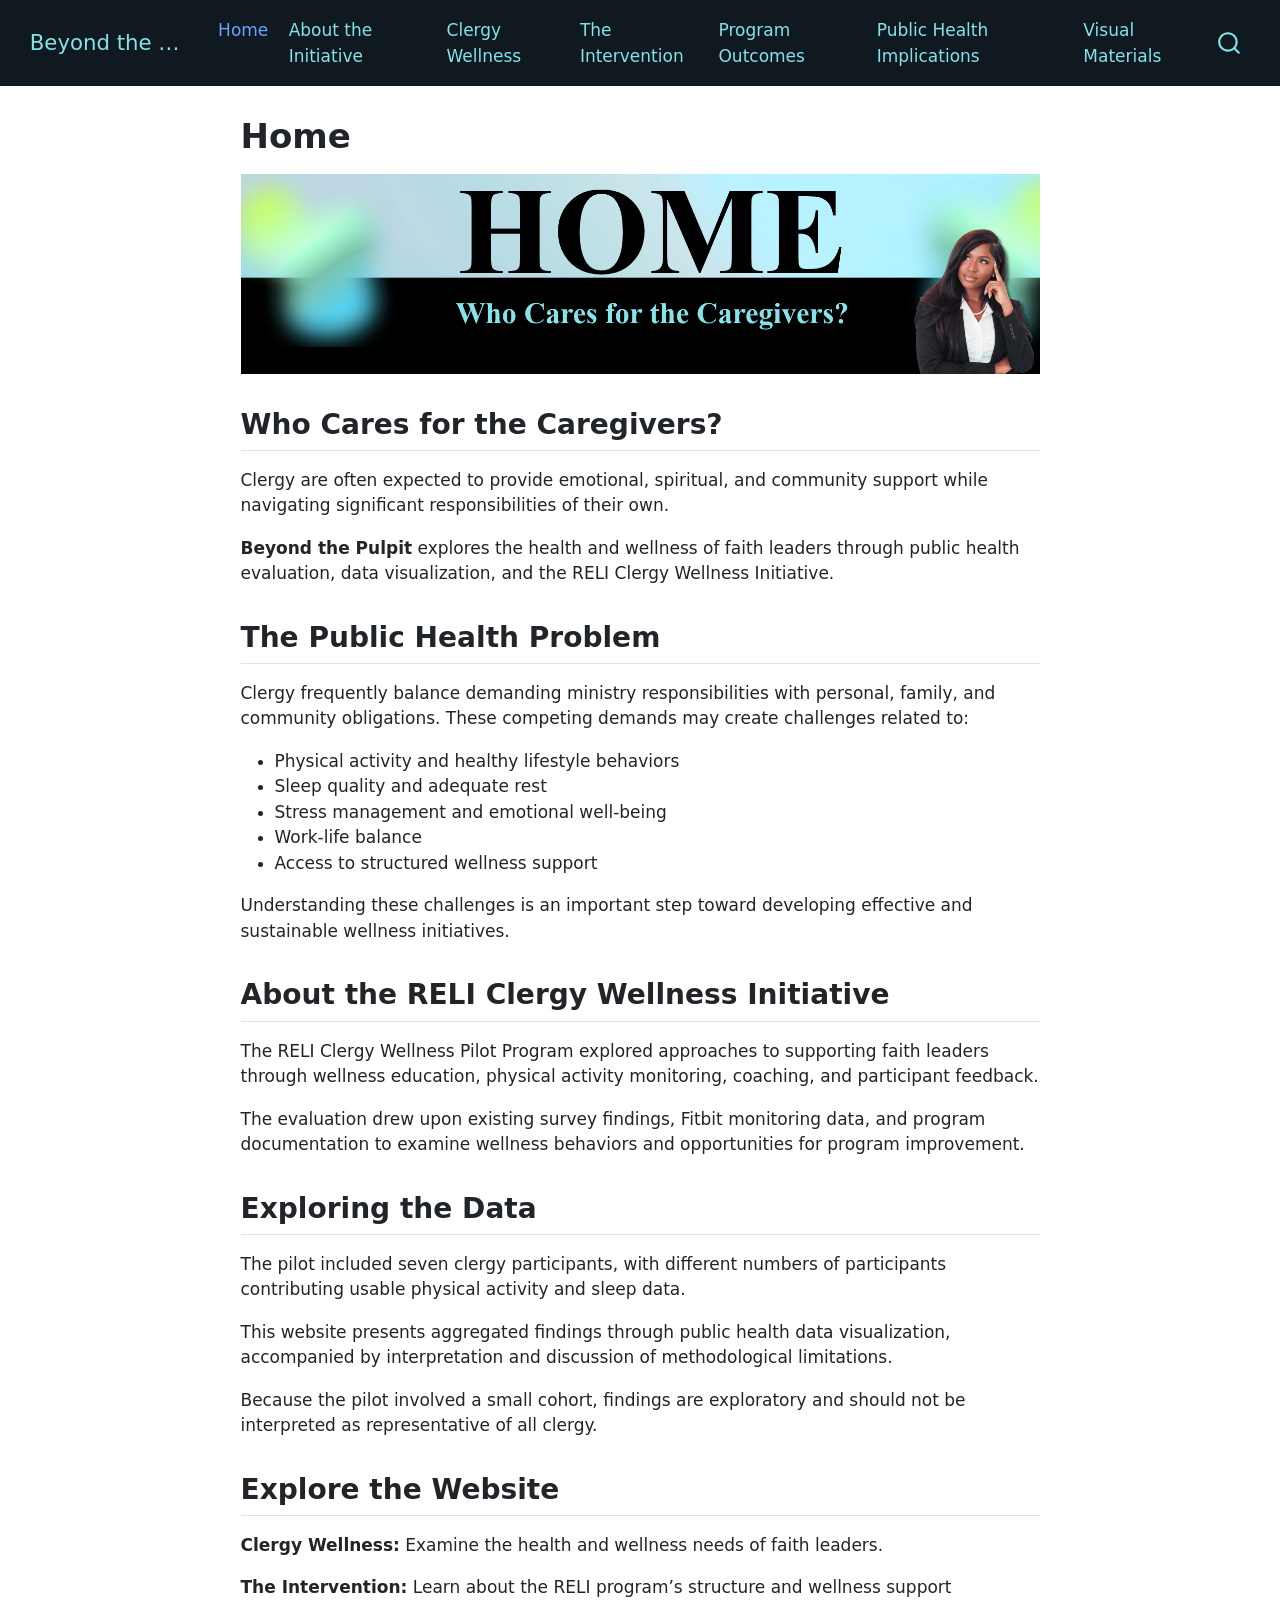
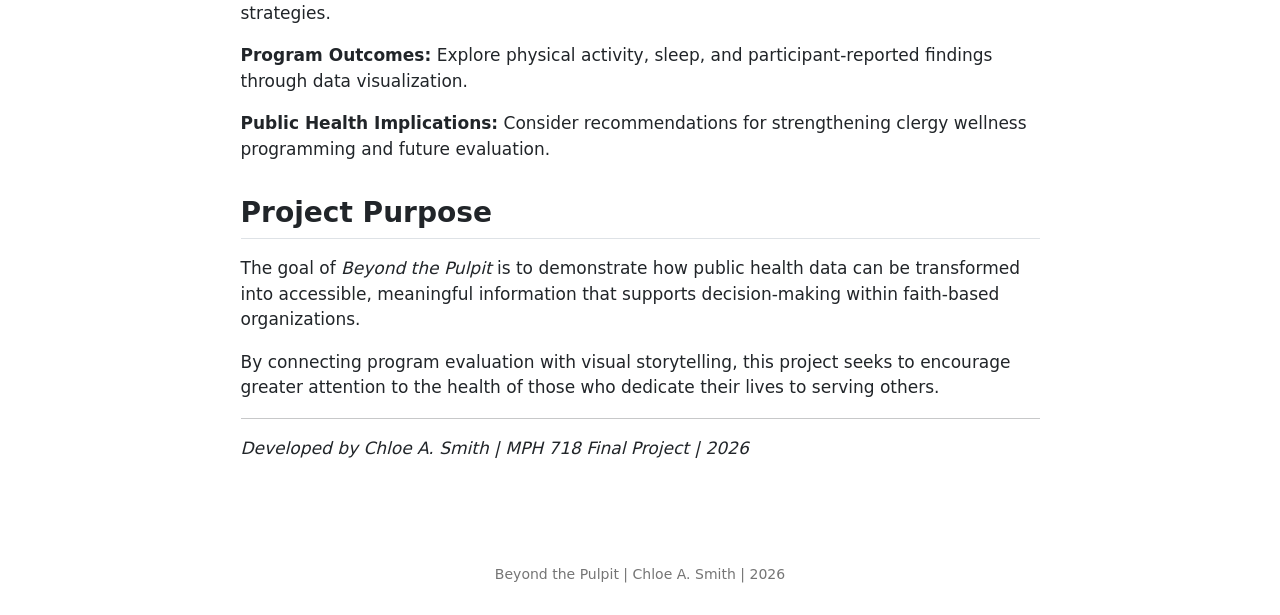
<file: docs/index.html>
<!DOCTYPE html>
<html xmlns="http://www.w3.org/1999/xhtml" lang="en" xml:lang="en"><head>

<meta charset="utf-8">
<meta name="generator" content="quarto-1.9.38">

<meta name="viewport" content="width=device-width, initial-scale=1.0, user-scalable=yes">


<title>Home – Beyond the Pulpit</title>
<style>
/* Default styles provided by pandoc.
** See https://pandoc.org/MANUAL.html#variables-for-html for config info.
*/
code{white-space: pre-wrap;}
span.smallcaps{font-variant: small-caps;}
div.columns{display: flex; gap: min(4vw, 1.5em);}
div.column{flex: auto; overflow-x: auto;}
div.hanging-indent{margin-left: 1.5em; text-indent: -1.5em;}
ul.task-list{list-style: none;}
ul.task-list li input[type="checkbox"] {
  width: 0.8em;
  margin: 0 0.8em 0.2em -1em; /* quarto-specific, see https://github.com/quarto-dev/quarto-cli/issues/4556 */ 
  vertical-align: middle;
}
</style>


<script src="site_libs/quarto-nav/quarto-nav.js"></script>
<script src="site_libs/quarto-nav/headroom.min.js"></script>
<script src="site_libs/clipboard/clipboard.min.js"></script>
<script src="site_libs/quarto-search/autocomplete.umd.js"></script>
<script src="site_libs/quarto-search/fuse.min.js"></script>
<script src="site_libs/quarto-search/quarto-search.js"></script>
<meta name="quarto:offset" content="./">
<script src="site_libs/quarto-html/quarto.js" type="module"></script>
<script src="site_libs/quarto-html/tabsets/tabsets.js" type="module"></script>
<script src="site_libs/quarto-html/popper.min.js"></script>
<script src="site_libs/quarto-html/tippy.umd.min.js"></script>
<script src="site_libs/quarto-html/anchor.min.js"></script>
<link href="site_libs/quarto-html/tippy.css" rel="stylesheet">
<link href="site_libs/quarto-html/quarto-syntax-highlighting-15634bcf2e68342d4ad2dfa704d543f6.css" rel="stylesheet" id="quarto-text-highlighting-styles">
<script src="site_libs/bootstrap/bootstrap.min.js"></script>
<link href="site_libs/bootstrap/bootstrap-icons.css" rel="stylesheet">
<link href="site_libs/bootstrap/bootstrap-82402274bdeec750b6f1151614a0f87e.min.css" rel="stylesheet" append-hash="true" id="quarto-bootstrap" data-mode="light">
<script id="quarto-search-options" type="application/json">{
  "location": "navbar",
  "copy-button": false,
  "collapse-after": 3,
  "panel-placement": "end",
  "type": "overlay",
  "limit": 50,
  "keyboard-shortcut": [
    "f",
    "/",
    "s"
  ],
  "show-item-context": false,
  "language": {
    "search-no-results-text": "No results",
    "search-matching-documents-text": "matching documents",
    "search-copy-link-title": "Copy link to search",
    "search-hide-matches-text": "Hide additional matches",
    "search-more-match-text": "more match in this document",
    "search-more-matches-text": "more matches in this document",
    "search-clear-button-title": "Clear",
    "search-text-placeholder": "",
    "search-detached-cancel-button-title": "Cancel",
    "search-submit-button-title": "Submit",
    "search-label": "Search"
  }
}</script>


</head>

<body class="nav-fixed fullcontent quarto-light">

<div id="quarto-search-results"></div>
  <header id="quarto-header" class="headroom fixed-top">
    <nav class="navbar navbar-expand-lg " data-bs-theme="dark">
      <div class="navbar-container container-fluid">
      <div class="navbar-brand-container mx-auto">
    <a class="navbar-brand" href="./index.html">
    <span class="navbar-title">Beyond the Pulpit</span>
    </a>
  </div>
            <div id="quarto-search" class="" title="Search"></div>
          <button class="navbar-toggler" type="button" data-bs-toggle="collapse" data-bs-target="#navbarCollapse" aria-controls="navbarCollapse" role="menu" aria-expanded="false" aria-label="Toggle navigation" onclick="if (window.quartoToggleHeadroom) { window.quartoToggleHeadroom(); }">
  <span class="navbar-toggler-icon"></span>
</button>
          <div class="collapse navbar-collapse" id="navbarCollapse">
            <ul class="navbar-nav navbar-nav-scroll me-auto">
  <li class="nav-item">
    <a class="nav-link active" href="./index.html" aria-current="page"> 
<span class="menu-text">Home</span></a>
  </li>  
  <li class="nav-item">
    <a class="nav-link" href="./about.html"> 
<span class="menu-text">About the Initiative</span></a>
  </li>  
  <li class="nav-item">
    <a class="nav-link" href="./Wellness.html"> 
<span class="menu-text">Clergy Wellness</span></a>
  </li>  
  <li class="nav-item">
    <a class="nav-link" href="./intervention.html"> 
<span class="menu-text">The Intervention</span></a>
  </li>  
  <li class="nav-item">
    <a class="nav-link" href="./outcomes.html"> 
<span class="menu-text">Program Outcomes</span></a>
  </li>  
  <li class="nav-item">
    <a class="nav-link" href="./Implications/implications.html"> 
<span class="menu-text">Public Health Implications</span></a>
  </li>  
  <li class="nav-item">
    <a class="nav-link" href="./visualmaterials.html"> 
<span class="menu-text">Visual Materials</span></a>
  </li>  
</ul>
          </div> <!-- /navcollapse -->
            <div class="quarto-navbar-tools">
</div>
      </div> <!-- /container-fluid -->
    </nav>
</header>
<!-- content -->
<div id="quarto-content" class="quarto-container page-columns page-rows-contents page-layout-article page-navbar">
<!-- sidebar -->
<!-- margin-sidebar -->
    
<!-- main -->
<main class="content" id="quarto-document-content">

<header id="title-block-header" class="quarto-title-block default">
<div class="quarto-title">
<h1 class="title">Home</h1>
</div>



<div class="quarto-title-meta">

    
  
    
  </div>
  


</header>


<p><img src="Images/CSmith_RStudioFinal_HomePage.png" class="img-fluid" style="width:100.0%"></p>
<section id="who-cares-for-the-caregivers" class="level2">
<h2 class="anchored" data-anchor-id="who-cares-for-the-caregivers">Who Cares for the Caregivers?</h2>
<p>Clergy are often expected to provide emotional, spiritual, and community support while navigating significant responsibilities of their own.</p>
<p><strong>Beyond the Pulpit</strong> explores the health and wellness of faith leaders through public health evaluation, data visualization, and the RELI Clergy Wellness Initiative.</p>
</section>
<section id="the-public-health-problem" class="level2">
<h2 class="anchored" data-anchor-id="the-public-health-problem">The Public Health Problem</h2>
<p>Clergy frequently balance demanding ministry responsibilities with personal, family, and community obligations. These competing demands may create challenges related to:</p>
<ul>
<li>Physical activity and healthy lifestyle behaviors</li>
<li>Sleep quality and adequate rest</li>
<li>Stress management and emotional well-being</li>
<li>Work-life balance</li>
<li>Access to structured wellness support</li>
</ul>
<p>Understanding these challenges is an important step toward developing effective and sustainable wellness initiatives.</p>
</section>
<section id="about-the-reli-clergy-wellness-initiative" class="level2">
<h2 class="anchored" data-anchor-id="about-the-reli-clergy-wellness-initiative">About the RELI Clergy Wellness Initiative</h2>
<p>The RELI Clergy Wellness Pilot Program explored approaches to supporting faith leaders through wellness education, physical activity monitoring, coaching, and participant feedback.</p>
<p>The evaluation drew upon existing survey findings, Fitbit monitoring data, and program documentation to examine wellness behaviors and opportunities for program improvement.</p>
</section>
<section id="exploring-the-data" class="level2">
<h2 class="anchored" data-anchor-id="exploring-the-data">Exploring the Data</h2>
<p>The pilot included seven clergy participants, with different numbers of participants contributing usable physical activity and sleep data.</p>
<p>This website presents aggregated findings through public health data visualization, accompanied by interpretation and discussion of methodological limitations.</p>
<p>Because the pilot involved a small cohort, findings are exploratory and should not be interpreted as representative of all clergy.</p>
</section>
<section id="explore-the-website" class="level2">
<h2 class="anchored" data-anchor-id="explore-the-website">Explore the Website</h2>
<p><strong>Clergy Wellness:</strong> Examine the health and wellness needs of faith leaders.</p>
<p><strong>The Intervention:</strong> Learn about the RELI program’s structure and wellness support strategies.</p>
<p><strong>Program Outcomes:</strong> Explore physical activity, sleep, and participant-reported findings through data visualization.</p>
<p><strong>Public Health Implications:</strong> Consider recommendations for strengthening clergy wellness programming and future evaluation.</p>
</section>
<section id="project-purpose" class="level2">
<h2 class="anchored" data-anchor-id="project-purpose">Project Purpose</h2>
<p>The goal of <em>Beyond the Pulpit</em> is to demonstrate how public health data can be transformed into accessible, meaningful information that supports decision-making within faith-based organizations.</p>
<p>By connecting program evaluation with visual storytelling, this project seeks to encourage greater attention to the health of those who dedicate their lives to serving others.</p>
<hr>
<p><em>Developed by Chloe A. Smith | MPH 718 Final Project | 2026</em></p>


</section>

</main> <!-- /main -->
<script id="quarto-html-after-body" type="application/javascript">
  window.document.addEventListener("DOMContentLoaded", function (event) {
    const icon = "";
    const anchorJS = new window.AnchorJS();
    anchorJS.options = {
      placement: 'right',
      icon: icon
    };
    anchorJS.add('.anchored');
    const isCodeAnnotation = (el) => {
      for (const clz of el.classList) {
        if (clz.startsWith('code-annotation-')) {                     
          return true;
        }
      }
      return false;
    }
    const onCopySuccess = function(e) {
      // button target
      const button = e.trigger;
      // don't keep focus
      button.blur();
      // flash "checked"
      button.classList.add('code-copy-button-checked');
      var currentTitle = button.getAttribute("title");
      button.setAttribute("title", "Copied!");
      let tooltip;
      if (window.bootstrap) {
        button.setAttribute("data-bs-toggle", "tooltip");
        button.setAttribute("data-bs-placement", "left");
        button.setAttribute("data-bs-title", "Copied!");
        tooltip = new bootstrap.Tooltip(button, 
          { trigger: "manual", 
            customClass: "code-copy-button-tooltip",
            offset: [0, -8]});
        tooltip.show();    
      }
      setTimeout(function() {
        if (tooltip) {
          tooltip.hide();
          button.removeAttribute("data-bs-title");
          button.removeAttribute("data-bs-toggle");
          button.removeAttribute("data-bs-placement");
        }
        button.setAttribute("title", currentTitle);
        button.classList.remove('code-copy-button-checked');
      }, 1000);
      // clear code selection
      e.clearSelection();
    }
    const getTextToCopy = function(trigger) {
      const outerScaffold = trigger.parentElement.cloneNode(true);
      const codeEl = outerScaffold.querySelector('code');
      for (const childEl of codeEl.children) {
        if (isCodeAnnotation(childEl)) {
          childEl.remove();
        }
      }
      return codeEl.innerText;
    }
    const clipboard = new window.ClipboardJS('.code-copy-button:not([data-in-quarto-modal])', {
      text: getTextToCopy
    });
    clipboard.on('success', onCopySuccess);
    if (window.document.getElementById('quarto-embedded-source-code-modal')) {
      const clipboardModal = new window.ClipboardJS('.code-copy-button[data-in-quarto-modal]', {
        text: getTextToCopy,
        container: window.document.getElementById('quarto-embedded-source-code-modal')
      });
      clipboardModal.on('success', onCopySuccess);
    }
      var localhostRegex = new RegExp(/^(?:http|https):\/\/localhost\:?[0-9]*\//);
      var mailtoRegex = new RegExp(/^mailto:/);
        var filterRegex = new RegExp('/' + window.location.host + '/');
      var isInternal = (href) => {
          return filterRegex.test(href) || localhostRegex.test(href) || mailtoRegex.test(href);
      }
      // Inspect non-navigation links and adorn them if external
     var links = window.document.querySelectorAll('a[href]:not(.nav-link):not(.navbar-brand):not(.toc-action):not(.sidebar-link):not(.sidebar-item-toggle):not(.pagination-link):not(.no-external):not([aria-hidden]):not(.dropdown-item):not(.quarto-navigation-tool):not(.about-link)');
      for (var i=0; i<links.length; i++) {
        const link = links[i];
        if (!isInternal(link.href)) {
          // undo the damage that might have been done by quarto-nav.js in the case of
          // links that we want to consider external
          if (link.dataset.originalHref !== undefined) {
            link.href = link.dataset.originalHref;
          }
        }
      }
    function tippyHover(el, contentFn, onTriggerFn, onUntriggerFn) {
      const config = {
        allowHTML: true,
        maxWidth: 500,
        delay: 100,
        arrow: false,
        appendTo: function(el) {
            return el.parentElement;
        },
        interactive: true,
        interactiveBorder: 10,
        theme: 'quarto',
        placement: 'bottom-start',
      };
      if (contentFn) {
        config.content = contentFn;
      }
      if (onTriggerFn) {
        config.onTrigger = onTriggerFn;
      }
      if (onUntriggerFn) {
        config.onUntrigger = onUntriggerFn;
      }
      window.tippy(el, config); 
    }
    const noterefs = window.document.querySelectorAll('a[role="doc-noteref"]');
    for (var i=0; i<noterefs.length; i++) {
      const ref = noterefs[i];
      tippyHover(ref, function() {
        // use id or data attribute instead here
        let href = ref.getAttribute('data-footnote-href') || ref.getAttribute('href');
        try { href = new URL(href).hash; } catch {}
        const id = href.replace(/^#\/?/, "");
        const note = window.document.getElementById(id);
        if (note) {
          return note.innerHTML;
        } else {
          return "";
        }
      });
    }
    const xrefs = window.document.querySelectorAll('a.quarto-xref');
    const processXRef = (id, note) => {
      // Strip column container classes
      const stripColumnClz = (el) => {
        el.classList.remove("page-full", "page-columns");
        if (el.children) {
          for (const child of el.children) {
            stripColumnClz(child);
          }
        }
      }
      stripColumnClz(note)
      if (id === null || id.startsWith('sec-')) {
        // Special case sections, only their first couple elements
        const container = document.createElement("div");
        if (note.children && note.children.length > 2) {
          container.appendChild(note.children[0].cloneNode(true));
          for (let i = 1; i < note.children.length; i++) {
            const child = note.children[i];
            if (child.tagName === "P" && child.innerText === "") {
              continue;
            } else {
              container.appendChild(child.cloneNode(true));
              break;
            }
          }
          if (window.Quarto?.typesetMath) {
            window.Quarto.typesetMath(container);
          }
          return container.innerHTML
        } else {
          if (window.Quarto?.typesetMath) {
            window.Quarto.typesetMath(note);
          }
          return note.innerHTML;
        }
      } else {
        // Remove any anchor links if they are present
        const anchorLink = note.querySelector('a.anchorjs-link');
        if (anchorLink) {
          anchorLink.remove();
        }
        if (window.Quarto?.typesetMath) {
          window.Quarto.typesetMath(note);
        }
        if (note.classList.contains("callout")) {
          return note.outerHTML;
        } else {
          return note.innerHTML;
        }
      }
    }
    for (var i=0; i<xrefs.length; i++) {
      const xref = xrefs[i];
      tippyHover(xref, undefined, function(instance) {
        instance.disable();
        let url = xref.getAttribute('href');
        let hash = undefined; 
        if (url.startsWith('#')) {
          hash = url;
        } else {
          try { hash = new URL(url).hash; } catch {}
        }
        if (hash) {
          const id = hash.replace(/^#\/?/, "");
          const note = window.document.getElementById(id);
          if (note !== null) {
            try {
              const html = processXRef(id, note.cloneNode(true));
              instance.setContent(html);
            } finally {
              instance.enable();
              instance.show();
            }
          } else {
            // See if we can fetch this
            fetch(url.split('#')[0])
            .then(res => res.text())
            .then(html => {
              const parser = new DOMParser();
              const htmlDoc = parser.parseFromString(html, "text/html");
              const note = htmlDoc.getElementById(id);
              if (note !== null) {
                const html = processXRef(id, note);
                instance.setContent(html);
              } 
            }).finally(() => {
              instance.enable();
              instance.show();
            });
          }
        } else {
          // See if we can fetch a full url (with no hash to target)
          // This is a special case and we should probably do some content thinning / targeting
          fetch(url)
          .then(res => res.text())
          .then(html => {
            const parser = new DOMParser();
            const htmlDoc = parser.parseFromString(html, "text/html");
            const note = htmlDoc.querySelector('main.content');
            if (note !== null) {
              // This should only happen for chapter cross references
              // (since there is no id in the URL)
              // remove the first header
              if (note.children.length > 0 && note.children[0].tagName === "HEADER") {
                note.children[0].remove();
              }
              const html = processXRef(null, note);
              instance.setContent(html);
            } 
          }).finally(() => {
            instance.enable();
            instance.show();
          });
        }
      }, function(instance) {
      });
    }
        let selectedAnnoteEl;
        const selectorForAnnotation = ( cell, annotation) => {
          let cellAttr = 'data-code-cell="' + cell + '"';
          let lineAttr = 'data-code-annotation="' +  annotation + '"';
          const selector = 'span[' + cellAttr + '][' + lineAttr + ']';
          return selector;
        }
        const selectCodeLines = (annoteEl) => {
          const doc = window.document;
          const targetCell = annoteEl.getAttribute("data-target-cell");
          const targetAnnotation = annoteEl.getAttribute("data-target-annotation");
          const annoteSpan = window.document.querySelector(selectorForAnnotation(targetCell, targetAnnotation));
          const lines = annoteSpan.getAttribute("data-code-lines").split(",");
          const lineIds = lines.map((line) => {
            return targetCell + "-" + line;
          })
          let top = null;
          let height = null;
          let parent = null;
          if (lineIds.length > 0) {
              //compute the position of the single el (top and bottom and make a div)
              const el = window.document.getElementById(lineIds[0]);
              top = el.offsetTop;
              height = el.offsetHeight;
              parent = el.parentElement.parentElement;
            if (lineIds.length > 1) {
              const lastEl = window.document.getElementById(lineIds[lineIds.length - 1]);
              const bottom = lastEl.offsetTop + lastEl.offsetHeight;
              height = bottom - top;
            }
            if (top !== null && height !== null && parent !== null) {
              // cook up a div (if necessary) and position it 
              let div = window.document.getElementById("code-annotation-line-highlight");
              if (div === null) {
                div = window.document.createElement("div");
                div.setAttribute("id", "code-annotation-line-highlight");
                div.style.position = 'absolute';
                parent.appendChild(div);
              }
              div.style.top = top - 2 + "px";
              div.style.height = height + 4 + "px";
              div.style.left = 0;
              let gutterDiv = window.document.getElementById("code-annotation-line-highlight-gutter");
              if (gutterDiv === null) {
                gutterDiv = window.document.createElement("div");
                gutterDiv.setAttribute("id", "code-annotation-line-highlight-gutter");
                gutterDiv.style.position = 'absolute';
                const codeCell = window.document.getElementById(targetCell);
                const gutter = codeCell.querySelector('.code-annotation-gutter');
                gutter.appendChild(gutterDiv);
              }
              gutterDiv.style.top = top - 2 + "px";
              gutterDiv.style.height = height + 4 + "px";
            }
            selectedAnnoteEl = annoteEl;
          }
        };
        const unselectCodeLines = () => {
          const elementsIds = ["code-annotation-line-highlight", "code-annotation-line-highlight-gutter"];
          elementsIds.forEach((elId) => {
            const div = window.document.getElementById(elId);
            if (div) {
              div.remove();
            }
          });
          selectedAnnoteEl = undefined;
        };
          // Handle positioning of the toggle
      window.addEventListener(
        "resize",
        throttle(() => {
          elRect = undefined;
          if (selectedAnnoteEl) {
            selectCodeLines(selectedAnnoteEl);
          }
        }, 10)
      );
      function throttle(fn, ms) {
      let throttle = false;
      let timer;
        return (...args) => {
          if(!throttle) { // first call gets through
              fn.apply(this, args);
              throttle = true;
          } else { // all the others get throttled
              if(timer) clearTimeout(timer); // cancel #2
              timer = setTimeout(() => {
                fn.apply(this, args);
                timer = throttle = false;
              }, ms);
          }
        };
      }
        // Attach click handler to the DT
        const annoteDls = window.document.querySelectorAll('dt[data-target-cell]');
        for (const annoteDlNode of annoteDls) {
          annoteDlNode.addEventListener('click', (event) => {
            const clickedEl = event.target;
            if (clickedEl !== selectedAnnoteEl) {
              unselectCodeLines();
              const activeEl = window.document.querySelector('dt[data-target-cell].code-annotation-active');
              if (activeEl) {
                activeEl.classList.remove('code-annotation-active');
              }
              selectCodeLines(clickedEl);
              clickedEl.classList.add('code-annotation-active');
            } else {
              // Unselect the line
              unselectCodeLines();
              clickedEl.classList.remove('code-annotation-active');
            }
          });
        }
    const findCites = (el) => {
      const parentEl = el.parentElement;
      if (parentEl) {
        const cites = parentEl.dataset.cites;
        if (cites) {
          return {
            el,
            cites: cites.split(' ')
          };
        } else {
          return findCites(el.parentElement)
        }
      } else {
        return undefined;
      }
    };
    var bibliorefs = window.document.querySelectorAll('a[role="doc-biblioref"]');
    for (var i=0; i<bibliorefs.length; i++) {
      const ref = bibliorefs[i];
      const citeInfo = findCites(ref);
      if (citeInfo) {
        tippyHover(citeInfo.el, function() {
          var popup = window.document.createElement('div');
          citeInfo.cites.forEach(function(cite) {
            var citeDiv = window.document.createElement('div');
            citeDiv.classList.add('hanging-indent');
            citeDiv.classList.add('csl-entry');
            var biblioDiv = window.document.getElementById('ref-' + cite);
            if (biblioDiv) {
              citeDiv.innerHTML = biblioDiv.innerHTML;
            }
            popup.appendChild(citeDiv);
          });
          return popup.innerHTML;
        });
      }
    }
  });
  </script>
</div> <!-- /content -->
<footer class="footer">
  <div class="nav-footer">
    <div class="nav-footer-left">
      &nbsp;
    </div>   
    <div class="nav-footer-center">
<p>Beyond the Pulpit | Chloe A. Smith | 2026</p>
</div>
    <div class="nav-footer-right">
      &nbsp;
    </div>
  </div>
</footer>




</body></html>
</file>
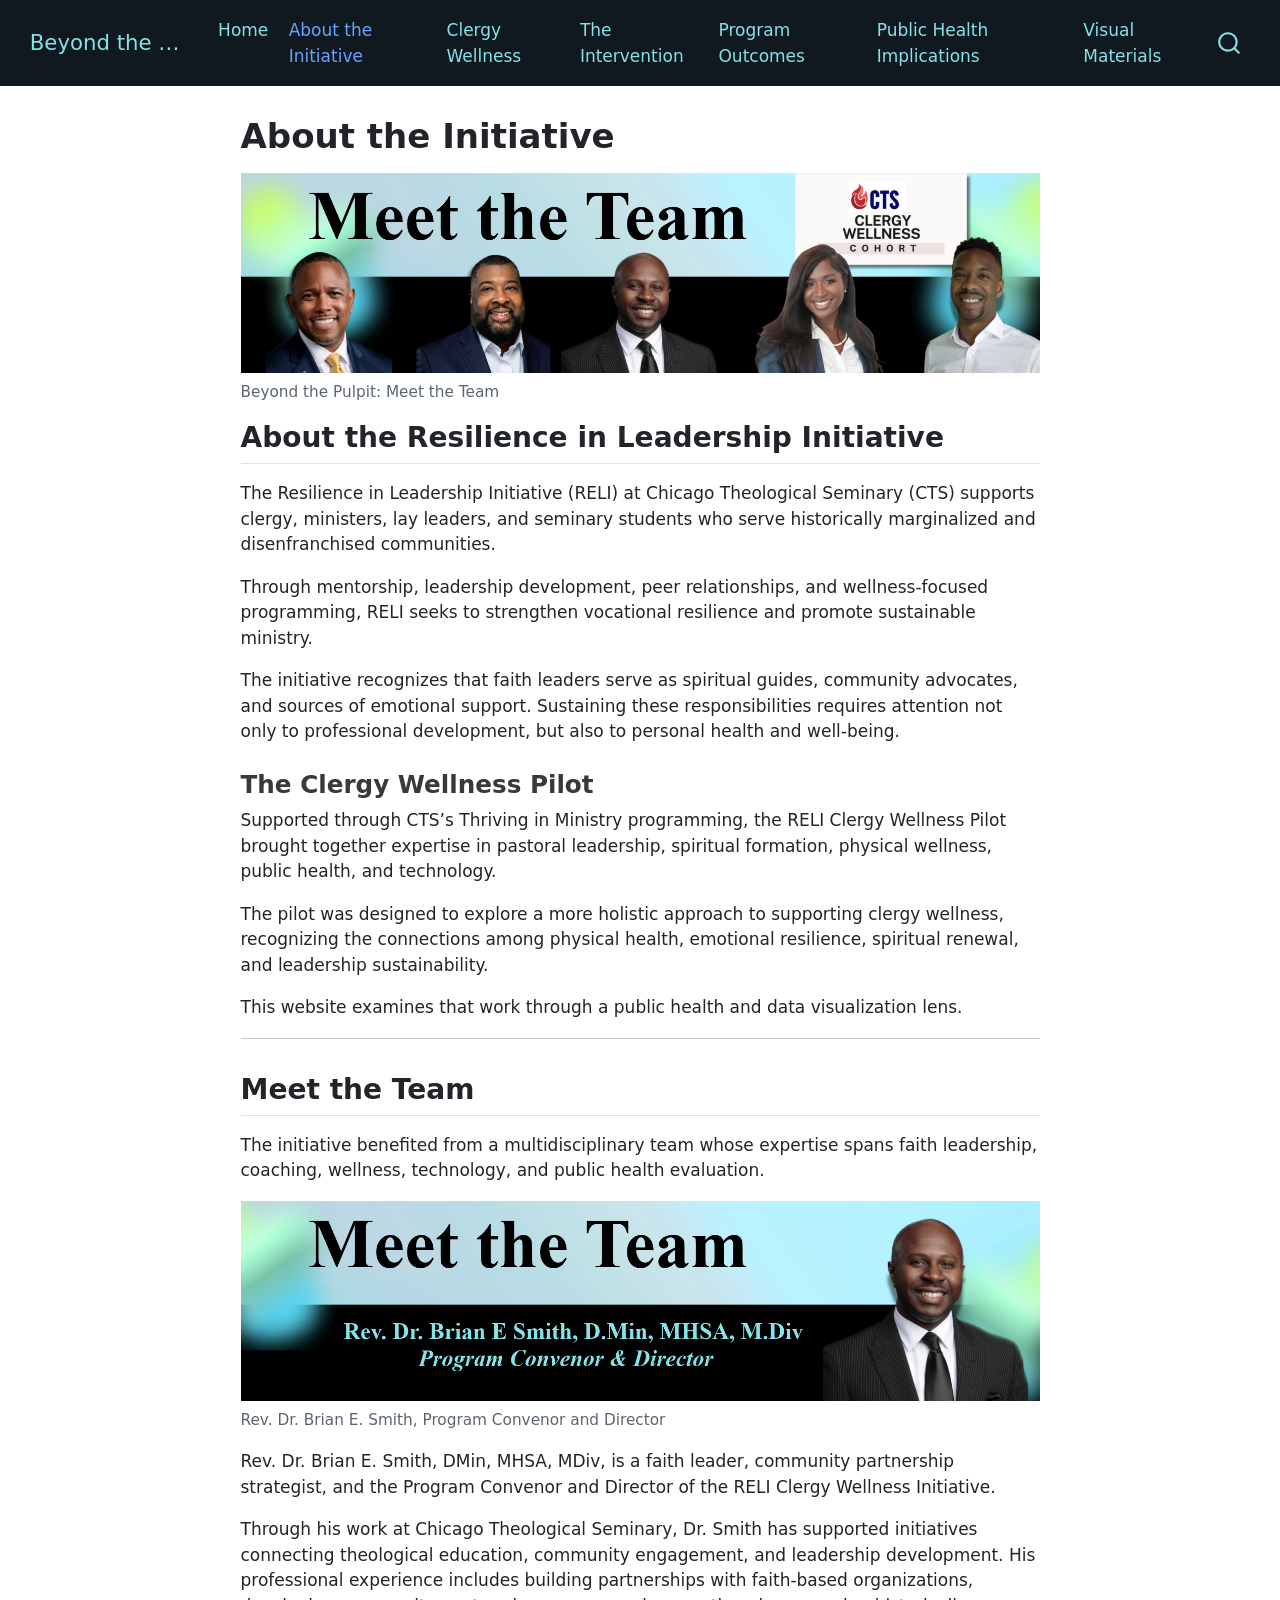
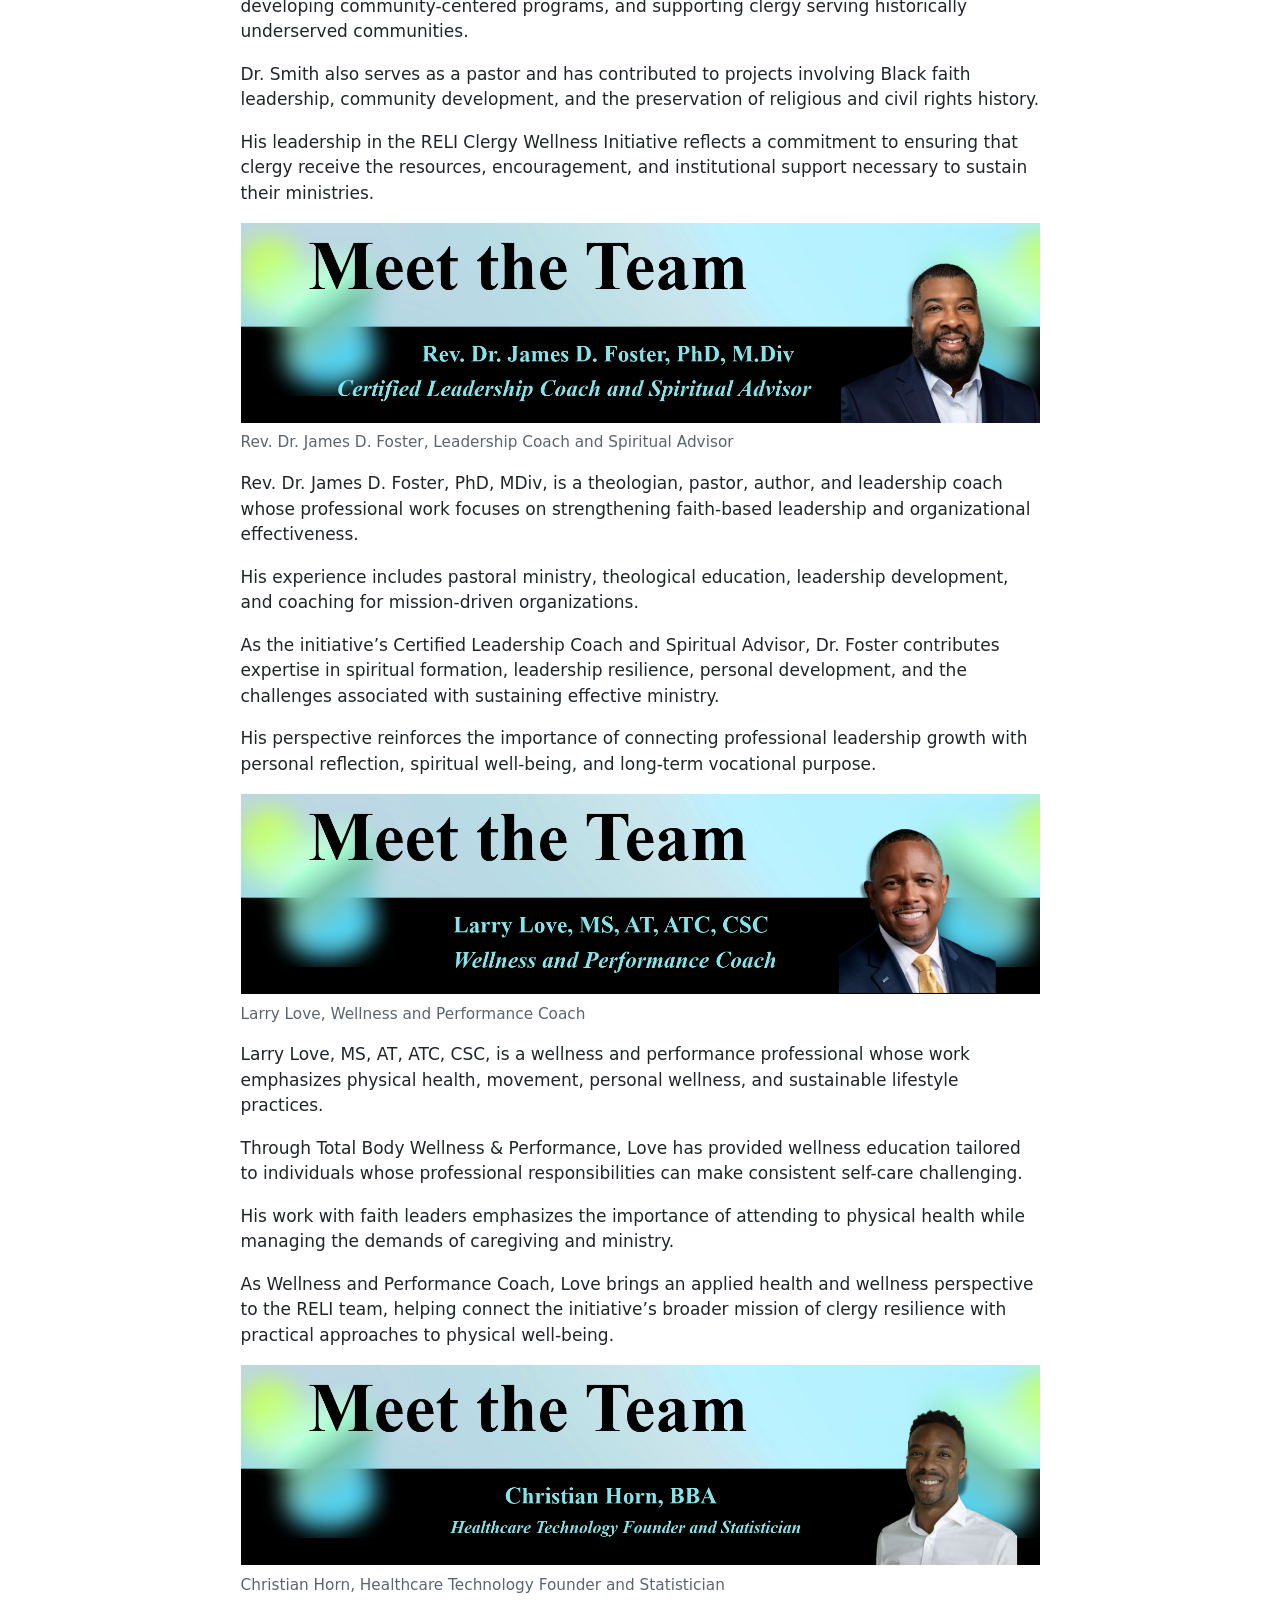
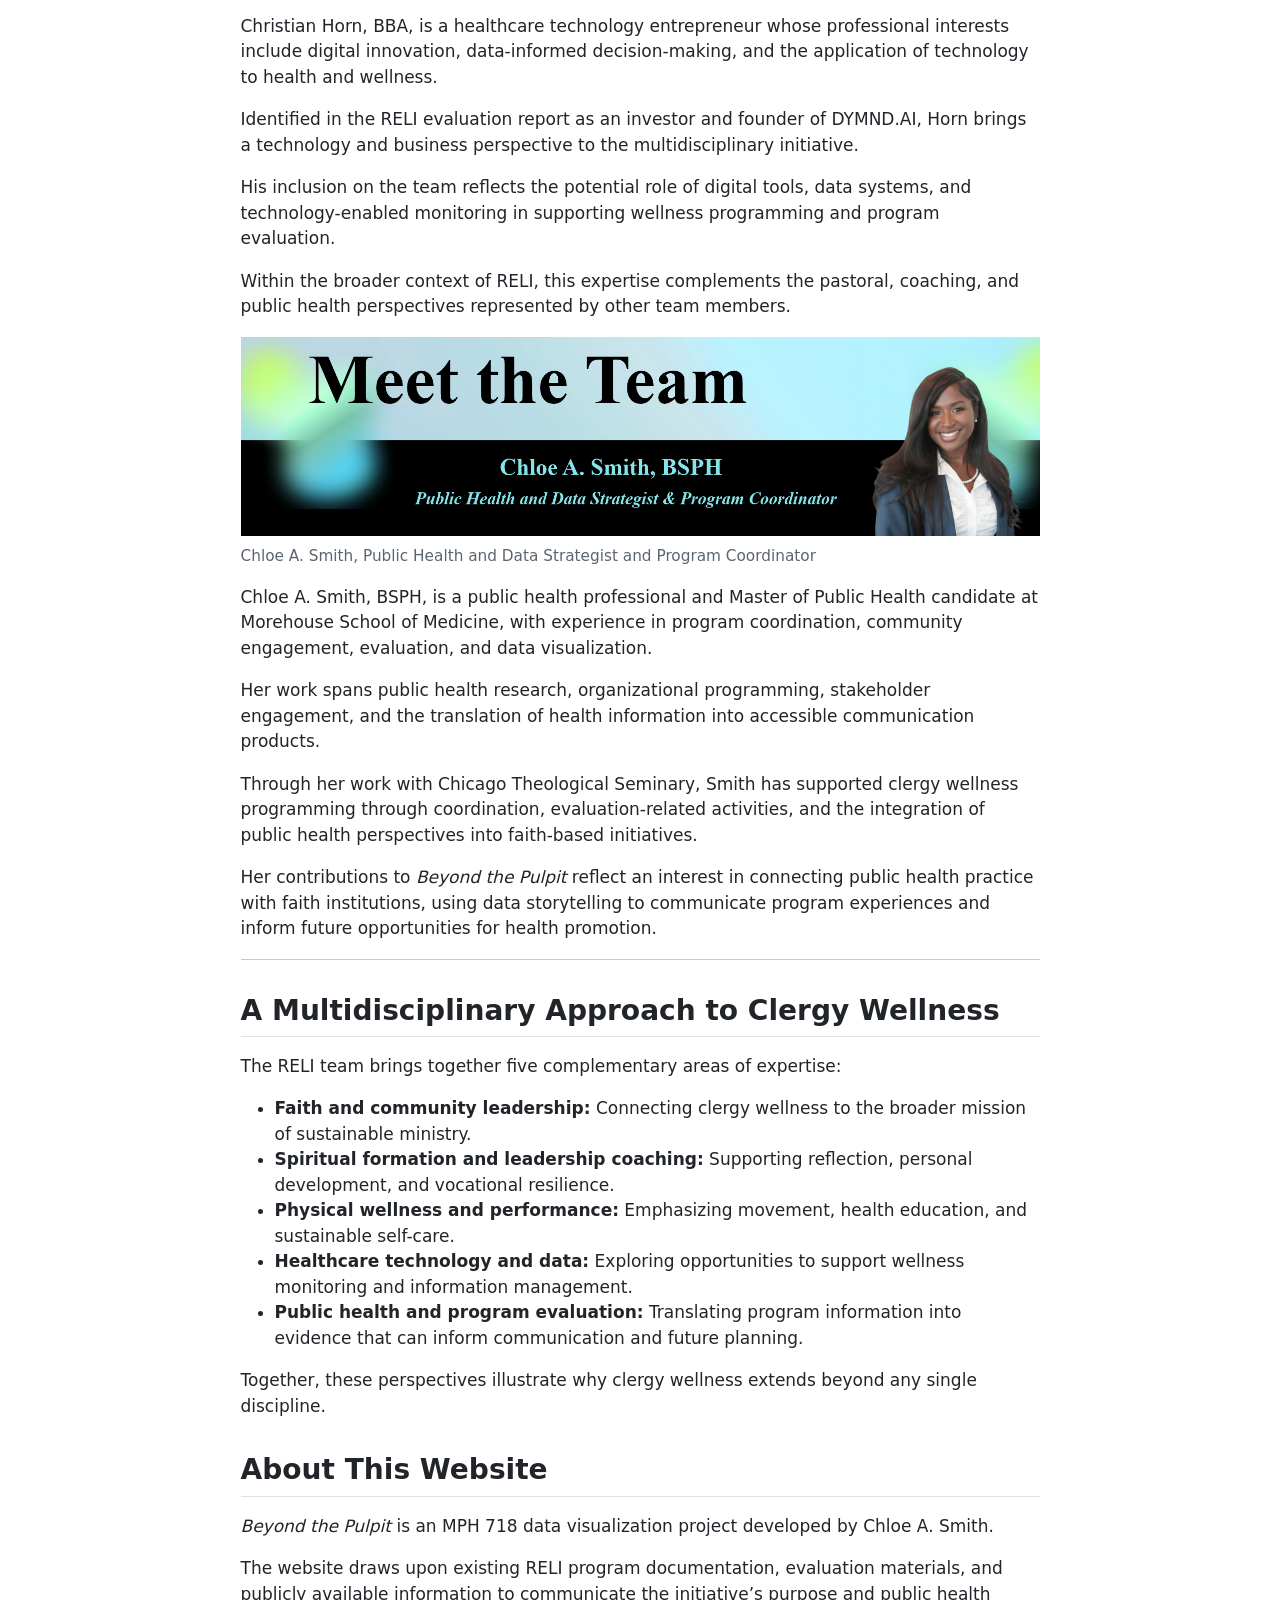
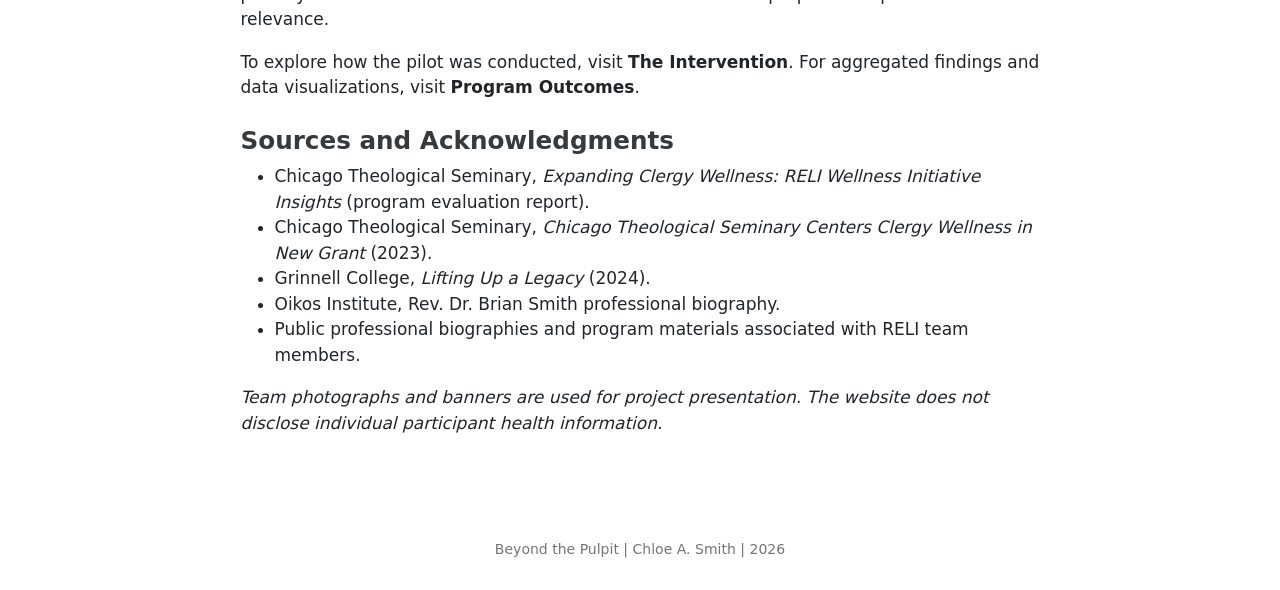
<file: docs/about.html>
<!DOCTYPE html>
<html xmlns="http://www.w3.org/1999/xhtml" lang="en" xml:lang="en"><head>

<meta charset="utf-8">
<meta name="generator" content="quarto-1.9.38">

<meta name="viewport" content="width=device-width, initial-scale=1.0, user-scalable=yes">


<title>About the Initiative – Beyond the Pulpit</title>
<style>
/* Default styles provided by pandoc.
** See https://pandoc.org/MANUAL.html#variables-for-html for config info.
*/
code{white-space: pre-wrap;}
span.smallcaps{font-variant: small-caps;}
div.columns{display: flex; gap: min(4vw, 1.5em);}
div.column{flex: auto; overflow-x: auto;}
div.hanging-indent{margin-left: 1.5em; text-indent: -1.5em;}
ul.task-list{list-style: none;}
ul.task-list li input[type="checkbox"] {
  width: 0.8em;
  margin: 0 0.8em 0.2em -1em; /* quarto-specific, see https://github.com/quarto-dev/quarto-cli/issues/4556 */ 
  vertical-align: middle;
}
</style>


<script src="site_libs/quarto-nav/quarto-nav.js"></script>
<script src="site_libs/quarto-nav/headroom.min.js"></script>
<script src="site_libs/clipboard/clipboard.min.js"></script>
<script src="site_libs/quarto-search/autocomplete.umd.js"></script>
<script src="site_libs/quarto-search/fuse.min.js"></script>
<script src="site_libs/quarto-search/quarto-search.js"></script>
<meta name="quarto:offset" content="./">
<script src="site_libs/quarto-html/quarto.js" type="module"></script>
<script src="site_libs/quarto-html/tabsets/tabsets.js" type="module"></script>
<script src="site_libs/quarto-html/popper.min.js"></script>
<script src="site_libs/quarto-html/tippy.umd.min.js"></script>
<script src="site_libs/quarto-html/anchor.min.js"></script>
<link href="site_libs/quarto-html/tippy.css" rel="stylesheet">
<link href="site_libs/quarto-html/quarto-syntax-highlighting-15634bcf2e68342d4ad2dfa704d543f6.css" rel="stylesheet" id="quarto-text-highlighting-styles">
<script src="site_libs/bootstrap/bootstrap.min.js"></script>
<link href="site_libs/bootstrap/bootstrap-icons.css" rel="stylesheet">
<link href="site_libs/bootstrap/bootstrap-625880706a9f51ffbf004a11ac6f3d21.min.css" rel="stylesheet" append-hash="true" id="quarto-bootstrap" data-mode="light">
<script id="quarto-search-options" type="application/json">{
  "location": "navbar",
  "copy-button": false,
  "collapse-after": 3,
  "panel-placement": "end",
  "type": "overlay",
  "limit": 50,
  "keyboard-shortcut": [
    "f",
    "/",
    "s"
  ],
  "show-item-context": false,
  "language": {
    "search-no-results-text": "No results",
    "search-matching-documents-text": "matching documents",
    "search-copy-link-title": "Copy link to search",
    "search-hide-matches-text": "Hide additional matches",
    "search-more-match-text": "more match in this document",
    "search-more-matches-text": "more matches in this document",
    "search-clear-button-title": "Clear",
    "search-text-placeholder": "",
    "search-detached-cancel-button-title": "Cancel",
    "search-submit-button-title": "Submit",
    "search-label": "Search"
  }
}</script>


</head>

<body class="nav-fixed fullcontent quarto-light">

<div id="quarto-search-results"></div>
  <header id="quarto-header" class="headroom fixed-top">
    <nav class="navbar navbar-expand-lg " data-bs-theme="dark">
      <div class="navbar-container container-fluid">
      <div class="navbar-brand-container mx-auto">
    <a class="navbar-brand" href="./index.html">
    <span class="navbar-title">Beyond the Pulpit</span>
    </a>
  </div>
            <div id="quarto-search" class="" title="Search"></div>
          <button class="navbar-toggler" type="button" data-bs-toggle="collapse" data-bs-target="#navbarCollapse" aria-controls="navbarCollapse" role="menu" aria-expanded="false" aria-label="Toggle navigation" onclick="if (window.quartoToggleHeadroom) { window.quartoToggleHeadroom(); }">
  <span class="navbar-toggler-icon"></span>
</button>
          <div class="collapse navbar-collapse" id="navbarCollapse">
            <ul class="navbar-nav navbar-nav-scroll me-auto">
  <li class="nav-item">
    <a class="nav-link" href="./index.html"> 
<span class="menu-text">Home</span></a>
  </li>  
  <li class="nav-item">
    <a class="nav-link active" href="./about.html" aria-current="page"> 
<span class="menu-text">About the Initiative</span></a>
  </li>  
  <li class="nav-item">
    <a class="nav-link" href="./Wellness.html"> 
<span class="menu-text">Clergy Wellness</span></a>
  </li>  
  <li class="nav-item">
    <a class="nav-link" href="./intervention.html"> 
<span class="menu-text">The Intervention</span></a>
  </li>  
  <li class="nav-item">
    <a class="nav-link" href="./outcomes.html"> 
<span class="menu-text">Program Outcomes</span></a>
  </li>  
  <li class="nav-item">
    <a class="nav-link" href="./Implications/implications.html"> 
<span class="menu-text">Public Health Implications</span></a>
  </li>  
  <li class="nav-item">
    <a class="nav-link" href="./visualmaterials.html"> 
<span class="menu-text">Visual Materials</span></a>
  </li>  
</ul>
          </div> <!-- /navcollapse -->
            <div class="quarto-navbar-tools">
</div>
      </div> <!-- /container-fluid -->
    </nav>
</header>
<!-- content -->
<div id="quarto-content" class="quarto-container page-columns page-rows-contents page-layout-article page-navbar">
<!-- sidebar -->
<!-- margin-sidebar -->
    
<!-- main -->
<main class="content" id="quarto-document-content"><header id="title-block-header" class="quarto-title-block"><h1 class="title display-7">About the Initiative</h1></header>

<header id="title-block-header">


</header>


<div class="quarto-figure quarto-figure-center">
<figure class="figure">
<p><img src="./Images/CSmith_RStudioFinal_MeettheTeamAll.png" class="img-fluid figure-img" style="width:100.0%"></p>
<figcaption>Beyond the Pulpit: Meet the Team</figcaption>
</figure>
</div>
<section id="about-the-resilience-in-leadership-initiative" class="level2">
<h2 class="anchored" data-anchor-id="about-the-resilience-in-leadership-initiative">About the Resilience in Leadership Initiative</h2>
<p>The Resilience in Leadership Initiative (RELI) at Chicago Theological Seminary (CTS) supports clergy, ministers, lay leaders, and seminary students who serve historically marginalized and disenfranchised communities.</p>
<p>Through mentorship, leadership development, peer relationships, and wellness-focused programming, RELI seeks to strengthen vocational resilience and promote sustainable ministry.</p>
<p>The initiative recognizes that faith leaders serve as spiritual guides, community advocates, and sources of emotional support. Sustaining these responsibilities requires attention not only to professional development, but also to personal health and well-being.</p>
<section id="the-clergy-wellness-pilot" class="level3">
<h3 class="anchored" data-anchor-id="the-clergy-wellness-pilot">The Clergy Wellness Pilot</h3>
<p>Supported through CTS’s Thriving in Ministry programming, the RELI Clergy Wellness Pilot brought together expertise in pastoral leadership, spiritual formation, physical wellness, public health, and technology.</p>
<p>The pilot was designed to explore a more holistic approach to supporting clergy wellness, recognizing the connections among physical health, emotional resilience, spiritual renewal, and leadership sustainability.</p>
<p>This website examines that work through a public health and data visualization lens.</p>
<hr>
</section>
</section>
<section id="meet-the-team" class="level2">
<h2 class="anchored" data-anchor-id="meet-the-team">Meet the Team</h2>
<p>The initiative benefited from a multidisciplinary team whose expertise spans faith leadership, coaching, wellness, technology, and public health evaluation.</p>
<div class="quarto-figure quarto-figure-center">
<figure class="figure">
<p><img src="./Images/CSmith_RStudioFinal_MeettheTeamBrian.png" class="img-fluid figure-img" style="width:100.0%"></p>
<figcaption>Rev.&nbsp;Dr.&nbsp;Brian E. Smith, Program Convenor and Director</figcaption>
</figure>
</div>
<p>Rev.&nbsp;Dr.&nbsp;Brian E. Smith, DMin, MHSA, MDiv, is a faith leader, community partnership strategist, and the Program Convenor and Director of the RELI Clergy Wellness Initiative.</p>
<p>Through his work at Chicago Theological Seminary, Dr.&nbsp;Smith has supported initiatives connecting theological education, community engagement, and leadership development. His professional experience includes building partnerships with faith-based organizations, developing community-centered programs, and supporting clergy serving historically underserved communities.</p>
<p>Dr.&nbsp;Smith also serves as a pastor and has contributed to projects involving Black faith leadership, community development, and the preservation of religious and civil rights history.</p>
<p>His leadership in the RELI Clergy Wellness Initiative reflects a commitment to ensuring that clergy receive the resources, encouragement, and institutional support necessary to sustain their ministries.</p>
<div class="quarto-figure quarto-figure-center">
<figure class="figure">
<p><img src="./Images/CSmith_RStudioFinal_MeettheTeamJames.png" class="img-fluid figure-img" style="width:100.0%"></p>
<figcaption>Rev.&nbsp;Dr.&nbsp;James D. Foster, Leadership Coach and Spiritual Advisor</figcaption>
</figure>
</div>
<p>Rev.&nbsp;Dr.&nbsp;James D. Foster, PhD, MDiv, is a theologian, pastor, author, and leadership coach whose professional work focuses on strengthening faith-based leadership and organizational effectiveness.</p>
<p>His experience includes pastoral ministry, theological education, leadership development, and coaching for mission-driven organizations.</p>
<p>As the initiative’s Certified Leadership Coach and Spiritual Advisor, Dr.&nbsp;Foster contributes expertise in spiritual formation, leadership resilience, personal development, and the challenges associated with sustaining effective ministry.</p>
<p>His perspective reinforces the importance of connecting professional leadership growth with personal reflection, spiritual well-being, and long-term vocational purpose.</p>
<div class="quarto-figure quarto-figure-center">
<figure class="figure">
<p><img src="./Images/CSmith_RStudioFinal_MeettheTeamLarry.png" class="img-fluid figure-img" style="width:100.0%"></p>
<figcaption>Larry Love, Wellness and Performance Coach</figcaption>
</figure>
</div>
<p>Larry Love, MS, AT, ATC, CSC, is a wellness and performance professional whose work emphasizes physical health, movement, personal wellness, and sustainable lifestyle practices.</p>
<p>Through Total Body Wellness &amp; Performance, Love has provided wellness education tailored to individuals whose professional responsibilities can make consistent self-care challenging.</p>
<p>His work with faith leaders emphasizes the importance of attending to physical health while managing the demands of caregiving and ministry.</p>
<p>As Wellness and Performance Coach, Love brings an applied health and wellness perspective to the RELI team, helping connect the initiative’s broader mission of clergy resilience with practical approaches to physical well-being.</p>
<div class="quarto-figure quarto-figure-center">
<figure class="figure">
<p><img src="./Images/CSmith_RStudioFinal_MeettheTeamChristian.png" class="img-fluid figure-img" style="width:100.0%"></p>
<figcaption>Christian Horn, Healthcare Technology Founder and Statistician</figcaption>
</figure>
</div>
<p>Christian Horn, BBA, is a healthcare technology entrepreneur whose professional interests include digital innovation, data-informed decision-making, and the application of technology to health and wellness.</p>
<p>Identified in the RELI evaluation report as an investor and founder of DYMND.AI, Horn brings a technology and business perspective to the multidisciplinary initiative.</p>
<p>His inclusion on the team reflects the potential role of digital tools, data systems, and technology-enabled monitoring in supporting wellness programming and program evaluation.</p>
<p>Within the broader context of RELI, this expertise complements the pastoral, coaching, and public health perspectives represented by other team members.</p>
<div class="quarto-figure quarto-figure-center">
<figure class="figure">
<p><img src="./Images/CSmith_RStudioFinal_MeettheTeamChloe.png" class="img-fluid figure-img" style="width:100.0%"></p>
<figcaption>Chloe A. Smith, Public Health and Data Strategist and Program Coordinator</figcaption>
</figure>
</div>
<p>Chloe A. Smith, BSPH, is a public health professional and Master of Public Health candidate at Morehouse School of Medicine, with experience in program coordination, community engagement, evaluation, and data visualization.</p>
<p>Her work spans public health research, organizational programming, stakeholder engagement, and the translation of health information into accessible communication products.</p>
<p>Through her work with Chicago Theological Seminary, Smith has supported clergy wellness programming through coordination, evaluation-related activities, and the integration of public health perspectives into faith-based initiatives.</p>
<p>Her contributions to <em>Beyond the Pulpit</em> reflect an interest in connecting public health practice with faith institutions, using data storytelling to communicate program experiences and inform future opportunities for health promotion.</p>
<hr>
</section>
<section id="a-multidisciplinary-approach-to-clergy-wellness" class="level2">
<h2 class="anchored" data-anchor-id="a-multidisciplinary-approach-to-clergy-wellness">A Multidisciplinary Approach to Clergy Wellness</h2>
<p>The RELI team brings together five complementary areas of expertise:</p>
<ul>
<li><strong>Faith and community leadership:</strong> Connecting clergy wellness to the broader mission of sustainable ministry.</li>
<li><strong>Spiritual formation and leadership coaching:</strong> Supporting reflection, personal development, and vocational resilience.</li>
<li><strong>Physical wellness and performance:</strong> Emphasizing movement, health education, and sustainable self-care.</li>
<li><strong>Healthcare technology and data:</strong> Exploring opportunities to support wellness monitoring and information management.</li>
<li><strong>Public health and program evaluation:</strong> Translating program information into evidence that can inform communication and future planning.</li>
</ul>
<p>Together, these perspectives illustrate why clergy wellness extends beyond any single discipline.</p>
</section>
<section id="about-this-website" class="level2">
<h2 class="anchored" data-anchor-id="about-this-website">About This Website</h2>
<p><em>Beyond the Pulpit</em> is an MPH 718 data visualization project developed by Chloe A. Smith.</p>
<p>The website draws upon existing RELI program documentation, evaluation materials, and publicly available information to communicate the initiative’s purpose and public health relevance.</p>
<p>To explore how the pilot was conducted, visit <strong>The Intervention</strong>. For aggregated findings and data visualizations, visit <strong>Program Outcomes</strong>.</p>
<section id="sources-and-acknowledgments" class="level3">
<h3 class="anchored" data-anchor-id="sources-and-acknowledgments">Sources and Acknowledgments</h3>
<ul>
<li>Chicago Theological Seminary, <em>Expanding Clergy Wellness: RELI Wellness Initiative Insights</em> (program evaluation report).</li>
<li>Chicago Theological Seminary, <em>Chicago Theological Seminary Centers Clergy Wellness in New Grant</em> (2023).</li>
<li>Grinnell College, <em>Lifting Up a Legacy</em> (2024).</li>
<li>Oikos Institute, Rev.&nbsp;Dr.&nbsp;Brian Smith professional biography.</li>
<li>Public professional biographies and program materials associated with RELI team members.</li>
</ul>
<p><em>Team photographs and banners are used for project presentation. The website does not disclose individual participant health information.</em></p>


</section>
</section>

</main> <!-- /main -->
<script id="quarto-html-after-body" type="application/javascript">
  window.document.addEventListener("DOMContentLoaded", function (event) {
    const icon = "";
    const anchorJS = new window.AnchorJS();
    anchorJS.options = {
      placement: 'right',
      icon: icon
    };
    anchorJS.add('.anchored');
    const isCodeAnnotation = (el) => {
      for (const clz of el.classList) {
        if (clz.startsWith('code-annotation-')) {                     
          return true;
        }
      }
      return false;
    }
    const onCopySuccess = function(e) {
      // button target
      const button = e.trigger;
      // don't keep focus
      button.blur();
      // flash "checked"
      button.classList.add('code-copy-button-checked');
      var currentTitle = button.getAttribute("title");
      button.setAttribute("title", "Copied!");
      let tooltip;
      if (window.bootstrap) {
        button.setAttribute("data-bs-toggle", "tooltip");
        button.setAttribute("data-bs-placement", "left");
        button.setAttribute("data-bs-title", "Copied!");
        tooltip = new bootstrap.Tooltip(button, 
          { trigger: "manual", 
            customClass: "code-copy-button-tooltip",
            offset: [0, -8]});
        tooltip.show();    
      }
      setTimeout(function() {
        if (tooltip) {
          tooltip.hide();
          button.removeAttribute("data-bs-title");
          button.removeAttribute("data-bs-toggle");
          button.removeAttribute("data-bs-placement");
        }
        button.setAttribute("title", currentTitle);
        button.classList.remove('code-copy-button-checked');
      }, 1000);
      // clear code selection
      e.clearSelection();
    }
    const getTextToCopy = function(trigger) {
      const outerScaffold = trigger.parentElement.cloneNode(true);
      const codeEl = outerScaffold.querySelector('code');
      for (const childEl of codeEl.children) {
        if (isCodeAnnotation(childEl)) {
          childEl.remove();
        }
      }
      return codeEl.innerText;
    }
    const clipboard = new window.ClipboardJS('.code-copy-button:not([data-in-quarto-modal])', {
      text: getTextToCopy
    });
    clipboard.on('success', onCopySuccess);
    if (window.document.getElementById('quarto-embedded-source-code-modal')) {
      const clipboardModal = new window.ClipboardJS('.code-copy-button[data-in-quarto-modal]', {
        text: getTextToCopy,
        container: window.document.getElementById('quarto-embedded-source-code-modal')
      });
      clipboardModal.on('success', onCopySuccess);
    }
      var localhostRegex = new RegExp(/^(?:http|https):\/\/localhost\:?[0-9]*\//);
      var mailtoRegex = new RegExp(/^mailto:/);
        var filterRegex = new RegExp('/' + window.location.host + '/');
      var isInternal = (href) => {
          return filterRegex.test(href) || localhostRegex.test(href) || mailtoRegex.test(href);
      }
      // Inspect non-navigation links and adorn them if external
     var links = window.document.querySelectorAll('a[href]:not(.nav-link):not(.navbar-brand):not(.toc-action):not(.sidebar-link):not(.sidebar-item-toggle):not(.pagination-link):not(.no-external):not([aria-hidden]):not(.dropdown-item):not(.quarto-navigation-tool):not(.about-link)');
      for (var i=0; i<links.length; i++) {
        const link = links[i];
        if (!isInternal(link.href)) {
          // undo the damage that might have been done by quarto-nav.js in the case of
          // links that we want to consider external
          if (link.dataset.originalHref !== undefined) {
            link.href = link.dataset.originalHref;
          }
        }
      }
    function tippyHover(el, contentFn, onTriggerFn, onUntriggerFn) {
      const config = {
        allowHTML: true,
        maxWidth: 500,
        delay: 100,
        arrow: false,
        appendTo: function(el) {
            return el.parentElement;
        },
        interactive: true,
        interactiveBorder: 10,
        theme: 'quarto',
        placement: 'bottom-start',
      };
      if (contentFn) {
        config.content = contentFn;
      }
      if (onTriggerFn) {
        config.onTrigger = onTriggerFn;
      }
      if (onUntriggerFn) {
        config.onUntrigger = onUntriggerFn;
      }
      window.tippy(el, config); 
    }
    const noterefs = window.document.querySelectorAll('a[role="doc-noteref"]');
    for (var i=0; i<noterefs.length; i++) {
      const ref = noterefs[i];
      tippyHover(ref, function() {
        // use id or data attribute instead here
        let href = ref.getAttribute('data-footnote-href') || ref.getAttribute('href');
        try { href = new URL(href).hash; } catch {}
        const id = href.replace(/^#\/?/, "");
        const note = window.document.getElementById(id);
        if (note) {
          return note.innerHTML;
        } else {
          return "";
        }
      });
    }
    const xrefs = window.document.querySelectorAll('a.quarto-xref');
    const processXRef = (id, note) => {
      // Strip column container classes
      const stripColumnClz = (el) => {
        el.classList.remove("page-full", "page-columns");
        if (el.children) {
          for (const child of el.children) {
            stripColumnClz(child);
          }
        }
      }
      stripColumnClz(note)
      if (id === null || id.startsWith('sec-')) {
        // Special case sections, only their first couple elements
        const container = document.createElement("div");
        if (note.children && note.children.length > 2) {
          container.appendChild(note.children[0].cloneNode(true));
          for (let i = 1; i < note.children.length; i++) {
            const child = note.children[i];
            if (child.tagName === "P" && child.innerText === "") {
              continue;
            } else {
              container.appendChild(child.cloneNode(true));
              break;
            }
          }
          if (window.Quarto?.typesetMath) {
            window.Quarto.typesetMath(container);
          }
          return container.innerHTML
        } else {
          if (window.Quarto?.typesetMath) {
            window.Quarto.typesetMath(note);
          }
          return note.innerHTML;
        }
      } else {
        // Remove any anchor links if they are present
        const anchorLink = note.querySelector('a.anchorjs-link');
        if (anchorLink) {
          anchorLink.remove();
        }
        if (window.Quarto?.typesetMath) {
          window.Quarto.typesetMath(note);
        }
        if (note.classList.contains("callout")) {
          return note.outerHTML;
        } else {
          return note.innerHTML;
        }
      }
    }
    for (var i=0; i<xrefs.length; i++) {
      const xref = xrefs[i];
      tippyHover(xref, undefined, function(instance) {
        instance.disable();
        let url = xref.getAttribute('href');
        let hash = undefined; 
        if (url.startsWith('#')) {
          hash = url;
        } else {
          try { hash = new URL(url).hash; } catch {}
        }
        if (hash) {
          const id = hash.replace(/^#\/?/, "");
          const note = window.document.getElementById(id);
          if (note !== null) {
            try {
              const html = processXRef(id, note.cloneNode(true));
              instance.setContent(html);
            } finally {
              instance.enable();
              instance.show();
            }
          } else {
            // See if we can fetch this
            fetch(url.split('#')[0])
            .then(res => res.text())
            .then(html => {
              const parser = new DOMParser();
              const htmlDoc = parser.parseFromString(html, "text/html");
              const note = htmlDoc.getElementById(id);
              if (note !== null) {
                const html = processXRef(id, note);
                instance.setContent(html);
              } 
            }).finally(() => {
              instance.enable();
              instance.show();
            });
          }
        } else {
          // See if we can fetch a full url (with no hash to target)
          // This is a special case and we should probably do some content thinning / targeting
          fetch(url)
          .then(res => res.text())
          .then(html => {
            const parser = new DOMParser();
            const htmlDoc = parser.parseFromString(html, "text/html");
            const note = htmlDoc.querySelector('main.content');
            if (note !== null) {
              // This should only happen for chapter cross references
              // (since there is no id in the URL)
              // remove the first header
              if (note.children.length > 0 && note.children[0].tagName === "HEADER") {
                note.children[0].remove();
              }
              const html = processXRef(null, note);
              instance.setContent(html);
            } 
          }).finally(() => {
            instance.enable();
            instance.show();
          });
        }
      }, function(instance) {
      });
    }
        let selectedAnnoteEl;
        const selectorForAnnotation = ( cell, annotation) => {
          let cellAttr = 'data-code-cell="' + cell + '"';
          let lineAttr = 'data-code-annotation="' +  annotation + '"';
          const selector = 'span[' + cellAttr + '][' + lineAttr + ']';
          return selector;
        }
        const selectCodeLines = (annoteEl) => {
          const doc = window.document;
          const targetCell = annoteEl.getAttribute("data-target-cell");
          const targetAnnotation = annoteEl.getAttribute("data-target-annotation");
          const annoteSpan = window.document.querySelector(selectorForAnnotation(targetCell, targetAnnotation));
          const lines = annoteSpan.getAttribute("data-code-lines").split(",");
          const lineIds = lines.map((line) => {
            return targetCell + "-" + line;
          })
          let top = null;
          let height = null;
          let parent = null;
          if (lineIds.length > 0) {
              //compute the position of the single el (top and bottom and make a div)
              const el = window.document.getElementById(lineIds[0]);
              top = el.offsetTop;
              height = el.offsetHeight;
              parent = el.parentElement.parentElement;
            if (lineIds.length > 1) {
              const lastEl = window.document.getElementById(lineIds[lineIds.length - 1]);
              const bottom = lastEl.offsetTop + lastEl.offsetHeight;
              height = bottom - top;
            }
            if (top !== null && height !== null && parent !== null) {
              // cook up a div (if necessary) and position it 
              let div = window.document.getElementById("code-annotation-line-highlight");
              if (div === null) {
                div = window.document.createElement("div");
                div.setAttribute("id", "code-annotation-line-highlight");
                div.style.position = 'absolute';
                parent.appendChild(div);
              }
              div.style.top = top - 2 + "px";
              div.style.height = height + 4 + "px";
              div.style.left = 0;
              let gutterDiv = window.document.getElementById("code-annotation-line-highlight-gutter");
              if (gutterDiv === null) {
                gutterDiv = window.document.createElement("div");
                gutterDiv.setAttribute("id", "code-annotation-line-highlight-gutter");
                gutterDiv.style.position = 'absolute';
                const codeCell = window.document.getElementById(targetCell);
                const gutter = codeCell.querySelector('.code-annotation-gutter');
                gutter.appendChild(gutterDiv);
              }
              gutterDiv.style.top = top - 2 + "px";
              gutterDiv.style.height = height + 4 + "px";
            }
            selectedAnnoteEl = annoteEl;
          }
        };
        const unselectCodeLines = () => {
          const elementsIds = ["code-annotation-line-highlight", "code-annotation-line-highlight-gutter"];
          elementsIds.forEach((elId) => {
            const div = window.document.getElementById(elId);
            if (div) {
              div.remove();
            }
          });
          selectedAnnoteEl = undefined;
        };
          // Handle positioning of the toggle
      window.addEventListener(
        "resize",
        throttle(() => {
          elRect = undefined;
          if (selectedAnnoteEl) {
            selectCodeLines(selectedAnnoteEl);
          }
        }, 10)
      );
      function throttle(fn, ms) {
      let throttle = false;
      let timer;
        return (...args) => {
          if(!throttle) { // first call gets through
              fn.apply(this, args);
              throttle = true;
          } else { // all the others get throttled
              if(timer) clearTimeout(timer); // cancel #2
              timer = setTimeout(() => {
                fn.apply(this, args);
                timer = throttle = false;
              }, ms);
          }
        };
      }
        // Attach click handler to the DT
        const annoteDls = window.document.querySelectorAll('dt[data-target-cell]');
        for (const annoteDlNode of annoteDls) {
          annoteDlNode.addEventListener('click', (event) => {
            const clickedEl = event.target;
            if (clickedEl !== selectedAnnoteEl) {
              unselectCodeLines();
              const activeEl = window.document.querySelector('dt[data-target-cell].code-annotation-active');
              if (activeEl) {
                activeEl.classList.remove('code-annotation-active');
              }
              selectCodeLines(clickedEl);
              clickedEl.classList.add('code-annotation-active');
            } else {
              // Unselect the line
              unselectCodeLines();
              clickedEl.classList.remove('code-annotation-active');
            }
          });
        }
    const findCites = (el) => {
      const parentEl = el.parentElement;
      if (parentEl) {
        const cites = parentEl.dataset.cites;
        if (cites) {
          return {
            el,
            cites: cites.split(' ')
          };
        } else {
          return findCites(el.parentElement)
        }
      } else {
        return undefined;
      }
    };
    var bibliorefs = window.document.querySelectorAll('a[role="doc-biblioref"]');
    for (var i=0; i<bibliorefs.length; i++) {
      const ref = bibliorefs[i];
      const citeInfo = findCites(ref);
      if (citeInfo) {
        tippyHover(citeInfo.el, function() {
          var popup = window.document.createElement('div');
          citeInfo.cites.forEach(function(cite) {
            var citeDiv = window.document.createElement('div');
            citeDiv.classList.add('hanging-indent');
            citeDiv.classList.add('csl-entry');
            var biblioDiv = window.document.getElementById('ref-' + cite);
            if (biblioDiv) {
              citeDiv.innerHTML = biblioDiv.innerHTML;
            }
            popup.appendChild(citeDiv);
          });
          return popup.innerHTML;
        });
      }
    }
  });
  </script>
</div> <!-- /content -->
<footer class="footer">
  <div class="nav-footer">
    <div class="nav-footer-left">
      &nbsp;
    </div>   
    <div class="nav-footer-center">
<p>Beyond the Pulpit | Chloe A. Smith | 2026</p>
</div>
    <div class="nav-footer-right">
      &nbsp;
    </div>
  </div>
</footer>




</body></html>
</file>
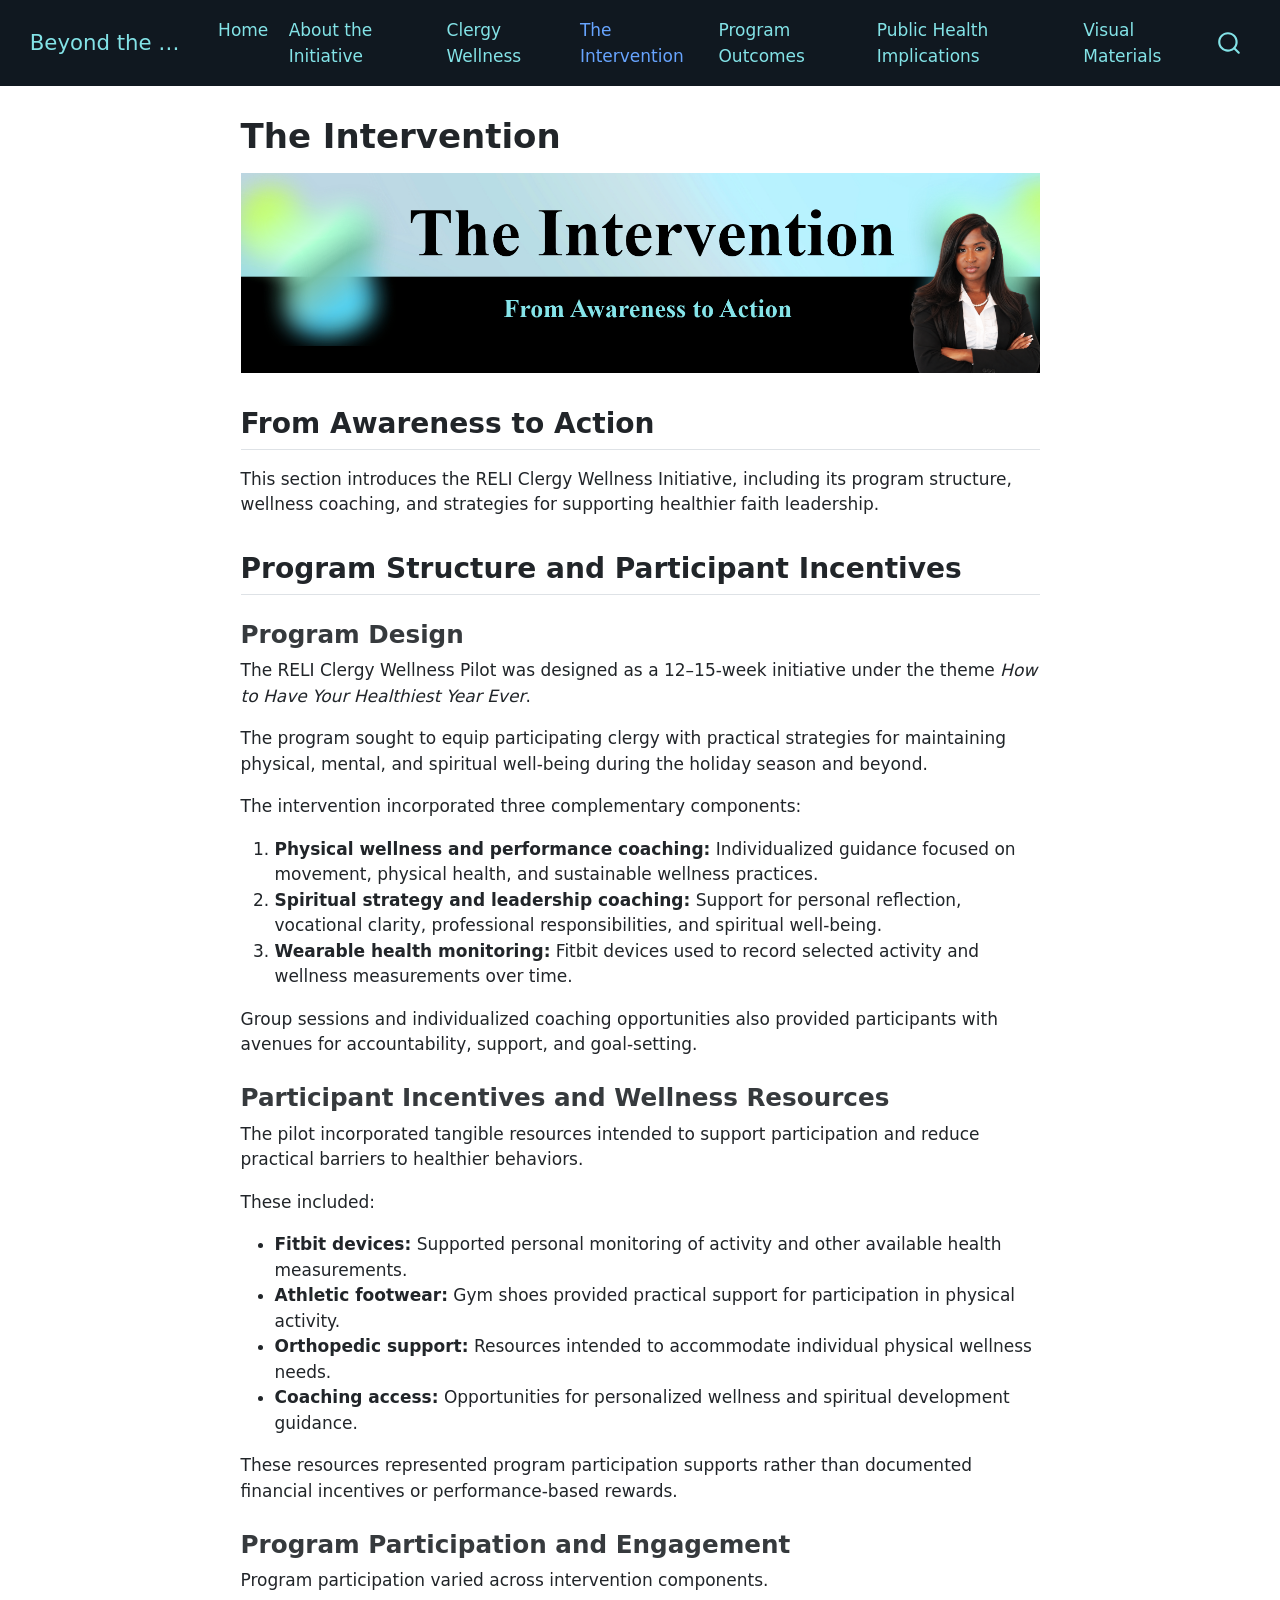
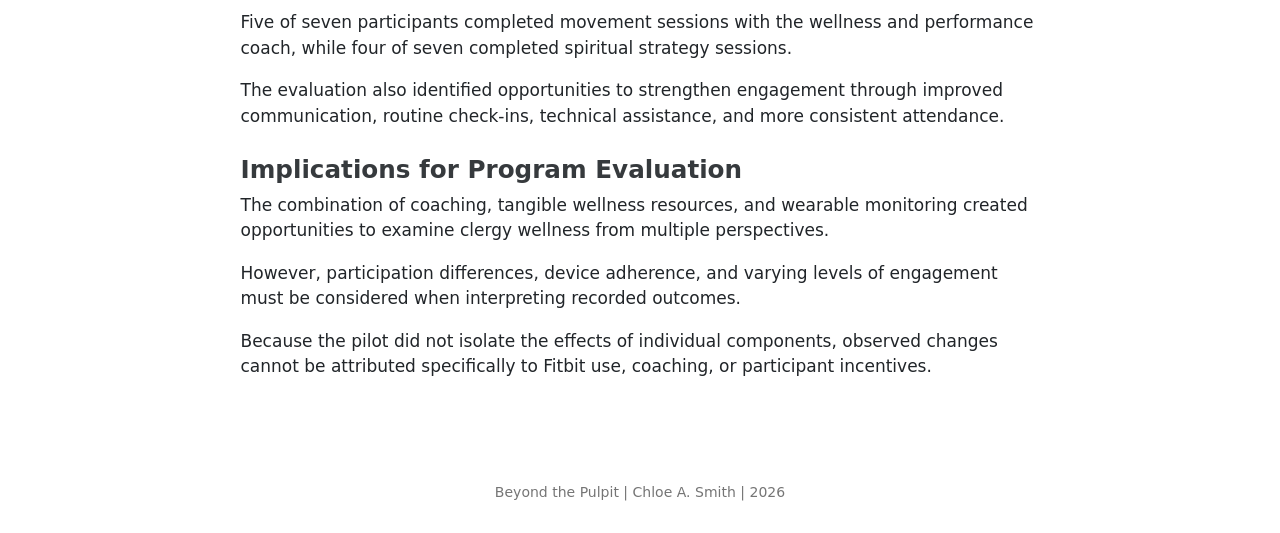
<file: docs/intervention.html>
<!DOCTYPE html>
<html xmlns="http://www.w3.org/1999/xhtml" lang="en" xml:lang="en"><head>

<meta charset="utf-8">
<meta name="generator" content="quarto-1.9.38">

<meta name="viewport" content="width=device-width, initial-scale=1.0, user-scalable=yes">


<title>The Intervention – Beyond the Pulpit</title>
<style>
/* Default styles provided by pandoc.
** See https://pandoc.org/MANUAL.html#variables-for-html for config info.
*/
code{white-space: pre-wrap;}
span.smallcaps{font-variant: small-caps;}
div.columns{display: flex; gap: min(4vw, 1.5em);}
div.column{flex: auto; overflow-x: auto;}
div.hanging-indent{margin-left: 1.5em; text-indent: -1.5em;}
ul.task-list{list-style: none;}
ul.task-list li input[type="checkbox"] {
  width: 0.8em;
  margin: 0 0.8em 0.2em -1em; /* quarto-specific, see https://github.com/quarto-dev/quarto-cli/issues/4556 */ 
  vertical-align: middle;
}
</style>


<script src="site_libs/quarto-nav/quarto-nav.js"></script>
<script src="site_libs/quarto-nav/headroom.min.js"></script>
<script src="site_libs/clipboard/clipboard.min.js"></script>
<script src="site_libs/quarto-search/autocomplete.umd.js"></script>
<script src="site_libs/quarto-search/fuse.min.js"></script>
<script src="site_libs/quarto-search/quarto-search.js"></script>
<meta name="quarto:offset" content="./">
<script src="site_libs/quarto-html/quarto.js" type="module"></script>
<script src="site_libs/quarto-html/tabsets/tabsets.js" type="module"></script>
<script src="site_libs/quarto-html/popper.min.js"></script>
<script src="site_libs/quarto-html/tippy.umd.min.js"></script>
<script src="site_libs/quarto-html/anchor.min.js"></script>
<link href="site_libs/quarto-html/tippy.css" rel="stylesheet">
<link href="site_libs/quarto-html/quarto-syntax-highlighting-15634bcf2e68342d4ad2dfa704d543f6.css" rel="stylesheet" id="quarto-text-highlighting-styles">
<script src="site_libs/bootstrap/bootstrap.min.js"></script>
<link href="site_libs/bootstrap/bootstrap-icons.css" rel="stylesheet">
<link href="site_libs/bootstrap/bootstrap-625880706a9f51ffbf004a11ac6f3d21.min.css" rel="stylesheet" append-hash="true" id="quarto-bootstrap" data-mode="light">
<script id="quarto-search-options" type="application/json">{
  "location": "navbar",
  "copy-button": false,
  "collapse-after": 3,
  "panel-placement": "end",
  "type": "overlay",
  "limit": 50,
  "keyboard-shortcut": [
    "f",
    "/",
    "s"
  ],
  "show-item-context": false,
  "language": {
    "search-no-results-text": "No results",
    "search-matching-documents-text": "matching documents",
    "search-copy-link-title": "Copy link to search",
    "search-hide-matches-text": "Hide additional matches",
    "search-more-match-text": "more match in this document",
    "search-more-matches-text": "more matches in this document",
    "search-clear-button-title": "Clear",
    "search-text-placeholder": "",
    "search-detached-cancel-button-title": "Cancel",
    "search-submit-button-title": "Submit",
    "search-label": "Search"
  }
}</script>


</head>

<body class="nav-fixed fullcontent quarto-light">

<div id="quarto-search-results"></div>
  <header id="quarto-header" class="headroom fixed-top">
    <nav class="navbar navbar-expand-lg " data-bs-theme="dark">
      <div class="navbar-container container-fluid">
      <div class="navbar-brand-container mx-auto">
    <a class="navbar-brand" href="./index.html">
    <span class="navbar-title">Beyond the Pulpit</span>
    </a>
  </div>
            <div id="quarto-search" class="" title="Search"></div>
          <button class="navbar-toggler" type="button" data-bs-toggle="collapse" data-bs-target="#navbarCollapse" aria-controls="navbarCollapse" role="menu" aria-expanded="false" aria-label="Toggle navigation" onclick="if (window.quartoToggleHeadroom) { window.quartoToggleHeadroom(); }">
  <span class="navbar-toggler-icon"></span>
</button>
          <div class="collapse navbar-collapse" id="navbarCollapse">
            <ul class="navbar-nav navbar-nav-scroll me-auto">
  <li class="nav-item">
    <a class="nav-link" href="./index.html"> 
<span class="menu-text">Home</span></a>
  </li>  
  <li class="nav-item">
    <a class="nav-link" href="./about.html"> 
<span class="menu-text">About the Initiative</span></a>
  </li>  
  <li class="nav-item">
    <a class="nav-link" href="./Wellness.html"> 
<span class="menu-text">Clergy Wellness</span></a>
  </li>  
  <li class="nav-item">
    <a class="nav-link active" href="./intervention.html" aria-current="page"> 
<span class="menu-text">The Intervention</span></a>
  </li>  
  <li class="nav-item">
    <a class="nav-link" href="./outcomes.html"> 
<span class="menu-text">Program Outcomes</span></a>
  </li>  
  <li class="nav-item">
    <a class="nav-link" href="./Implications/implications.html"> 
<span class="menu-text">Public Health Implications</span></a>
  </li>  
  <li class="nav-item">
    <a class="nav-link" href="./visualmaterials.html"> 
<span class="menu-text">Visual Materials</span></a>
  </li>  
</ul>
          </div> <!-- /navcollapse -->
            <div class="quarto-navbar-tools">
</div>
      </div> <!-- /container-fluid -->
    </nav>
</header>
<!-- content -->
<div id="quarto-content" class="quarto-container page-columns page-rows-contents page-layout-article page-navbar">
<!-- sidebar -->
<!-- margin-sidebar -->
    
<!-- main -->
<main class="content" id="quarto-document-content"><header id="title-block-header" class="quarto-title-block"><h1 class="title display-7">The Intervention</h1></header>

<header id="title-block-header">


</header>


<p><img src="Images/CSmith_RStudioFinal_TheIntervention.png" class="img-fluid" style="width:100.0%"></p>
<section id="from-awareness-to-action" class="level2">
<h2 class="anchored" data-anchor-id="from-awareness-to-action">From Awareness to Action</h2>
<p>This section introduces the RELI Clergy Wellness Initiative, including its program structure, wellness coaching, and strategies for supporting healthier faith leadership.</p>
</section>
<section id="program-structure-and-participant-incentives" class="level2">
<h2 class="anchored" data-anchor-id="program-structure-and-participant-incentives">Program Structure and Participant Incentives</h2>
<section id="program-design" class="level3">
<h3 class="anchored" data-anchor-id="program-design">Program Design</h3>
<p>The RELI Clergy Wellness Pilot was designed as a 12–15-week initiative under the theme <em>How to Have Your Healthiest Year Ever</em>.</p>
<p>The program sought to equip participating clergy with practical strategies for maintaining physical, mental, and spiritual well-being during the holiday season and beyond.</p>
<p>The intervention incorporated three complementary components:</p>
<ol type="1">
<li><strong>Physical wellness and performance coaching:</strong> Individualized guidance focused on movement, physical health, and sustainable wellness practices.</li>
<li><strong>Spiritual strategy and leadership coaching:</strong> Support for personal reflection, vocational clarity, professional responsibilities, and spiritual well-being.</li>
<li><strong>Wearable health monitoring:</strong> Fitbit devices used to record selected activity and wellness measurements over time.</li>
</ol>
<p>Group sessions and individualized coaching opportunities also provided participants with avenues for accountability, support, and goal-setting.</p>
</section>
<section id="participant-incentives-and-wellness-resources" class="level3">
<h3 class="anchored" data-anchor-id="participant-incentives-and-wellness-resources">Participant Incentives and Wellness Resources</h3>
<p>The pilot incorporated tangible resources intended to support participation and reduce practical barriers to healthier behaviors.</p>
<p>These included:</p>
<ul>
<li><strong>Fitbit devices:</strong> Supported personal monitoring of activity and other available health measurements.</li>
<li><strong>Athletic footwear:</strong> Gym shoes provided practical support for participation in physical activity.</li>
<li><strong>Orthopedic support:</strong> Resources intended to accommodate individual physical wellness needs.</li>
<li><strong>Coaching access:</strong> Opportunities for personalized wellness and spiritual development guidance.</li>
</ul>
<p>These resources represented program participation supports rather than documented financial incentives or performance-based rewards.</p>
</section>
<section id="program-participation-and-engagement" class="level3">
<h3 class="anchored" data-anchor-id="program-participation-and-engagement">Program Participation and Engagement</h3>
<p>Program participation varied across intervention components.</p>
<p>Five of seven participants completed movement sessions with the wellness and performance coach, while four of seven completed spiritual strategy sessions.</p>
<p>The evaluation also identified opportunities to strengthen engagement through improved communication, routine check-ins, technical assistance, and more consistent attendance.</p>
</section>
<section id="implications-for-program-evaluation" class="level3">
<h3 class="anchored" data-anchor-id="implications-for-program-evaluation">Implications for Program Evaluation</h3>
<p>The combination of coaching, tangible wellness resources, and wearable monitoring created opportunities to examine clergy wellness from multiple perspectives.</p>
<p>However, participation differences, device adherence, and varying levels of engagement must be considered when interpreting recorded outcomes.</p>
<p>Because the pilot did not isolate the effects of individual components, observed changes cannot be attributed specifically to Fitbit use, coaching, or participant incentives.</p>


</section>
</section>

</main> <!-- /main -->
<script id="quarto-html-after-body" type="application/javascript">
  window.document.addEventListener("DOMContentLoaded", function (event) {
    const icon = "";
    const anchorJS = new window.AnchorJS();
    anchorJS.options = {
      placement: 'right',
      icon: icon
    };
    anchorJS.add('.anchored');
    const isCodeAnnotation = (el) => {
      for (const clz of el.classList) {
        if (clz.startsWith('code-annotation-')) {                     
          return true;
        }
      }
      return false;
    }
    const onCopySuccess = function(e) {
      // button target
      const button = e.trigger;
      // don't keep focus
      button.blur();
      // flash "checked"
      button.classList.add('code-copy-button-checked');
      var currentTitle = button.getAttribute("title");
      button.setAttribute("title", "Copied!");
      let tooltip;
      if (window.bootstrap) {
        button.setAttribute("data-bs-toggle", "tooltip");
        button.setAttribute("data-bs-placement", "left");
        button.setAttribute("data-bs-title", "Copied!");
        tooltip = new bootstrap.Tooltip(button, 
          { trigger: "manual", 
            customClass: "code-copy-button-tooltip",
            offset: [0, -8]});
        tooltip.show();    
      }
      setTimeout(function() {
        if (tooltip) {
          tooltip.hide();
          button.removeAttribute("data-bs-title");
          button.removeAttribute("data-bs-toggle");
          button.removeAttribute("data-bs-placement");
        }
        button.setAttribute("title", currentTitle);
        button.classList.remove('code-copy-button-checked');
      }, 1000);
      // clear code selection
      e.clearSelection();
    }
    const getTextToCopy = function(trigger) {
      const outerScaffold = trigger.parentElement.cloneNode(true);
      const codeEl = outerScaffold.querySelector('code');
      for (const childEl of codeEl.children) {
        if (isCodeAnnotation(childEl)) {
          childEl.remove();
        }
      }
      return codeEl.innerText;
    }
    const clipboard = new window.ClipboardJS('.code-copy-button:not([data-in-quarto-modal])', {
      text: getTextToCopy
    });
    clipboard.on('success', onCopySuccess);
    if (window.document.getElementById('quarto-embedded-source-code-modal')) {
      const clipboardModal = new window.ClipboardJS('.code-copy-button[data-in-quarto-modal]', {
        text: getTextToCopy,
        container: window.document.getElementById('quarto-embedded-source-code-modal')
      });
      clipboardModal.on('success', onCopySuccess);
    }
      var localhostRegex = new RegExp(/^(?:http|https):\/\/localhost\:?[0-9]*\//);
      var mailtoRegex = new RegExp(/^mailto:/);
        var filterRegex = new RegExp('/' + window.location.host + '/');
      var isInternal = (href) => {
          return filterRegex.test(href) || localhostRegex.test(href) || mailtoRegex.test(href);
      }
      // Inspect non-navigation links and adorn them if external
     var links = window.document.querySelectorAll('a[href]:not(.nav-link):not(.navbar-brand):not(.toc-action):not(.sidebar-link):not(.sidebar-item-toggle):not(.pagination-link):not(.no-external):not([aria-hidden]):not(.dropdown-item):not(.quarto-navigation-tool):not(.about-link)');
      for (var i=0; i<links.length; i++) {
        const link = links[i];
        if (!isInternal(link.href)) {
          // undo the damage that might have been done by quarto-nav.js in the case of
          // links that we want to consider external
          if (link.dataset.originalHref !== undefined) {
            link.href = link.dataset.originalHref;
          }
        }
      }
    function tippyHover(el, contentFn, onTriggerFn, onUntriggerFn) {
      const config = {
        allowHTML: true,
        maxWidth: 500,
        delay: 100,
        arrow: false,
        appendTo: function(el) {
            return el.parentElement;
        },
        interactive: true,
        interactiveBorder: 10,
        theme: 'quarto',
        placement: 'bottom-start',
      };
      if (contentFn) {
        config.content = contentFn;
      }
      if (onTriggerFn) {
        config.onTrigger = onTriggerFn;
      }
      if (onUntriggerFn) {
        config.onUntrigger = onUntriggerFn;
      }
      window.tippy(el, config); 
    }
    const noterefs = window.document.querySelectorAll('a[role="doc-noteref"]');
    for (var i=0; i<noterefs.length; i++) {
      const ref = noterefs[i];
      tippyHover(ref, function() {
        // use id or data attribute instead here
        let href = ref.getAttribute('data-footnote-href') || ref.getAttribute('href');
        try { href = new URL(href).hash; } catch {}
        const id = href.replace(/^#\/?/, "");
        const note = window.document.getElementById(id);
        if (note) {
          return note.innerHTML;
        } else {
          return "";
        }
      });
    }
    const xrefs = window.document.querySelectorAll('a.quarto-xref');
    const processXRef = (id, note) => {
      // Strip column container classes
      const stripColumnClz = (el) => {
        el.classList.remove("page-full", "page-columns");
        if (el.children) {
          for (const child of el.children) {
            stripColumnClz(child);
          }
        }
      }
      stripColumnClz(note)
      if (id === null || id.startsWith('sec-')) {
        // Special case sections, only their first couple elements
        const container = document.createElement("div");
        if (note.children && note.children.length > 2) {
          container.appendChild(note.children[0].cloneNode(true));
          for (let i = 1; i < note.children.length; i++) {
            const child = note.children[i];
            if (child.tagName === "P" && child.innerText === "") {
              continue;
            } else {
              container.appendChild(child.cloneNode(true));
              break;
            }
          }
          if (window.Quarto?.typesetMath) {
            window.Quarto.typesetMath(container);
          }
          return container.innerHTML
        } else {
          if (window.Quarto?.typesetMath) {
            window.Quarto.typesetMath(note);
          }
          return note.innerHTML;
        }
      } else {
        // Remove any anchor links if they are present
        const anchorLink = note.querySelector('a.anchorjs-link');
        if (anchorLink) {
          anchorLink.remove();
        }
        if (window.Quarto?.typesetMath) {
          window.Quarto.typesetMath(note);
        }
        if (note.classList.contains("callout")) {
          return note.outerHTML;
        } else {
          return note.innerHTML;
        }
      }
    }
    for (var i=0; i<xrefs.length; i++) {
      const xref = xrefs[i];
      tippyHover(xref, undefined, function(instance) {
        instance.disable();
        let url = xref.getAttribute('href');
        let hash = undefined; 
        if (url.startsWith('#')) {
          hash = url;
        } else {
          try { hash = new URL(url).hash; } catch {}
        }
        if (hash) {
          const id = hash.replace(/^#\/?/, "");
          const note = window.document.getElementById(id);
          if (note !== null) {
            try {
              const html = processXRef(id, note.cloneNode(true));
              instance.setContent(html);
            } finally {
              instance.enable();
              instance.show();
            }
          } else {
            // See if we can fetch this
            fetch(url.split('#')[0])
            .then(res => res.text())
            .then(html => {
              const parser = new DOMParser();
              const htmlDoc = parser.parseFromString(html, "text/html");
              const note = htmlDoc.getElementById(id);
              if (note !== null) {
                const html = processXRef(id, note);
                instance.setContent(html);
              } 
            }).finally(() => {
              instance.enable();
              instance.show();
            });
          }
        } else {
          // See if we can fetch a full url (with no hash to target)
          // This is a special case and we should probably do some content thinning / targeting
          fetch(url)
          .then(res => res.text())
          .then(html => {
            const parser = new DOMParser();
            const htmlDoc = parser.parseFromString(html, "text/html");
            const note = htmlDoc.querySelector('main.content');
            if (note !== null) {
              // This should only happen for chapter cross references
              // (since there is no id in the URL)
              // remove the first header
              if (note.children.length > 0 && note.children[0].tagName === "HEADER") {
                note.children[0].remove();
              }
              const html = processXRef(null, note);
              instance.setContent(html);
            } 
          }).finally(() => {
            instance.enable();
            instance.show();
          });
        }
      }, function(instance) {
      });
    }
        let selectedAnnoteEl;
        const selectorForAnnotation = ( cell, annotation) => {
          let cellAttr = 'data-code-cell="' + cell + '"';
          let lineAttr = 'data-code-annotation="' +  annotation + '"';
          const selector = 'span[' + cellAttr + '][' + lineAttr + ']';
          return selector;
        }
        const selectCodeLines = (annoteEl) => {
          const doc = window.document;
          const targetCell = annoteEl.getAttribute("data-target-cell");
          const targetAnnotation = annoteEl.getAttribute("data-target-annotation");
          const annoteSpan = window.document.querySelector(selectorForAnnotation(targetCell, targetAnnotation));
          const lines = annoteSpan.getAttribute("data-code-lines").split(",");
          const lineIds = lines.map((line) => {
            return targetCell + "-" + line;
          })
          let top = null;
          let height = null;
          let parent = null;
          if (lineIds.length > 0) {
              //compute the position of the single el (top and bottom and make a div)
              const el = window.document.getElementById(lineIds[0]);
              top = el.offsetTop;
              height = el.offsetHeight;
              parent = el.parentElement.parentElement;
            if (lineIds.length > 1) {
              const lastEl = window.document.getElementById(lineIds[lineIds.length - 1]);
              const bottom = lastEl.offsetTop + lastEl.offsetHeight;
              height = bottom - top;
            }
            if (top !== null && height !== null && parent !== null) {
              // cook up a div (if necessary) and position it 
              let div = window.document.getElementById("code-annotation-line-highlight");
              if (div === null) {
                div = window.document.createElement("div");
                div.setAttribute("id", "code-annotation-line-highlight");
                div.style.position = 'absolute';
                parent.appendChild(div);
              }
              div.style.top = top - 2 + "px";
              div.style.height = height + 4 + "px";
              div.style.left = 0;
              let gutterDiv = window.document.getElementById("code-annotation-line-highlight-gutter");
              if (gutterDiv === null) {
                gutterDiv = window.document.createElement("div");
                gutterDiv.setAttribute("id", "code-annotation-line-highlight-gutter");
                gutterDiv.style.position = 'absolute';
                const codeCell = window.document.getElementById(targetCell);
                const gutter = codeCell.querySelector('.code-annotation-gutter');
                gutter.appendChild(gutterDiv);
              }
              gutterDiv.style.top = top - 2 + "px";
              gutterDiv.style.height = height + 4 + "px";
            }
            selectedAnnoteEl = annoteEl;
          }
        };
        const unselectCodeLines = () => {
          const elementsIds = ["code-annotation-line-highlight", "code-annotation-line-highlight-gutter"];
          elementsIds.forEach((elId) => {
            const div = window.document.getElementById(elId);
            if (div) {
              div.remove();
            }
          });
          selectedAnnoteEl = undefined;
        };
          // Handle positioning of the toggle
      window.addEventListener(
        "resize",
        throttle(() => {
          elRect = undefined;
          if (selectedAnnoteEl) {
            selectCodeLines(selectedAnnoteEl);
          }
        }, 10)
      );
      function throttle(fn, ms) {
      let throttle = false;
      let timer;
        return (...args) => {
          if(!throttle) { // first call gets through
              fn.apply(this, args);
              throttle = true;
          } else { // all the others get throttled
              if(timer) clearTimeout(timer); // cancel #2
              timer = setTimeout(() => {
                fn.apply(this, args);
                timer = throttle = false;
              }, ms);
          }
        };
      }
        // Attach click handler to the DT
        const annoteDls = window.document.querySelectorAll('dt[data-target-cell]');
        for (const annoteDlNode of annoteDls) {
          annoteDlNode.addEventListener('click', (event) => {
            const clickedEl = event.target;
            if (clickedEl !== selectedAnnoteEl) {
              unselectCodeLines();
              const activeEl = window.document.querySelector('dt[data-target-cell].code-annotation-active');
              if (activeEl) {
                activeEl.classList.remove('code-annotation-active');
              }
              selectCodeLines(clickedEl);
              clickedEl.classList.add('code-annotation-active');
            } else {
              // Unselect the line
              unselectCodeLines();
              clickedEl.classList.remove('code-annotation-active');
            }
          });
        }
    const findCites = (el) => {
      const parentEl = el.parentElement;
      if (parentEl) {
        const cites = parentEl.dataset.cites;
        if (cites) {
          return {
            el,
            cites: cites.split(' ')
          };
        } else {
          return findCites(el.parentElement)
        }
      } else {
        return undefined;
      }
    };
    var bibliorefs = window.document.querySelectorAll('a[role="doc-biblioref"]');
    for (var i=0; i<bibliorefs.length; i++) {
      const ref = bibliorefs[i];
      const citeInfo = findCites(ref);
      if (citeInfo) {
        tippyHover(citeInfo.el, function() {
          var popup = window.document.createElement('div');
          citeInfo.cites.forEach(function(cite) {
            var citeDiv = window.document.createElement('div');
            citeDiv.classList.add('hanging-indent');
            citeDiv.classList.add('csl-entry');
            var biblioDiv = window.document.getElementById('ref-' + cite);
            if (biblioDiv) {
              citeDiv.innerHTML = biblioDiv.innerHTML;
            }
            popup.appendChild(citeDiv);
          });
          return popup.innerHTML;
        });
      }
    }
  });
  </script>
</div> <!-- /content -->
<footer class="footer">
  <div class="nav-footer">
    <div class="nav-footer-left">
      &nbsp;
    </div>   
    <div class="nav-footer-center">
<p>Beyond the Pulpit | Chloe A. Smith | 2026</p>
</div>
    <div class="nav-footer-right">
      &nbsp;
    </div>
  </div>
</footer>




</body></html>
</file>
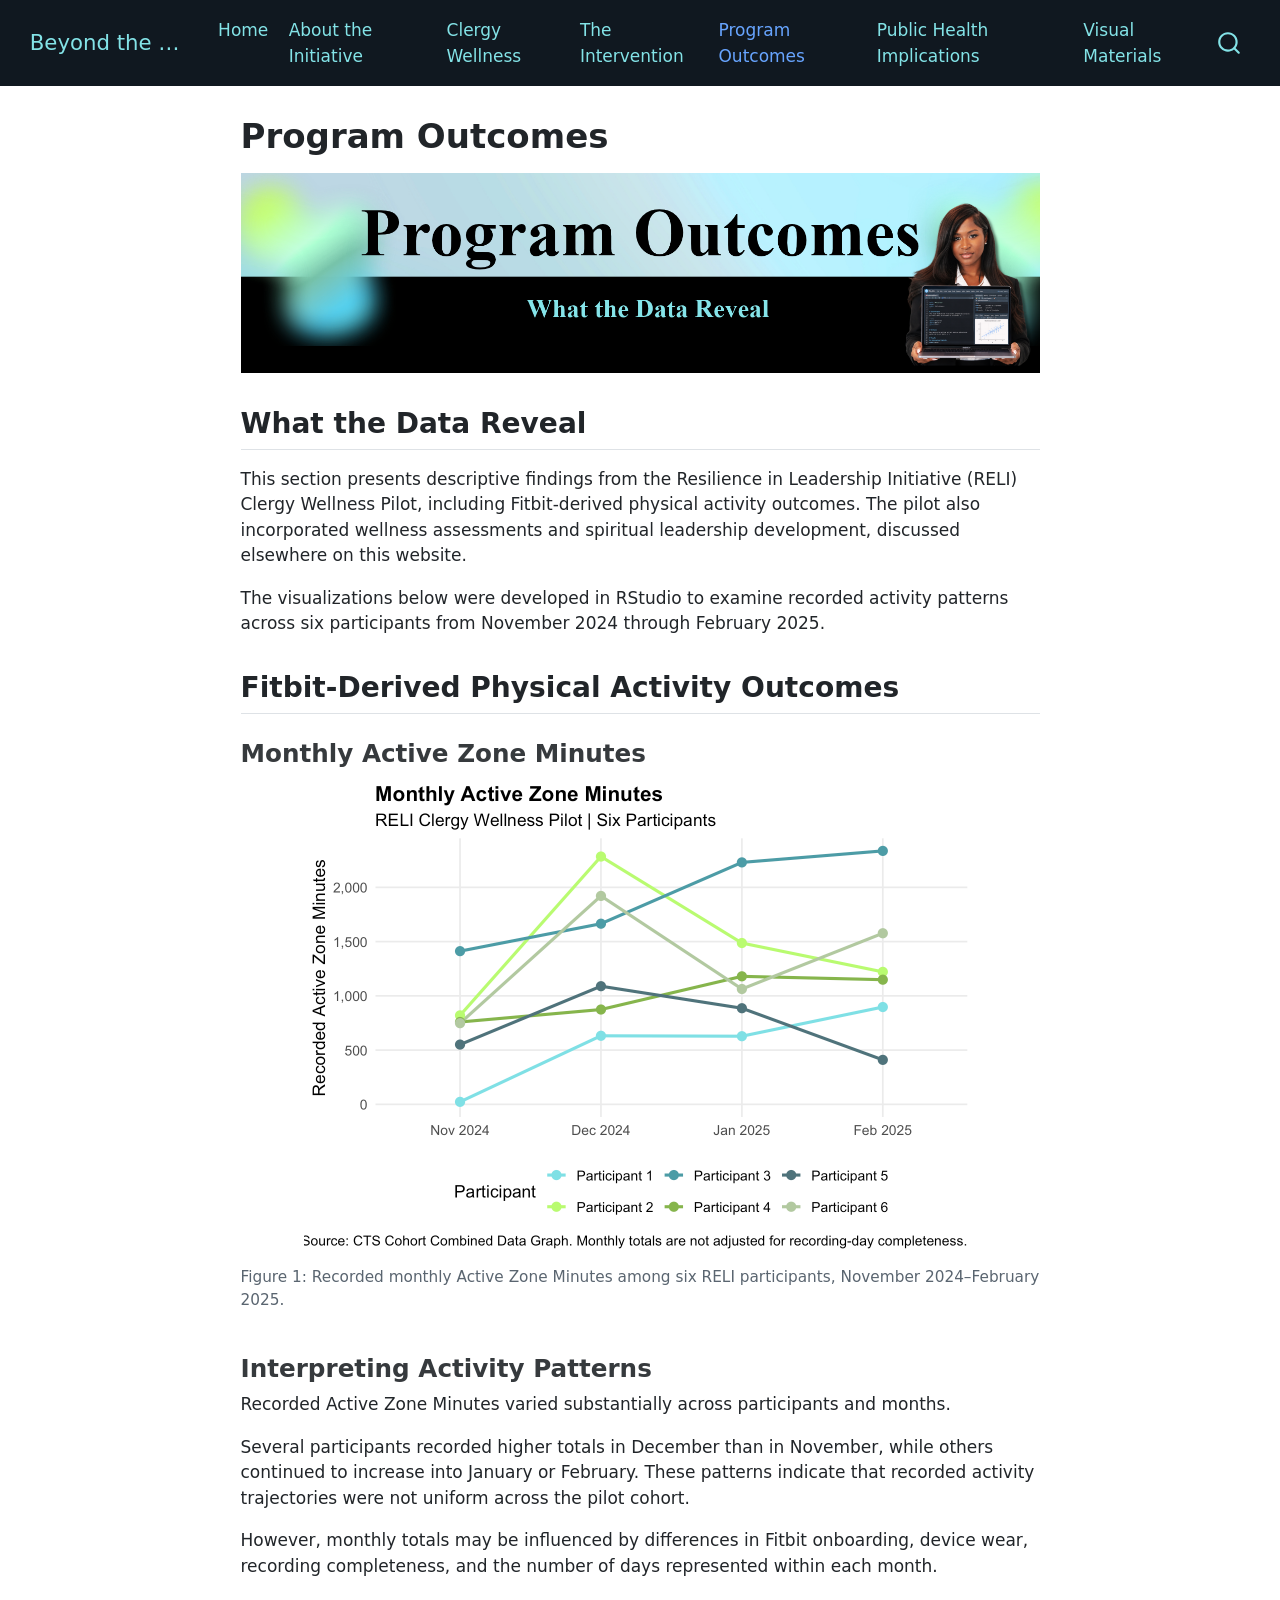
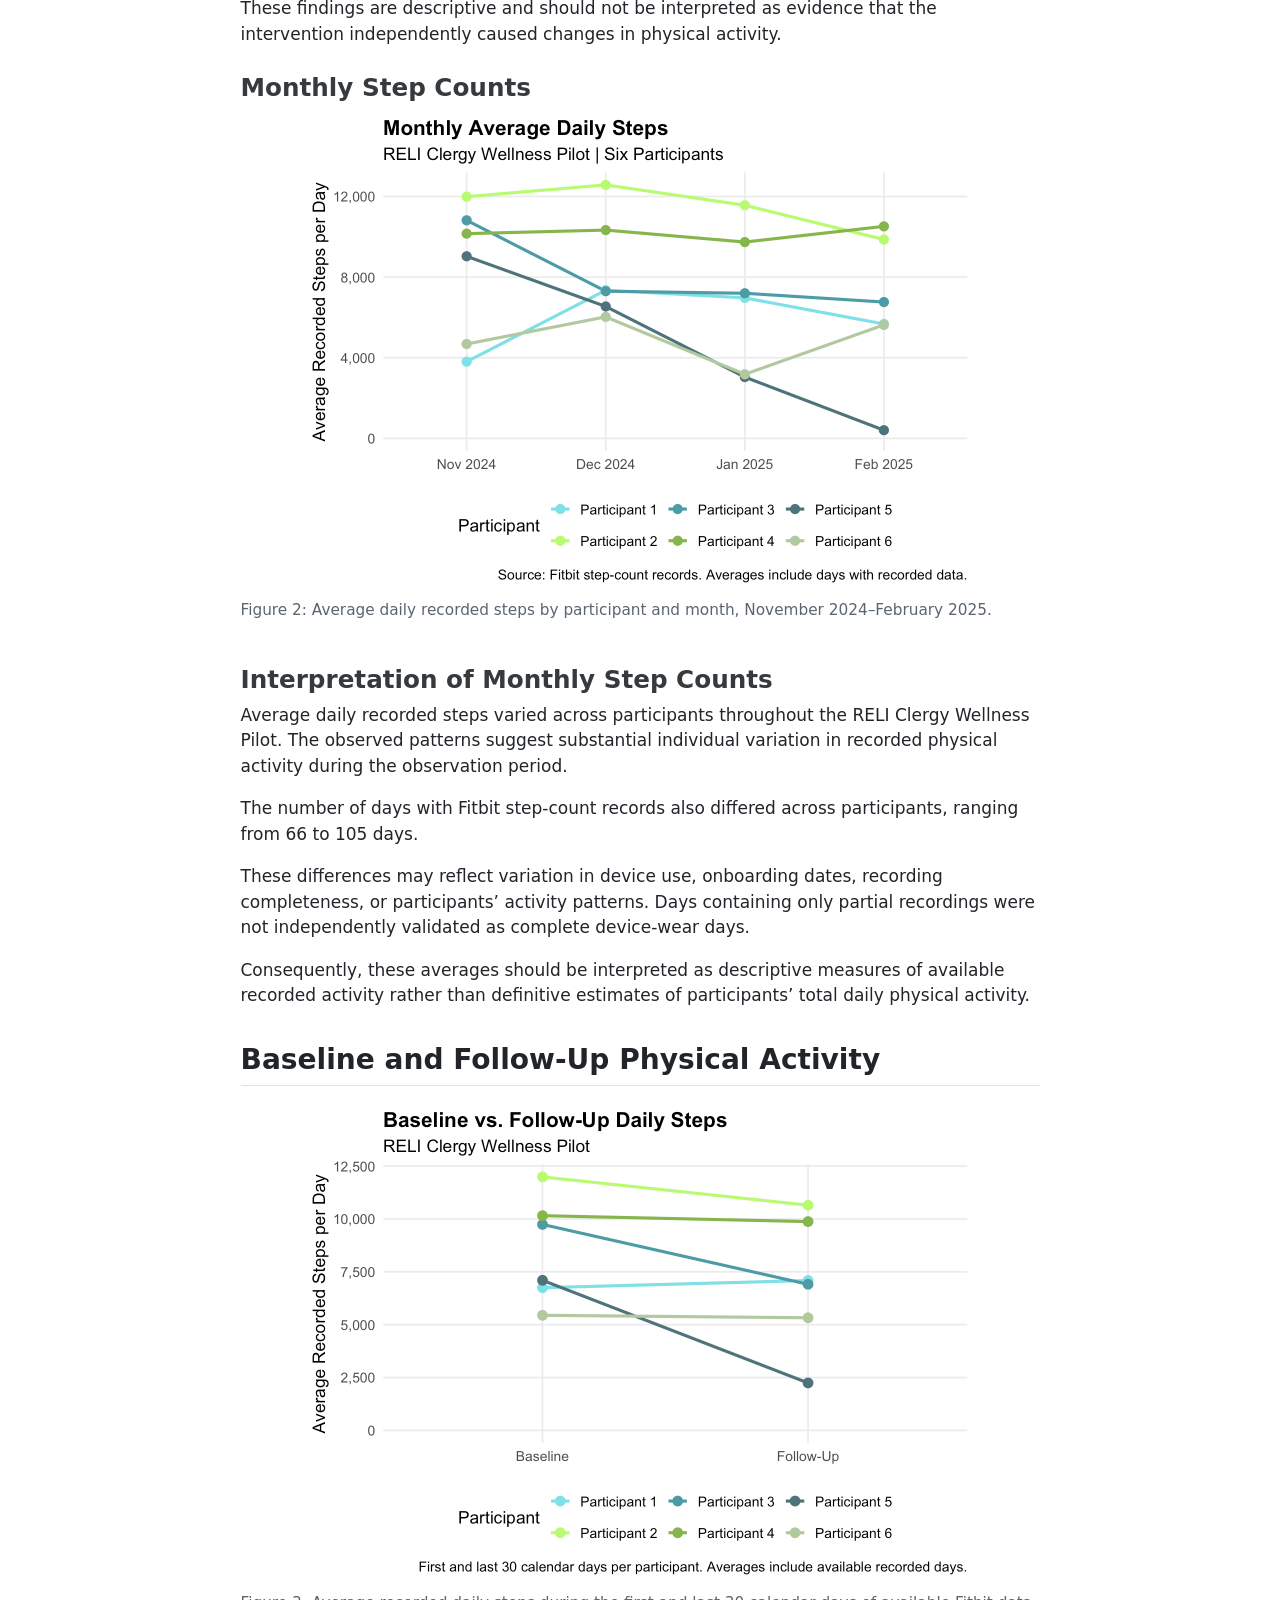
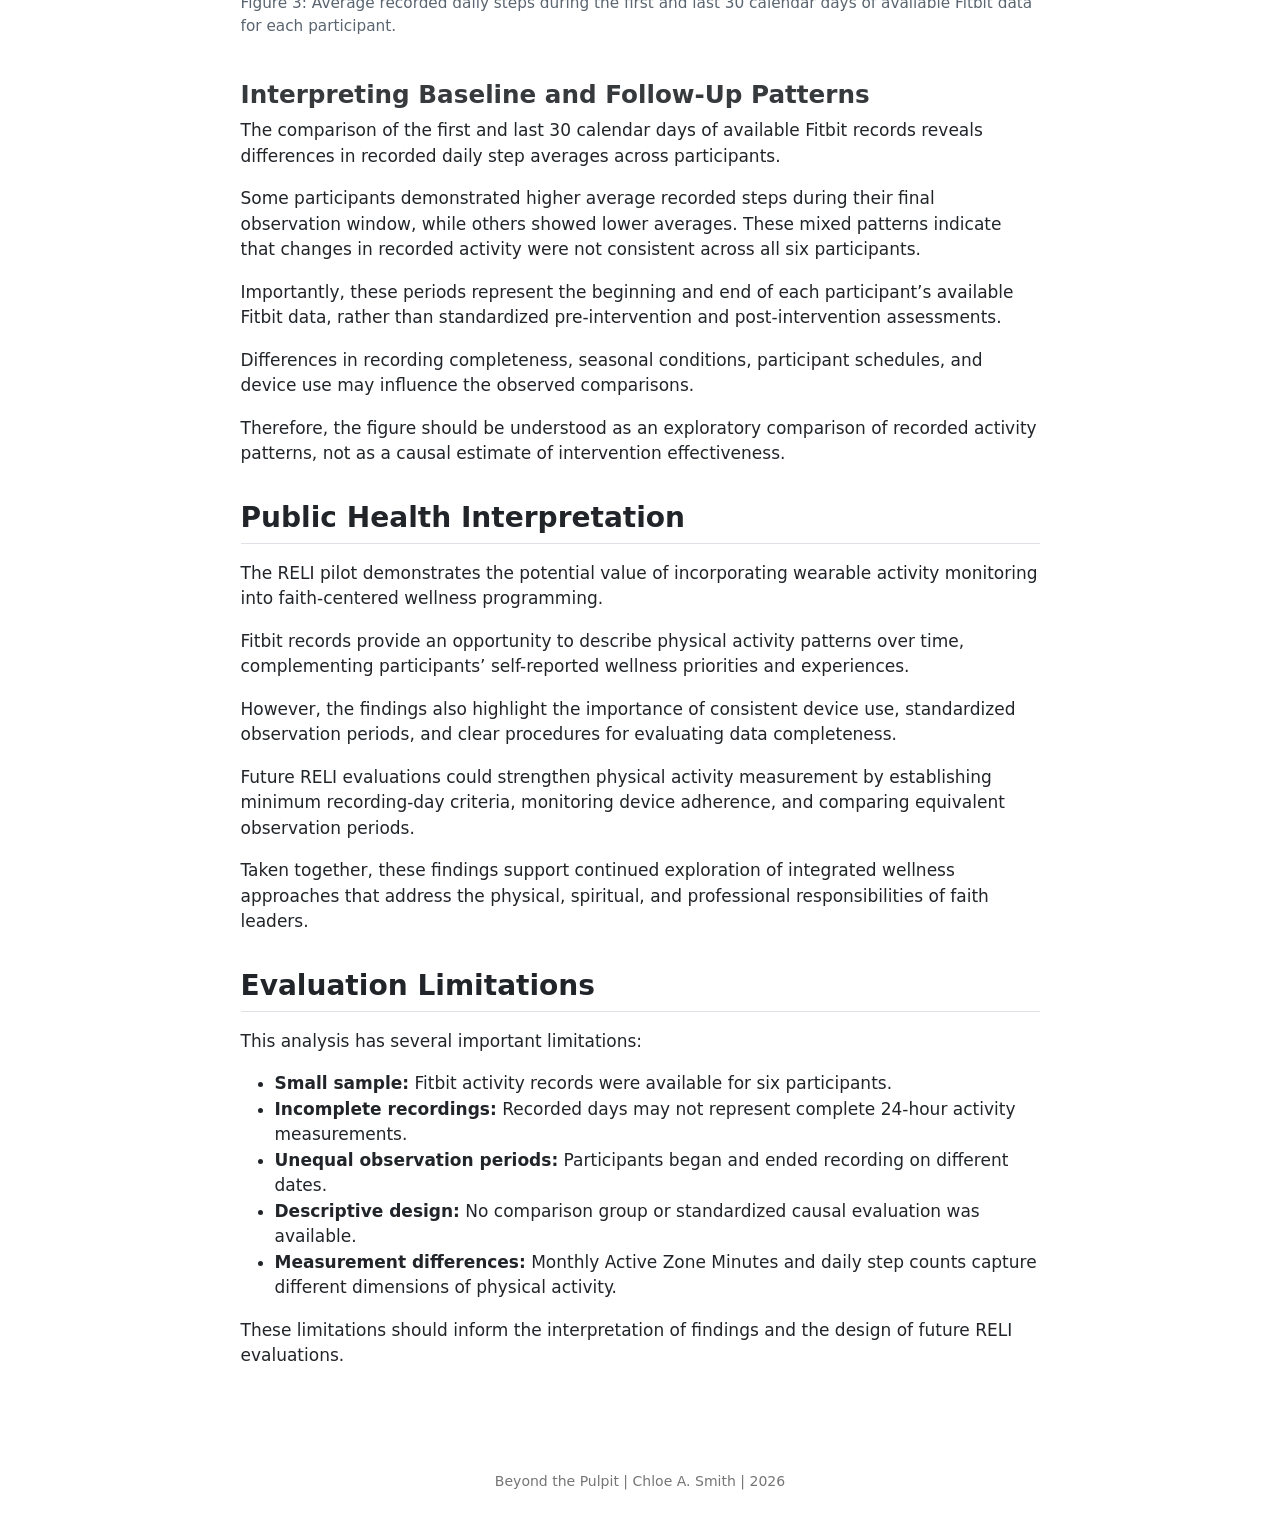
<file: docs/outcomes.html>
<!DOCTYPE html>
<html xmlns="http://www.w3.org/1999/xhtml" lang="en" xml:lang="en"><head>

<meta charset="utf-8">
<meta name="generator" content="quarto-1.9.38">

<meta name="viewport" content="width=device-width, initial-scale=1.0, user-scalable=yes">


<title>Program Outcomes – Beyond the Pulpit</title>
<style>
/* Default styles provided by pandoc.
** See https://pandoc.org/MANUAL.html#variables-for-html for config info.
*/
code{white-space: pre-wrap;}
span.smallcaps{font-variant: small-caps;}
div.columns{display: flex; gap: min(4vw, 1.5em);}
div.column{flex: auto; overflow-x: auto;}
div.hanging-indent{margin-left: 1.5em; text-indent: -1.5em;}
ul.task-list{list-style: none;}
ul.task-list li input[type="checkbox"] {
  width: 0.8em;
  margin: 0 0.8em 0.2em -1em; /* quarto-specific, see https://github.com/quarto-dev/quarto-cli/issues/4556 */ 
  vertical-align: middle;
}
</style>


<script src="site_libs/quarto-nav/quarto-nav.js"></script>
<script src="site_libs/quarto-nav/headroom.min.js"></script>
<script src="site_libs/clipboard/clipboard.min.js"></script>
<script src="site_libs/quarto-search/autocomplete.umd.js"></script>
<script src="site_libs/quarto-search/fuse.min.js"></script>
<script src="site_libs/quarto-search/quarto-search.js"></script>
<meta name="quarto:offset" content="./">
<script src="site_libs/quarto-html/quarto.js" type="module"></script>
<script src="site_libs/quarto-html/tabsets/tabsets.js" type="module"></script>
<script src="site_libs/quarto-html/popper.min.js"></script>
<script src="site_libs/quarto-html/tippy.umd.min.js"></script>
<script src="site_libs/quarto-html/anchor.min.js"></script>
<link href="site_libs/quarto-html/tippy.css" rel="stylesheet">
<link href="site_libs/quarto-html/quarto-syntax-highlighting-15634bcf2e68342d4ad2dfa704d543f6.css" rel="stylesheet" id="quarto-text-highlighting-styles">
<script src="site_libs/bootstrap/bootstrap.min.js"></script>
<link href="site_libs/bootstrap/bootstrap-icons.css" rel="stylesheet">
<link href="site_libs/bootstrap/bootstrap-625880706a9f51ffbf004a11ac6f3d21.min.css" rel="stylesheet" append-hash="true" id="quarto-bootstrap" data-mode="light">
<script id="quarto-search-options" type="application/json">{
  "location": "navbar",
  "copy-button": false,
  "collapse-after": 3,
  "panel-placement": "end",
  "type": "overlay",
  "limit": 50,
  "keyboard-shortcut": [
    "f",
    "/",
    "s"
  ],
  "show-item-context": false,
  "language": {
    "search-no-results-text": "No results",
    "search-matching-documents-text": "matching documents",
    "search-copy-link-title": "Copy link to search",
    "search-hide-matches-text": "Hide additional matches",
    "search-more-match-text": "more match in this document",
    "search-more-matches-text": "more matches in this document",
    "search-clear-button-title": "Clear",
    "search-text-placeholder": "",
    "search-detached-cancel-button-title": "Cancel",
    "search-submit-button-title": "Submit",
    "search-label": "Search"
  }
}</script>


</head>

<body class="nav-fixed fullcontent quarto-light">

<div id="quarto-search-results"></div>
  <header id="quarto-header" class="headroom fixed-top">
    <nav class="navbar navbar-expand-lg " data-bs-theme="dark">
      <div class="navbar-container container-fluid">
      <div class="navbar-brand-container mx-auto">
    <a class="navbar-brand" href="./index.html">
    <span class="navbar-title">Beyond the Pulpit</span>
    </a>
  </div>
            <div id="quarto-search" class="" title="Search"></div>
          <button class="navbar-toggler" type="button" data-bs-toggle="collapse" data-bs-target="#navbarCollapse" aria-controls="navbarCollapse" role="menu" aria-expanded="false" aria-label="Toggle navigation" onclick="if (window.quartoToggleHeadroom) { window.quartoToggleHeadroom(); }">
  <span class="navbar-toggler-icon"></span>
</button>
          <div class="collapse navbar-collapse" id="navbarCollapse">
            <ul class="navbar-nav navbar-nav-scroll me-auto">
  <li class="nav-item">
    <a class="nav-link" href="./index.html"> 
<span class="menu-text">Home</span></a>
  </li>  
  <li class="nav-item">
    <a class="nav-link" href="./about.html"> 
<span class="menu-text">About the Initiative</span></a>
  </li>  
  <li class="nav-item">
    <a class="nav-link" href="./Wellness.html"> 
<span class="menu-text">Clergy Wellness</span></a>
  </li>  
  <li class="nav-item">
    <a class="nav-link" href="./intervention.html"> 
<span class="menu-text">The Intervention</span></a>
  </li>  
  <li class="nav-item">
    <a class="nav-link active" href="./outcomes.html" aria-current="page"> 
<span class="menu-text">Program Outcomes</span></a>
  </li>  
  <li class="nav-item">
    <a class="nav-link" href="./Implications/implications.html"> 
<span class="menu-text">Public Health Implications</span></a>
  </li>  
  <li class="nav-item">
    <a class="nav-link" href="./visualmaterials.html"> 
<span class="menu-text">Visual Materials</span></a>
  </li>  
</ul>
          </div> <!-- /navcollapse -->
            <div class="quarto-navbar-tools">
</div>
      </div> <!-- /container-fluid -->
    </nav>
</header>
<!-- content -->
<div id="quarto-content" class="quarto-container page-columns page-rows-contents page-layout-article page-navbar">
<!-- sidebar -->
<!-- margin-sidebar -->
    
<!-- main -->
<main class="content" id="quarto-document-content"><header id="title-block-header" class="quarto-title-block"><h1 class="title display-7">Program Outcomes</h1></header>

<header id="title-block-header">


</header>


<p><img src="Images/CSmith_RStudioFinal_ProgramOutcomes.png" class="img-fluid" style="width:100.0%"></p>
<section id="what-the-data-reveal" class="level2">
<h2 class="anchored" data-anchor-id="what-the-data-reveal">What the Data Reveal</h2>
<p>This section presents descriptive findings from the Resilience in Leadership Initiative (RELI) Clergy Wellness Pilot, including Fitbit-derived physical activity outcomes. The pilot also incorporated wellness assessments and spiritual leadership development, discussed elsewhere on this website.</p>
<p>The visualizations below were developed in RStudio to examine recorded activity patterns across six participants from November 2024 through February 2025.</p>
</section>
<section id="fitbit-derived-physical-activity-outcomes" class="level2">
<h2 class="anchored" data-anchor-id="fitbit-derived-physical-activity-outcomes">Fitbit-Derived Physical Activity Outcomes</h2>
<section id="monthly-active-zone-minutes" class="level3">
<h3 class="anchored" data-anchor-id="monthly-active-zone-minutes">Monthly Active Zone Minutes</h3>
<div class="cell">
<div class="cell-output-display">
<div id="fig-monthly-active-zone-minutes" class="quarto-float quarto-figure quarto-figure-center anchored">
<figure class="quarto-float quarto-float-fig figure">
<div aria-describedby="fig-monthly-active-zone-minutes-caption-0ceaefa1-69ba-4598-a22c-09a6ac19f8ca">
<img src="outcomes_files/figure-html/fig-monthly-active-zone-minutes-1.png" class="img-fluid figure-img" width="672">
</div>
<figcaption class="quarto-float-caption-bottom quarto-float-caption quarto-float-fig" id="fig-monthly-active-zone-minutes-caption-0ceaefa1-69ba-4598-a22c-09a6ac19f8ca">
Figure&nbsp;1: Recorded monthly Active Zone Minutes among six RELI participants, November 2024–February 2025.
</figcaption>
</figure>
</div>
</div>
</div>
</section>
<section id="interpreting-activity-patterns" class="level3">
<h3 class="anchored" data-anchor-id="interpreting-activity-patterns">Interpreting Activity Patterns</h3>
<p>Recorded Active Zone Minutes varied substantially across participants and months.</p>
<p>Several participants recorded higher totals in December than in November, while others continued to increase into January or February. These patterns indicate that recorded activity trajectories were not uniform across the pilot cohort.</p>
<p>However, monthly totals may be influenced by differences in Fitbit onboarding, device wear, recording completeness, and the number of days represented within each month.</p>
<p>These findings are descriptive and should not be interpreted as evidence that the intervention independently caused changes in physical activity.</p>
</section>
<section id="monthly-step-counts" class="level3">
<h3 class="anchored" data-anchor-id="monthly-step-counts">Monthly Step Counts</h3>
<div class="cell">
<div class="cell-output-display">
<div id="fig-monthly-daily-steps" class="quarto-float quarto-figure quarto-figure-center anchored">
<figure class="quarto-float quarto-float-fig figure">
<div aria-describedby="fig-monthly-daily-steps-caption-0ceaefa1-69ba-4598-a22c-09a6ac19f8ca">
<img src="outcomes_files/figure-html/fig-monthly-daily-steps-1.png" class="img-fluid figure-img" width="672">
</div>
<figcaption class="quarto-float-caption-bottom quarto-float-caption quarto-float-fig" id="fig-monthly-daily-steps-caption-0ceaefa1-69ba-4598-a22c-09a6ac19f8ca">
Figure&nbsp;2: Average daily recorded steps by participant and month, November 2024–February 2025.
</figcaption>
</figure>
</div>
</div>
</div>
</section>
<section id="interpretation-of-monthly-step-counts" class="level3">
<h3 class="anchored" data-anchor-id="interpretation-of-monthly-step-counts">Interpretation of Monthly Step Counts</h3>
<p>Average daily recorded steps varied across participants throughout the RELI Clergy Wellness Pilot. The observed patterns suggest substantial individual variation in recorded physical activity during the observation period.</p>
<p>The number of days with Fitbit step-count records also differed across participants, ranging from 66 to 105 days.</p>
<p>These differences may reflect variation in device use, onboarding dates, recording completeness, or participants’ activity patterns. Days containing only partial recordings were not independently validated as complete device-wear days.</p>
<p>Consequently, these averages should be interpreted as descriptive measures of available recorded activity rather than definitive estimates of participants’ total daily physical activity.</p>
</section>
</section>
<section id="baseline-and-follow-up-physical-activity" class="level2">
<h2 class="anchored" data-anchor-id="baseline-and-follow-up-physical-activity">Baseline and Follow-Up Physical Activity</h2>
<div class="cell">
<div class="cell-output-display">
<div id="fig-baseline-followup-steps" class="quarto-float quarto-figure quarto-figure-center anchored">
<figure class="quarto-float quarto-float-fig figure">
<div aria-describedby="fig-baseline-followup-steps-caption-0ceaefa1-69ba-4598-a22c-09a6ac19f8ca">
<img src="outcomes_files/figure-html/fig-baseline-followup-steps-1.png" class="img-fluid figure-img" width="672">
</div>
<figcaption class="quarto-float-caption-bottom quarto-float-caption quarto-float-fig" id="fig-baseline-followup-steps-caption-0ceaefa1-69ba-4598-a22c-09a6ac19f8ca">
Figure&nbsp;3: Average recorded daily steps during the first and last 30 calendar days of available Fitbit data for each participant.
</figcaption>
</figure>
</div>
</div>
</div>
<section id="interpreting-baseline-and-follow-up-patterns" class="level3">
<h3 class="anchored" data-anchor-id="interpreting-baseline-and-follow-up-patterns">Interpreting Baseline and Follow-Up Patterns</h3>
<p>The comparison of the first and last 30 calendar days of available Fitbit records reveals differences in recorded daily step averages across participants.</p>
<p>Some participants demonstrated higher average recorded steps during their final observation window, while others showed lower averages. These mixed patterns indicate that changes in recorded activity were not consistent across all six participants.</p>
<p>Importantly, these periods represent the beginning and end of each participant’s available Fitbit data, rather than standardized pre-intervention and post-intervention assessments.</p>
<p>Differences in recording completeness, seasonal conditions, participant schedules, and device use may influence the observed comparisons.</p>
<p>Therefore, the figure should be understood as an exploratory comparison of recorded activity patterns, not as a causal estimate of intervention effectiveness.</p>
</section>
</section>
<section id="public-health-interpretation" class="level2">
<h2 class="anchored" data-anchor-id="public-health-interpretation">Public Health Interpretation</h2>
<p>The RELI pilot demonstrates the potential value of incorporating wearable activity monitoring into faith-centered wellness programming.</p>
<p>Fitbit records provide an opportunity to describe physical activity patterns over time, complementing participants’ self-reported wellness priorities and experiences.</p>
<p>However, the findings also highlight the importance of consistent device use, standardized observation periods, and clear procedures for evaluating data completeness.</p>
<p>Future RELI evaluations could strengthen physical activity measurement by establishing minimum recording-day criteria, monitoring device adherence, and comparing equivalent observation periods.</p>
<p>Taken together, these findings support continued exploration of integrated wellness approaches that address the physical, spiritual, and professional responsibilities of faith leaders.</p>
</section>
<section id="evaluation-limitations" class="level2">
<h2 class="anchored" data-anchor-id="evaluation-limitations">Evaluation Limitations</h2>
<p>This analysis has several important limitations:</p>
<ul>
<li><strong>Small sample:</strong> Fitbit activity records were available for six participants.</li>
<li><strong>Incomplete recordings:</strong> Recorded days may not represent complete 24-hour activity measurements.</li>
<li><strong>Unequal observation periods:</strong> Participants began and ended recording on different dates.</li>
<li><strong>Descriptive design:</strong> No comparison group or standardized causal evaluation was available.</li>
<li><strong>Measurement differences:</strong> Monthly Active Zone Minutes and daily step counts capture different dimensions of physical activity.</li>
</ul>
<p>These limitations should inform the interpretation of findings and the design of future RELI evaluations.</p>


</section>

</main> <!-- /main -->
<script id="quarto-html-after-body" type="application/javascript">
  window.document.addEventListener("DOMContentLoaded", function (event) {
    const icon = "";
    const anchorJS = new window.AnchorJS();
    anchorJS.options = {
      placement: 'right',
      icon: icon
    };
    anchorJS.add('.anchored');
    const isCodeAnnotation = (el) => {
      for (const clz of el.classList) {
        if (clz.startsWith('code-annotation-')) {                     
          return true;
        }
      }
      return false;
    }
    const onCopySuccess = function(e) {
      // button target
      const button = e.trigger;
      // don't keep focus
      button.blur();
      // flash "checked"
      button.classList.add('code-copy-button-checked');
      var currentTitle = button.getAttribute("title");
      button.setAttribute("title", "Copied!");
      let tooltip;
      if (window.bootstrap) {
        button.setAttribute("data-bs-toggle", "tooltip");
        button.setAttribute("data-bs-placement", "left");
        button.setAttribute("data-bs-title", "Copied!");
        tooltip = new bootstrap.Tooltip(button, 
          { trigger: "manual", 
            customClass: "code-copy-button-tooltip",
            offset: [0, -8]});
        tooltip.show();    
      }
      setTimeout(function() {
        if (tooltip) {
          tooltip.hide();
          button.removeAttribute("data-bs-title");
          button.removeAttribute("data-bs-toggle");
          button.removeAttribute("data-bs-placement");
        }
        button.setAttribute("title", currentTitle);
        button.classList.remove('code-copy-button-checked');
      }, 1000);
      // clear code selection
      e.clearSelection();
    }
    const getTextToCopy = function(trigger) {
      const outerScaffold = trigger.parentElement.cloneNode(true);
      const codeEl = outerScaffold.querySelector('code');
      for (const childEl of codeEl.children) {
        if (isCodeAnnotation(childEl)) {
          childEl.remove();
        }
      }
      return codeEl.innerText;
    }
    const clipboard = new window.ClipboardJS('.code-copy-button:not([data-in-quarto-modal])', {
      text: getTextToCopy
    });
    clipboard.on('success', onCopySuccess);
    if (window.document.getElementById('quarto-embedded-source-code-modal')) {
      const clipboardModal = new window.ClipboardJS('.code-copy-button[data-in-quarto-modal]', {
        text: getTextToCopy,
        container: window.document.getElementById('quarto-embedded-source-code-modal')
      });
      clipboardModal.on('success', onCopySuccess);
    }
      var localhostRegex = new RegExp(/^(?:http|https):\/\/localhost\:?[0-9]*\//);
      var mailtoRegex = new RegExp(/^mailto:/);
        var filterRegex = new RegExp('/' + window.location.host + '/');
      var isInternal = (href) => {
          return filterRegex.test(href) || localhostRegex.test(href) || mailtoRegex.test(href);
      }
      // Inspect non-navigation links and adorn them if external
     var links = window.document.querySelectorAll('a[href]:not(.nav-link):not(.navbar-brand):not(.toc-action):not(.sidebar-link):not(.sidebar-item-toggle):not(.pagination-link):not(.no-external):not([aria-hidden]):not(.dropdown-item):not(.quarto-navigation-tool):not(.about-link)');
      for (var i=0; i<links.length; i++) {
        const link = links[i];
        if (!isInternal(link.href)) {
          // undo the damage that might have been done by quarto-nav.js in the case of
          // links that we want to consider external
          if (link.dataset.originalHref !== undefined) {
            link.href = link.dataset.originalHref;
          }
        }
      }
    function tippyHover(el, contentFn, onTriggerFn, onUntriggerFn) {
      const config = {
        allowHTML: true,
        maxWidth: 500,
        delay: 100,
        arrow: false,
        appendTo: function(el) {
            return el.parentElement;
        },
        interactive: true,
        interactiveBorder: 10,
        theme: 'quarto',
        placement: 'bottom-start',
      };
      if (contentFn) {
        config.content = contentFn;
      }
      if (onTriggerFn) {
        config.onTrigger = onTriggerFn;
      }
      if (onUntriggerFn) {
        config.onUntrigger = onUntriggerFn;
      }
      window.tippy(el, config); 
    }
    const noterefs = window.document.querySelectorAll('a[role="doc-noteref"]');
    for (var i=0; i<noterefs.length; i++) {
      const ref = noterefs[i];
      tippyHover(ref, function() {
        // use id or data attribute instead here
        let href = ref.getAttribute('data-footnote-href') || ref.getAttribute('href');
        try { href = new URL(href).hash; } catch {}
        const id = href.replace(/^#\/?/, "");
        const note = window.document.getElementById(id);
        if (note) {
          return note.innerHTML;
        } else {
          return "";
        }
      });
    }
    const xrefs = window.document.querySelectorAll('a.quarto-xref');
    const processXRef = (id, note) => {
      // Strip column container classes
      const stripColumnClz = (el) => {
        el.classList.remove("page-full", "page-columns");
        if (el.children) {
          for (const child of el.children) {
            stripColumnClz(child);
          }
        }
      }
      stripColumnClz(note)
      if (id === null || id.startsWith('sec-')) {
        // Special case sections, only their first couple elements
        const container = document.createElement("div");
        if (note.children && note.children.length > 2) {
          container.appendChild(note.children[0].cloneNode(true));
          for (let i = 1; i < note.children.length; i++) {
            const child = note.children[i];
            if (child.tagName === "P" && child.innerText === "") {
              continue;
            } else {
              container.appendChild(child.cloneNode(true));
              break;
            }
          }
          if (window.Quarto?.typesetMath) {
            window.Quarto.typesetMath(container);
          }
          return container.innerHTML
        } else {
          if (window.Quarto?.typesetMath) {
            window.Quarto.typesetMath(note);
          }
          return note.innerHTML;
        }
      } else {
        // Remove any anchor links if they are present
        const anchorLink = note.querySelector('a.anchorjs-link');
        if (anchorLink) {
          anchorLink.remove();
        }
        if (window.Quarto?.typesetMath) {
          window.Quarto.typesetMath(note);
        }
        if (note.classList.contains("callout")) {
          return note.outerHTML;
        } else {
          return note.innerHTML;
        }
      }
    }
    for (var i=0; i<xrefs.length; i++) {
      const xref = xrefs[i];
      tippyHover(xref, undefined, function(instance) {
        instance.disable();
        let url = xref.getAttribute('href');
        let hash = undefined; 
        if (url.startsWith('#')) {
          hash = url;
        } else {
          try { hash = new URL(url).hash; } catch {}
        }
        if (hash) {
          const id = hash.replace(/^#\/?/, "");
          const note = window.document.getElementById(id);
          if (note !== null) {
            try {
              const html = processXRef(id, note.cloneNode(true));
              instance.setContent(html);
            } finally {
              instance.enable();
              instance.show();
            }
          } else {
            // See if we can fetch this
            fetch(url.split('#')[0])
            .then(res => res.text())
            .then(html => {
              const parser = new DOMParser();
              const htmlDoc = parser.parseFromString(html, "text/html");
              const note = htmlDoc.getElementById(id);
              if (note !== null) {
                const html = processXRef(id, note);
                instance.setContent(html);
              } 
            }).finally(() => {
              instance.enable();
              instance.show();
            });
          }
        } else {
          // See if we can fetch a full url (with no hash to target)
          // This is a special case and we should probably do some content thinning / targeting
          fetch(url)
          .then(res => res.text())
          .then(html => {
            const parser = new DOMParser();
            const htmlDoc = parser.parseFromString(html, "text/html");
            const note = htmlDoc.querySelector('main.content');
            if (note !== null) {
              // This should only happen for chapter cross references
              // (since there is no id in the URL)
              // remove the first header
              if (note.children.length > 0 && note.children[0].tagName === "HEADER") {
                note.children[0].remove();
              }
              const html = processXRef(null, note);
              instance.setContent(html);
            } 
          }).finally(() => {
            instance.enable();
            instance.show();
          });
        }
      }, function(instance) {
      });
    }
        let selectedAnnoteEl;
        const selectorForAnnotation = ( cell, annotation) => {
          let cellAttr = 'data-code-cell="' + cell + '"';
          let lineAttr = 'data-code-annotation="' +  annotation + '"';
          const selector = 'span[' + cellAttr + '][' + lineAttr + ']';
          return selector;
        }
        const selectCodeLines = (annoteEl) => {
          const doc = window.document;
          const targetCell = annoteEl.getAttribute("data-target-cell");
          const targetAnnotation = annoteEl.getAttribute("data-target-annotation");
          const annoteSpan = window.document.querySelector(selectorForAnnotation(targetCell, targetAnnotation));
          const lines = annoteSpan.getAttribute("data-code-lines").split(",");
          const lineIds = lines.map((line) => {
            return targetCell + "-" + line;
          })
          let top = null;
          let height = null;
          let parent = null;
          if (lineIds.length > 0) {
              //compute the position of the single el (top and bottom and make a div)
              const el = window.document.getElementById(lineIds[0]);
              top = el.offsetTop;
              height = el.offsetHeight;
              parent = el.parentElement.parentElement;
            if (lineIds.length > 1) {
              const lastEl = window.document.getElementById(lineIds[lineIds.length - 1]);
              const bottom = lastEl.offsetTop + lastEl.offsetHeight;
              height = bottom - top;
            }
            if (top !== null && height !== null && parent !== null) {
              // cook up a div (if necessary) and position it 
              let div = window.document.getElementById("code-annotation-line-highlight");
              if (div === null) {
                div = window.document.createElement("div");
                div.setAttribute("id", "code-annotation-line-highlight");
                div.style.position = 'absolute';
                parent.appendChild(div);
              }
              div.style.top = top - 2 + "px";
              div.style.height = height + 4 + "px";
              div.style.left = 0;
              let gutterDiv = window.document.getElementById("code-annotation-line-highlight-gutter");
              if (gutterDiv === null) {
                gutterDiv = window.document.createElement("div");
                gutterDiv.setAttribute("id", "code-annotation-line-highlight-gutter");
                gutterDiv.style.position = 'absolute';
                const codeCell = window.document.getElementById(targetCell);
                const gutter = codeCell.querySelector('.code-annotation-gutter');
                gutter.appendChild(gutterDiv);
              }
              gutterDiv.style.top = top - 2 + "px";
              gutterDiv.style.height = height + 4 + "px";
            }
            selectedAnnoteEl = annoteEl;
          }
        };
        const unselectCodeLines = () => {
          const elementsIds = ["code-annotation-line-highlight", "code-annotation-line-highlight-gutter"];
          elementsIds.forEach((elId) => {
            const div = window.document.getElementById(elId);
            if (div) {
              div.remove();
            }
          });
          selectedAnnoteEl = undefined;
        };
          // Handle positioning of the toggle
      window.addEventListener(
        "resize",
        throttle(() => {
          elRect = undefined;
          if (selectedAnnoteEl) {
            selectCodeLines(selectedAnnoteEl);
          }
        }, 10)
      );
      function throttle(fn, ms) {
      let throttle = false;
      let timer;
        return (...args) => {
          if(!throttle) { // first call gets through
              fn.apply(this, args);
              throttle = true;
          } else { // all the others get throttled
              if(timer) clearTimeout(timer); // cancel #2
              timer = setTimeout(() => {
                fn.apply(this, args);
                timer = throttle = false;
              }, ms);
          }
        };
      }
        // Attach click handler to the DT
        const annoteDls = window.document.querySelectorAll('dt[data-target-cell]');
        for (const annoteDlNode of annoteDls) {
          annoteDlNode.addEventListener('click', (event) => {
            const clickedEl = event.target;
            if (clickedEl !== selectedAnnoteEl) {
              unselectCodeLines();
              const activeEl = window.document.querySelector('dt[data-target-cell].code-annotation-active');
              if (activeEl) {
                activeEl.classList.remove('code-annotation-active');
              }
              selectCodeLines(clickedEl);
              clickedEl.classList.add('code-annotation-active');
            } else {
              // Unselect the line
              unselectCodeLines();
              clickedEl.classList.remove('code-annotation-active');
            }
          });
        }
    const findCites = (el) => {
      const parentEl = el.parentElement;
      if (parentEl) {
        const cites = parentEl.dataset.cites;
        if (cites) {
          return {
            el,
            cites: cites.split(' ')
          };
        } else {
          return findCites(el.parentElement)
        }
      } else {
        return undefined;
      }
    };
    var bibliorefs = window.document.querySelectorAll('a[role="doc-biblioref"]');
    for (var i=0; i<bibliorefs.length; i++) {
      const ref = bibliorefs[i];
      const citeInfo = findCites(ref);
      if (citeInfo) {
        tippyHover(citeInfo.el, function() {
          var popup = window.document.createElement('div');
          citeInfo.cites.forEach(function(cite) {
            var citeDiv = window.document.createElement('div');
            citeDiv.classList.add('hanging-indent');
            citeDiv.classList.add('csl-entry');
            var biblioDiv = window.document.getElementById('ref-' + cite);
            if (biblioDiv) {
              citeDiv.innerHTML = biblioDiv.innerHTML;
            }
            popup.appendChild(citeDiv);
          });
          return popup.innerHTML;
        });
      }
    }
  });
  </script>
</div> <!-- /content -->
<footer class="footer">
  <div class="nav-footer">
    <div class="nav-footer-left">
      &nbsp;
    </div>   
    <div class="nav-footer-center">
<p>Beyond the Pulpit | Chloe A. Smith | 2026</p>
</div>
    <div class="nav-footer-right">
      &nbsp;
    </div>
  </div>
</footer>




</body></html>
</file>
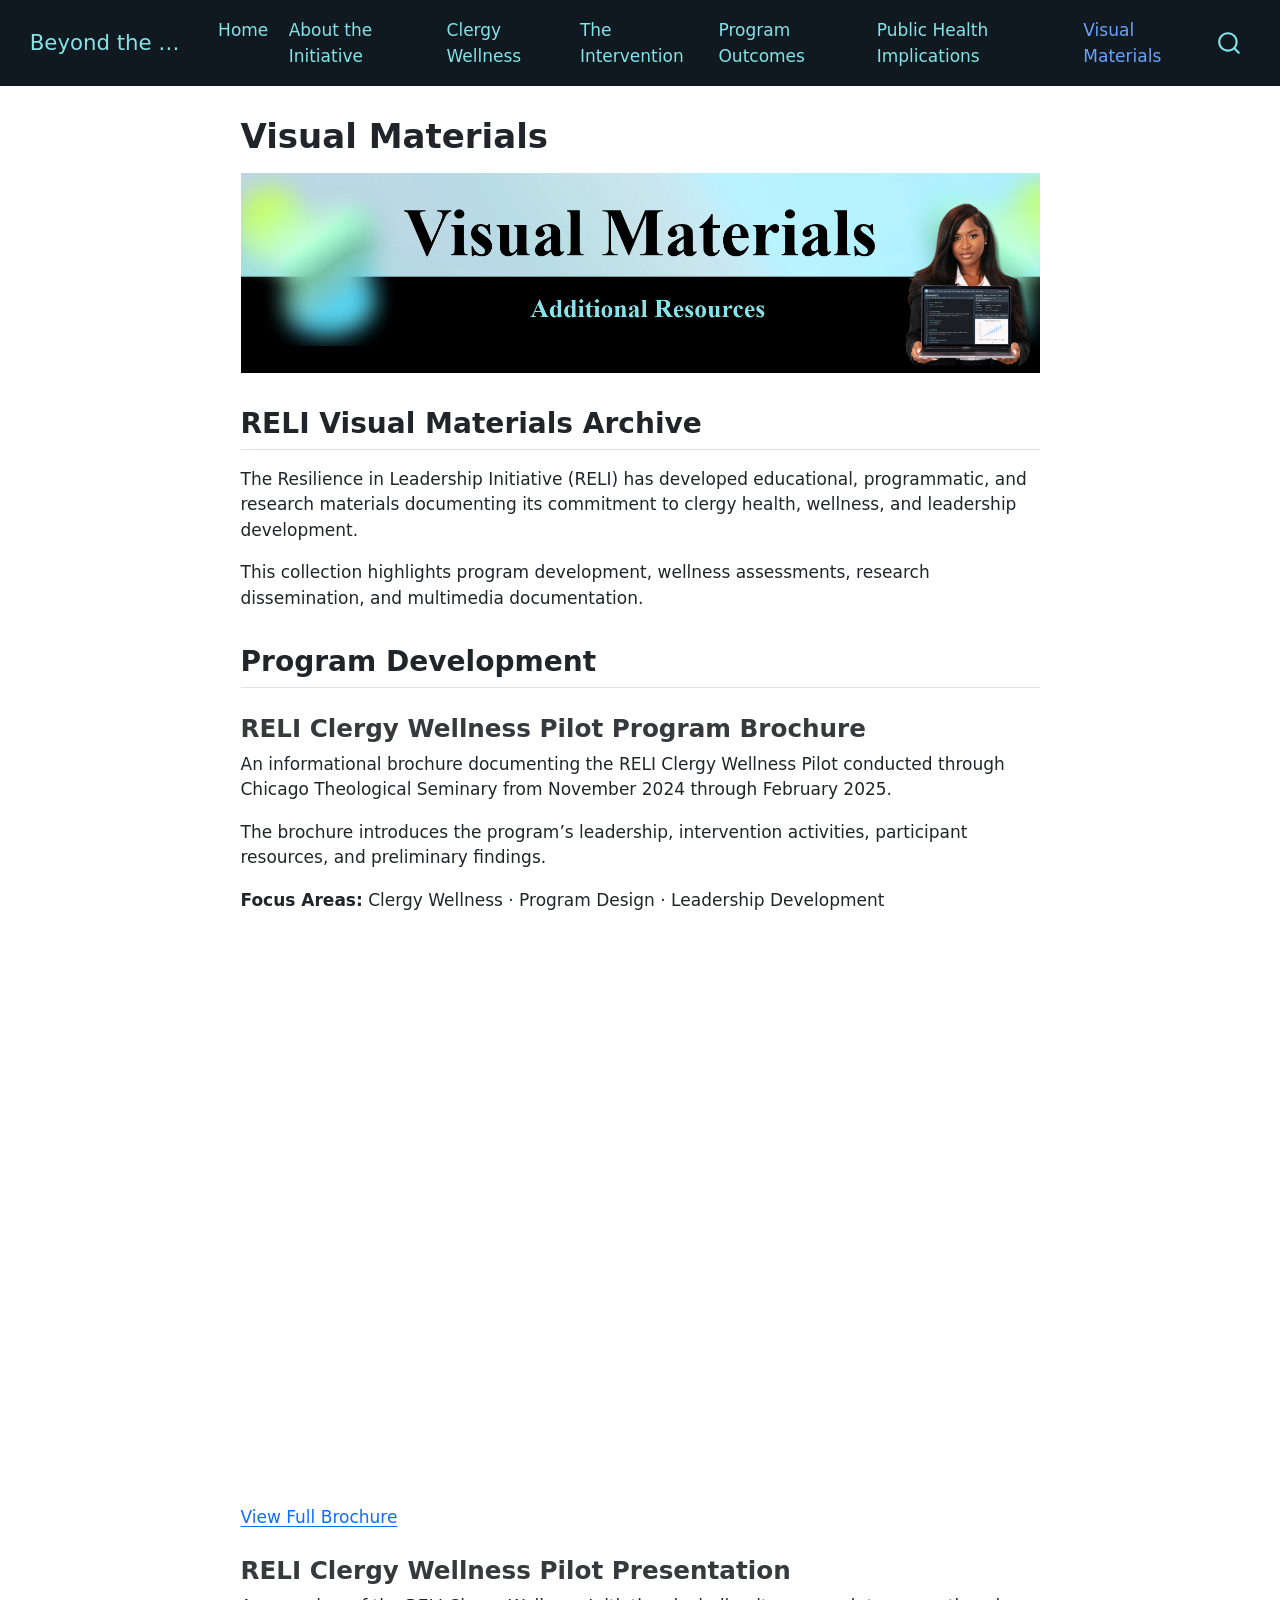
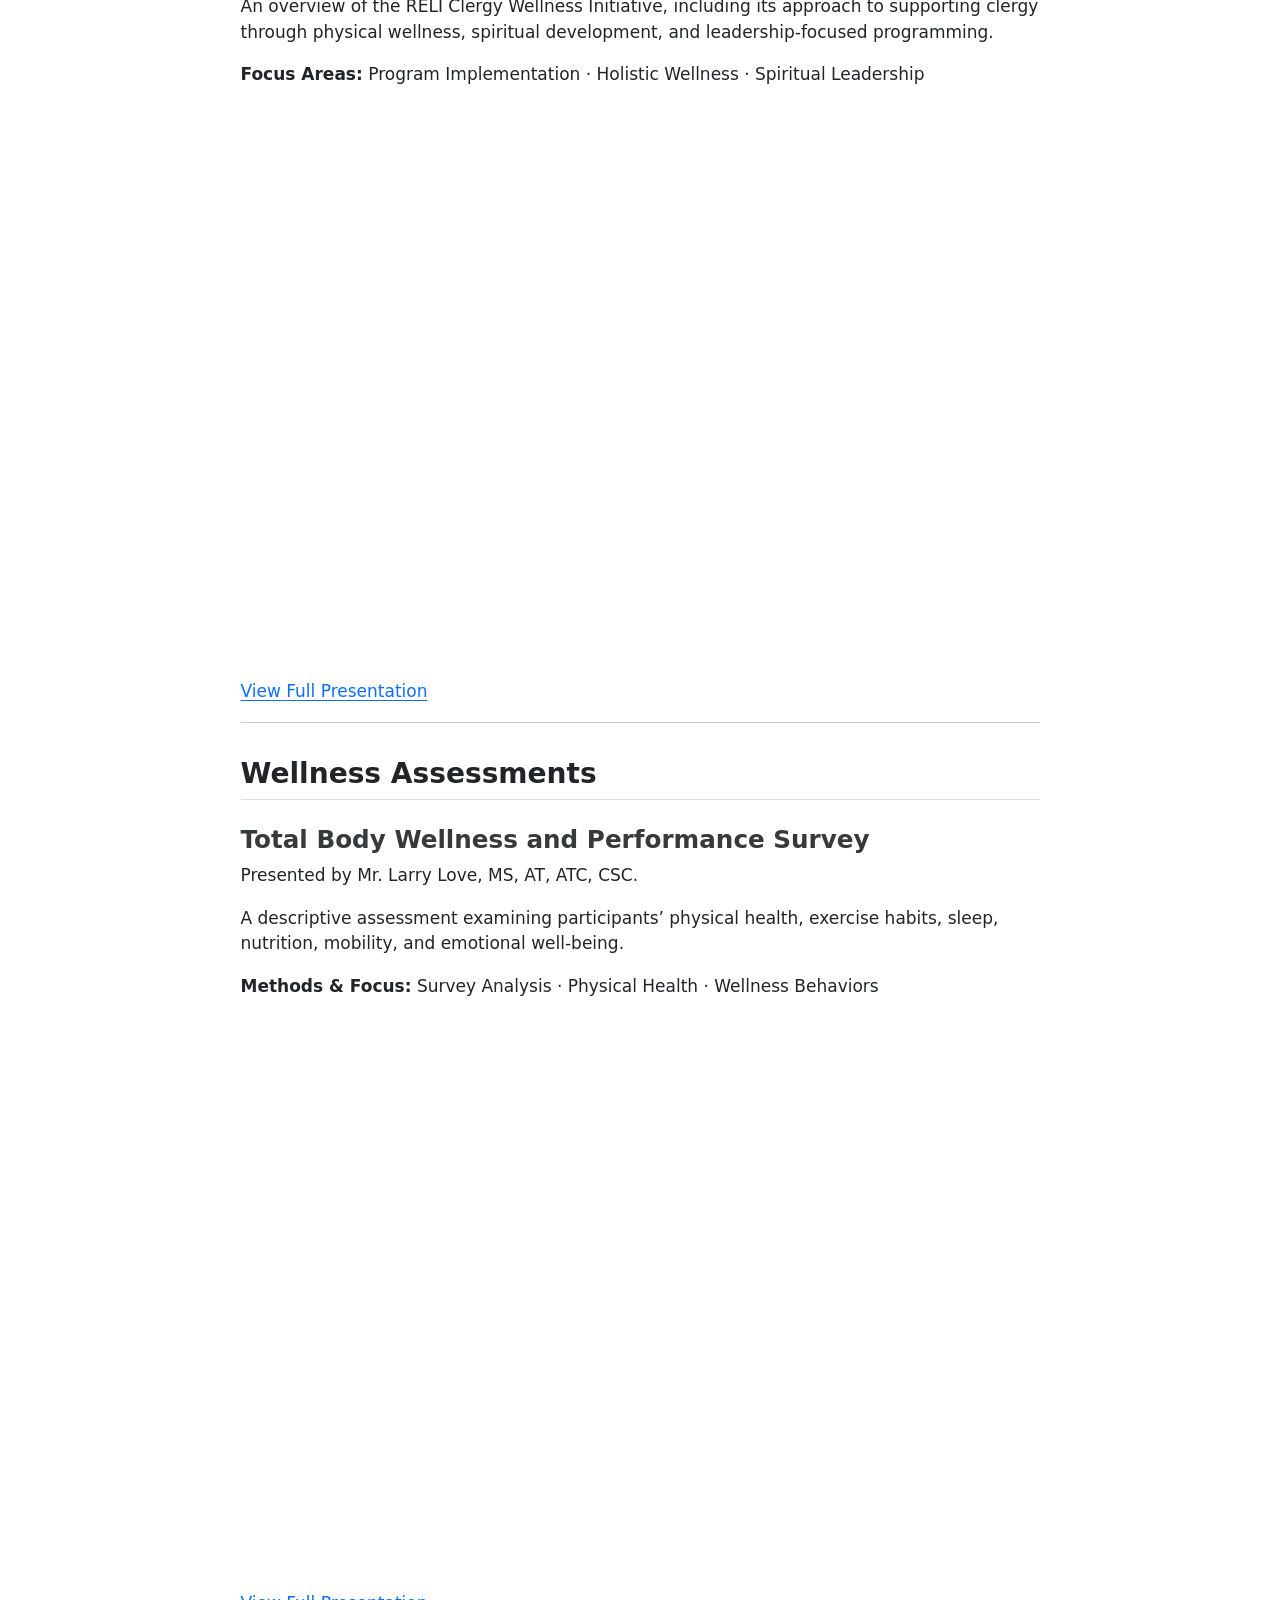
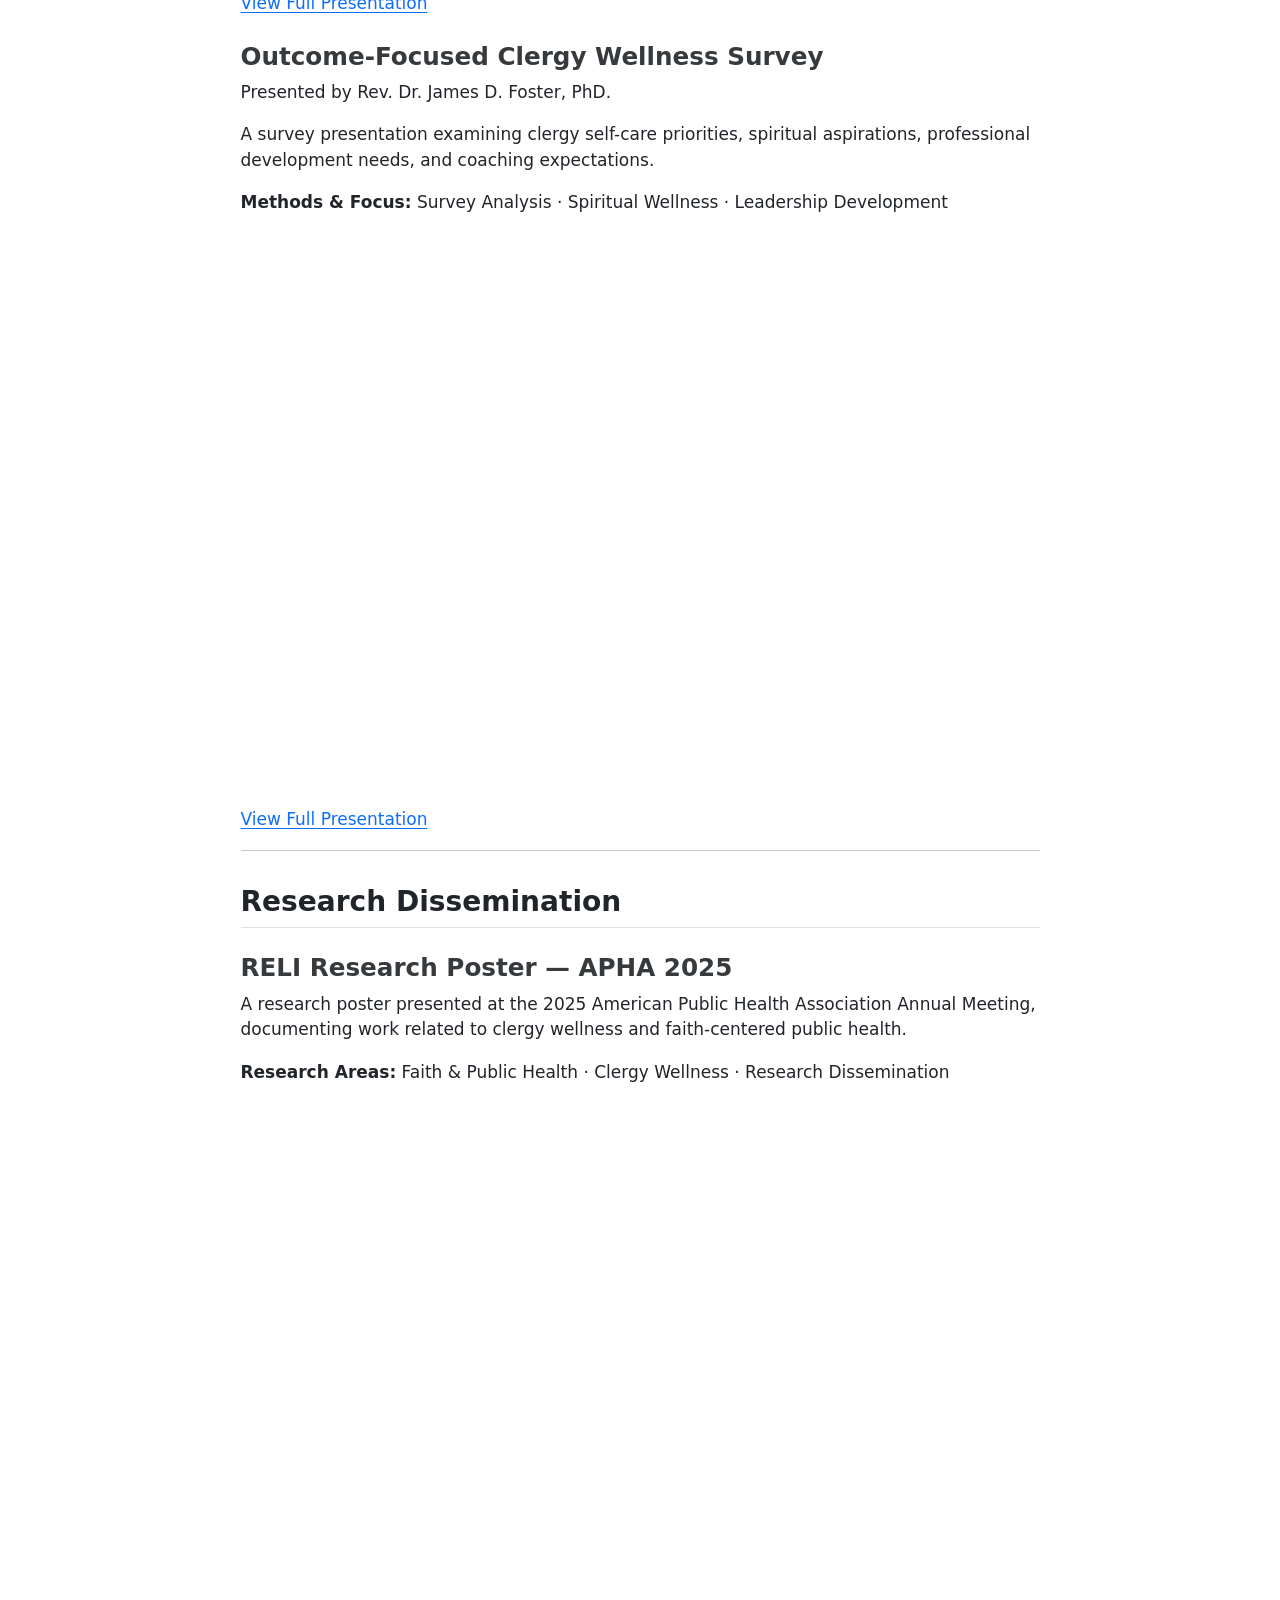
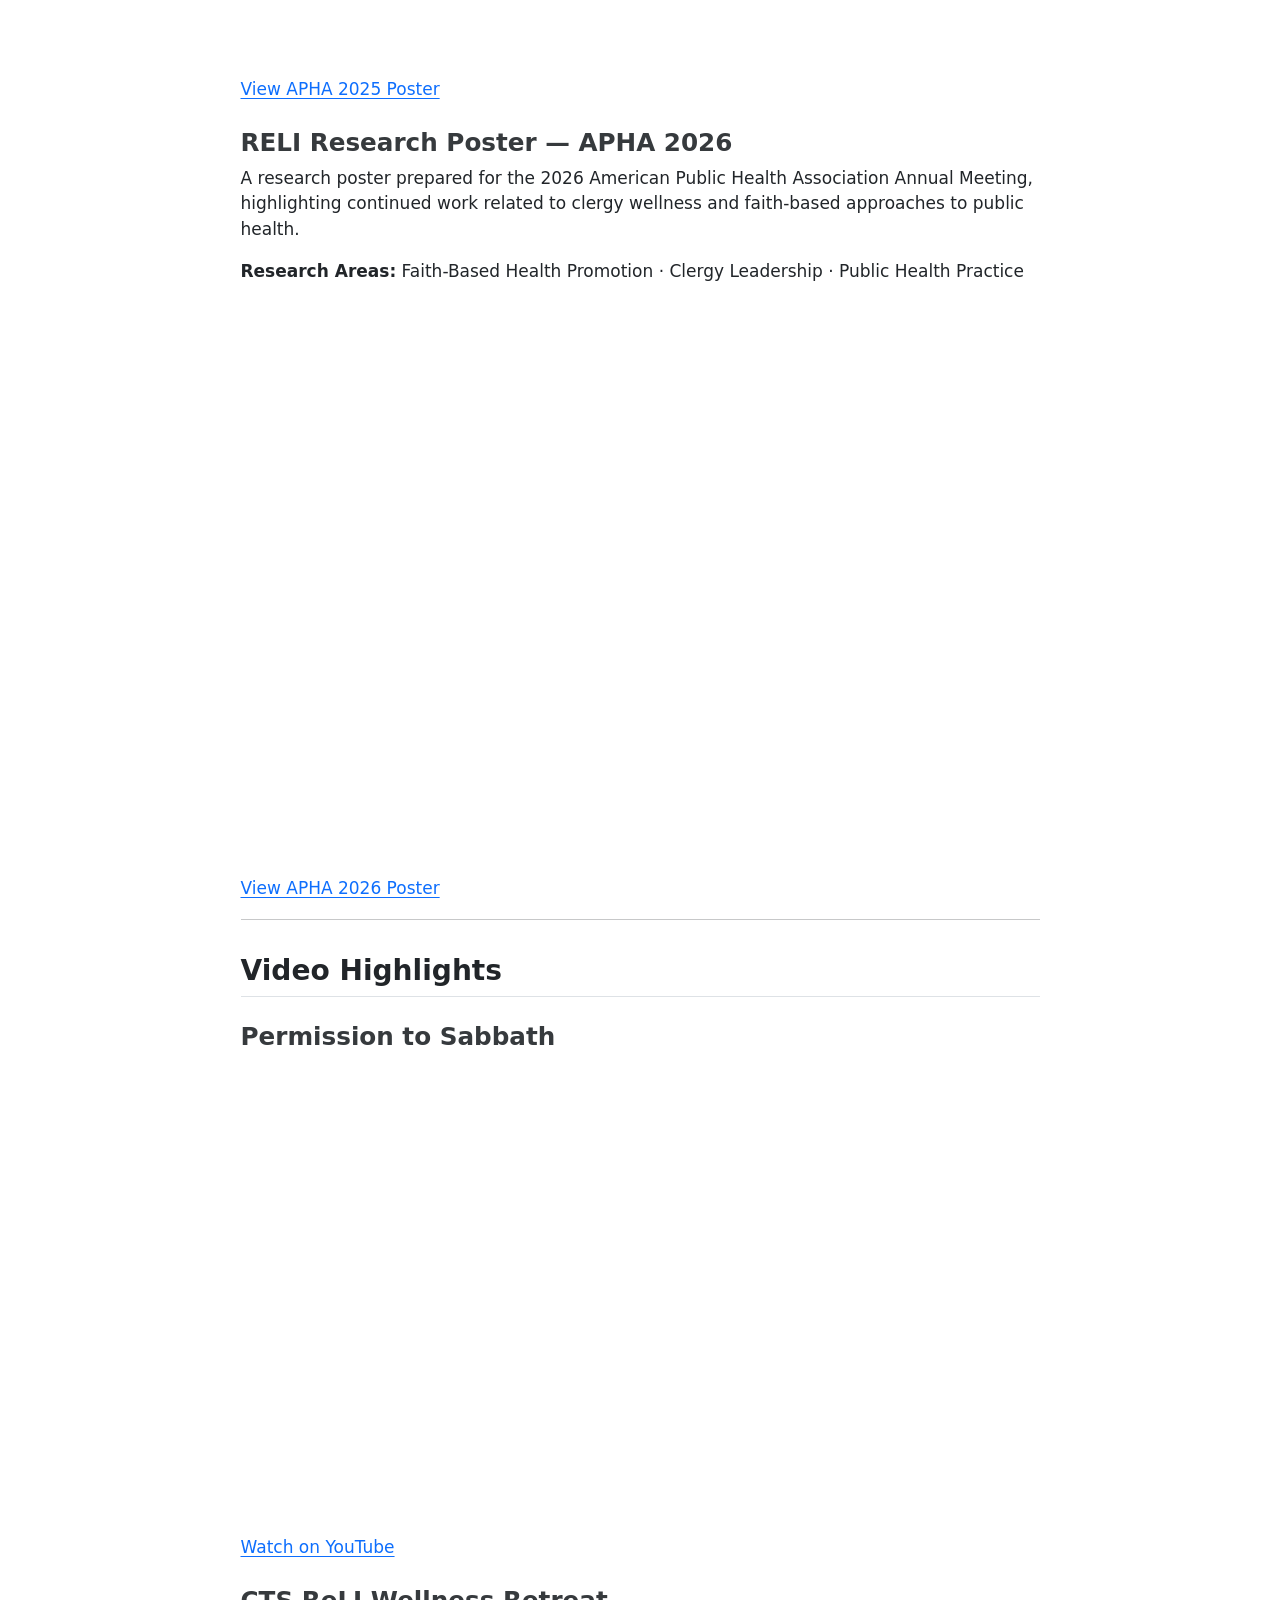
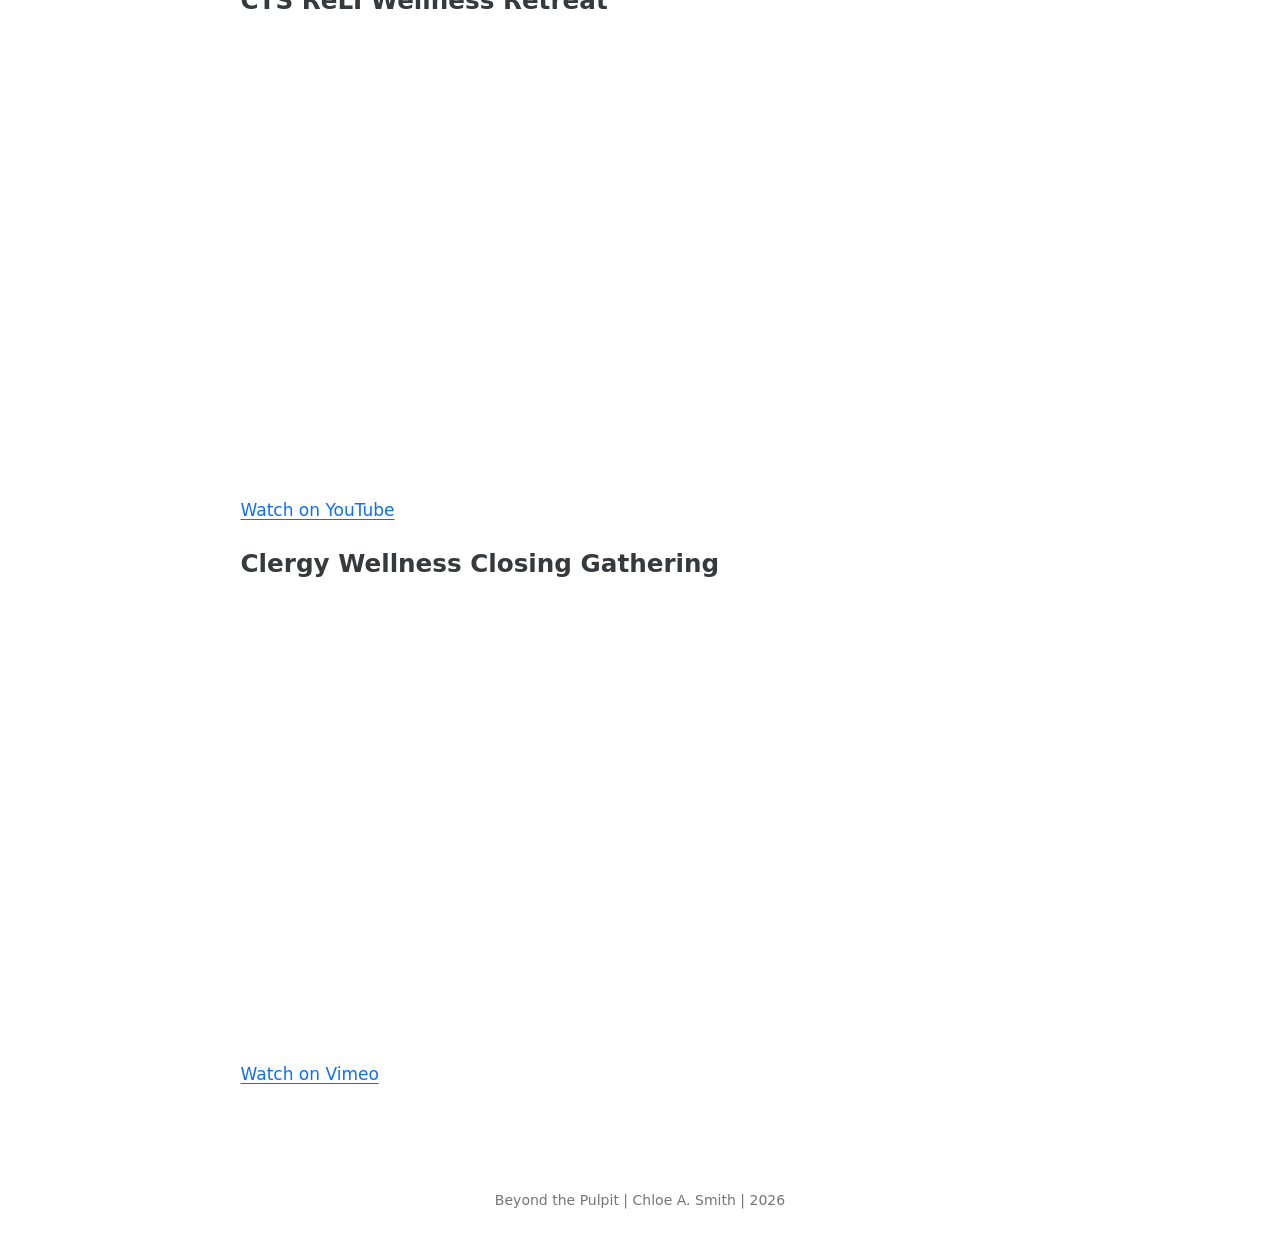
<file: docs/visualmaterials.html>
<!DOCTYPE html>
<html xmlns="http://www.w3.org/1999/xhtml" lang="en" xml:lang="en"><head>

<meta charset="utf-8">
<meta name="generator" content="quarto-1.9.38">

<meta name="viewport" content="width=device-width, initial-scale=1.0, user-scalable=yes">


<title>Visual Materials – Beyond the Pulpit</title>
<style>
/* Default styles provided by pandoc.
** See https://pandoc.org/MANUAL.html#variables-for-html for config info.
*/
code{white-space: pre-wrap;}
span.smallcaps{font-variant: small-caps;}
div.columns{display: flex; gap: min(4vw, 1.5em);}
div.column{flex: auto; overflow-x: auto;}
div.hanging-indent{margin-left: 1.5em; text-indent: -1.5em;}
ul.task-list{list-style: none;}
ul.task-list li input[type="checkbox"] {
  width: 0.8em;
  margin: 0 0.8em 0.2em -1em; /* quarto-specific, see https://github.com/quarto-dev/quarto-cli/issues/4556 */ 
  vertical-align: middle;
}
</style>


<script src="site_libs/quarto-nav/quarto-nav.js"></script>
<script src="site_libs/quarto-nav/headroom.min.js"></script>
<script src="site_libs/clipboard/clipboard.min.js"></script>
<script src="site_libs/quarto-search/autocomplete.umd.js"></script>
<script src="site_libs/quarto-search/fuse.min.js"></script>
<script src="site_libs/quarto-search/quarto-search.js"></script>
<meta name="quarto:offset" content="./">
<script src="site_libs/quarto-html/quarto.js" type="module"></script>
<script src="site_libs/quarto-html/tabsets/tabsets.js" type="module"></script>
<script src="site_libs/quarto-html/popper.min.js"></script>
<script src="site_libs/quarto-html/tippy.umd.min.js"></script>
<script src="site_libs/quarto-html/anchor.min.js"></script>
<link href="site_libs/quarto-html/tippy.css" rel="stylesheet">
<link href="site_libs/quarto-html/quarto-syntax-highlighting-15634bcf2e68342d4ad2dfa704d543f6.css" rel="stylesheet" id="quarto-text-highlighting-styles">
<script src="site_libs/bootstrap/bootstrap.min.js"></script>
<link href="site_libs/bootstrap/bootstrap-icons.css" rel="stylesheet">
<link href="site_libs/bootstrap/bootstrap-625880706a9f51ffbf004a11ac6f3d21.min.css" rel="stylesheet" append-hash="true" id="quarto-bootstrap" data-mode="light">
<script id="quarto-search-options" type="application/json">{
  "location": "navbar",
  "copy-button": false,
  "collapse-after": 3,
  "panel-placement": "end",
  "type": "overlay",
  "limit": 50,
  "keyboard-shortcut": [
    "f",
    "/",
    "s"
  ],
  "show-item-context": false,
  "language": {
    "search-no-results-text": "No results",
    "search-matching-documents-text": "matching documents",
    "search-copy-link-title": "Copy link to search",
    "search-hide-matches-text": "Hide additional matches",
    "search-more-match-text": "more match in this document",
    "search-more-matches-text": "more matches in this document",
    "search-clear-button-title": "Clear",
    "search-text-placeholder": "",
    "search-detached-cancel-button-title": "Cancel",
    "search-submit-button-title": "Submit",
    "search-label": "Search"
  }
}</script>


</head>

<body class="nav-fixed fullcontent quarto-light">

<div id="quarto-search-results"></div>
  <header id="quarto-header" class="headroom fixed-top">
    <nav class="navbar navbar-expand-lg " data-bs-theme="dark">
      <div class="navbar-container container-fluid">
      <div class="navbar-brand-container mx-auto">
    <a class="navbar-brand" href="./index.html">
    <span class="navbar-title">Beyond the Pulpit</span>
    </a>
  </div>
            <div id="quarto-search" class="" title="Search"></div>
          <button class="navbar-toggler" type="button" data-bs-toggle="collapse" data-bs-target="#navbarCollapse" aria-controls="navbarCollapse" role="menu" aria-expanded="false" aria-label="Toggle navigation" onclick="if (window.quartoToggleHeadroom) { window.quartoToggleHeadroom(); }">
  <span class="navbar-toggler-icon"></span>
</button>
          <div class="collapse navbar-collapse" id="navbarCollapse">
            <ul class="navbar-nav navbar-nav-scroll me-auto">
  <li class="nav-item">
    <a class="nav-link" href="./index.html"> 
<span class="menu-text">Home</span></a>
  </li>  
  <li class="nav-item">
    <a class="nav-link" href="./about.html"> 
<span class="menu-text">About the Initiative</span></a>
  </li>  
  <li class="nav-item">
    <a class="nav-link" href="./Wellness.html"> 
<span class="menu-text">Clergy Wellness</span></a>
  </li>  
  <li class="nav-item">
    <a class="nav-link" href="./intervention.html"> 
<span class="menu-text">The Intervention</span></a>
  </li>  
  <li class="nav-item">
    <a class="nav-link" href="./outcomes.html"> 
<span class="menu-text">Program Outcomes</span></a>
  </li>  
  <li class="nav-item">
    <a class="nav-link" href="./Implications/implications.html"> 
<span class="menu-text">Public Health Implications</span></a>
  </li>  
  <li class="nav-item">
    <a class="nav-link active" href="./visualmaterials.html" aria-current="page"> 
<span class="menu-text">Visual Materials</span></a>
  </li>  
</ul>
          </div> <!-- /navcollapse -->
            <div class="quarto-navbar-tools">
</div>
      </div> <!-- /container-fluid -->
    </nav>
</header>
<!-- content -->
<div id="quarto-content" class="quarto-container page-columns page-rows-contents page-layout-article page-navbar">
<!-- sidebar -->
<!-- margin-sidebar -->
    
<!-- main -->
<main class="content" id="quarto-document-content"><header id="title-block-header" class="quarto-title-block"><h1 class="title display-7">Visual Materials</h1></header>

<header id="title-block-header">


</header>


<p><img src="Images/CSmith_RStudioFinal_VisualMaterials.png" class="img-fluid" style="width:100.0%"></p>
<section id="reli-visual-materials-archive" class="level2">
<h2 class="anchored" data-anchor-id="reli-visual-materials-archive">RELI Visual Materials Archive</h2>
<p>The Resilience in Leadership Initiative (RELI) has developed educational, programmatic, and research materials documenting its commitment to clergy health, wellness, and leadership development.</p>
<p>This collection highlights program development, wellness assessments, research dissemination, and multimedia documentation.</p>
</section>
<section id="program-development" class="level2">
<h2 class="anchored" data-anchor-id="program-development">Program Development</h2>
<section id="reli-clergy-wellness-pilot-program-brochure" class="level3">
<h3 class="anchored" data-anchor-id="reli-clergy-wellness-pilot-program-brochure">RELI Clergy Wellness Pilot Program Brochure</h3>
<p>An informational brochure documenting the RELI Clergy Wellness Pilot conducted through Chicago Theological Seminary from November 2024 through February 2025.</p>
<p>The brochure introduces the program’s leadership, intervention activities, participant resources, and preliminary findings.</p>
<p><strong>Focus Areas:</strong> Clergy Wellness · Program Design · Leadership Development</p>
<iframe src="Visual Materials/RELI_Brochure.pdf" width="100%" height="550" title="RELI Clergy Wellness Pilot Program Brochure">
</iframe>
<p><a href="Visual Materials/RELI_Brochure.pdf" target="_blank">View Full Brochure</a></p>
</section>
<section id="reli-clergy-wellness-pilot-presentation" class="level3">
<h3 class="anchored" data-anchor-id="reli-clergy-wellness-pilot-presentation">RELI Clergy Wellness Pilot Presentation</h3>
<p>An overview of the RELI Clergy Wellness Initiative, including its approach to supporting clergy through physical wellness, spiritual development, and leadership-focused programming.</p>
<p><strong>Focus Areas:</strong> Program Implementation · Holistic Wellness · Spiritual Leadership</p>
<iframe src="Visual Materials/RELI_Clergy_Wellness_Pilot_Presentation.pdf" width="100%" height="550" title="RELI Clergy Wellness Pilot Presentation">
</iframe>
<p><a href="Visual Materials/RELI_Clergy_Wellness_Pilot_Presentation.pdf" target="_blank">View Full Presentation</a></p>
<hr>
</section>
</section>
<section id="wellness-assessments" class="level2">
<h2 class="anchored" data-anchor-id="wellness-assessments">Wellness Assessments</h2>
<section id="total-body-wellness-and-performance-survey" class="level3">
<h3 class="anchored" data-anchor-id="total-body-wellness-and-performance-survey">Total Body Wellness and Performance Survey</h3>
<p>Presented by Mr.&nbsp;Larry Love, MS, AT, ATC, CSC.</p>
<p>A descriptive assessment examining participants’ physical health, exercise habits, sleep, nutrition, mobility, and emotional well-being.</p>
<p><strong>Methods &amp; Focus:</strong> Survey Analysis · Physical Health · Wellness Behaviors</p>
<iframe src="Visual Materials/Physical_Wellness_Survey.pdf" width="100%" height="550" title="Total Body Wellness and Performance Survey">
</iframe>
<p><a href="Visual Materials/Physical_Wellness_Survey.pdf" target="_blank">View Full Presentation</a></p>
</section>
<section id="outcome-focused-clergy-wellness-survey" class="level3">
<h3 class="anchored" data-anchor-id="outcome-focused-clergy-wellness-survey">Outcome-Focused Clergy Wellness Survey</h3>
<p>Presented by Rev.&nbsp;Dr.&nbsp;James D. Foster, PhD.</p>
<p>A survey presentation examining clergy self-care priorities, spiritual aspirations, professional development needs, and coaching expectations.</p>
<p><strong>Methods &amp; Focus:</strong> Survey Analysis · Spiritual Wellness · Leadership Development</p>
<iframe src="Visual Materials/Spiritual_Wellness_Survey.pdf" width="100%" height="550" title="Outcome-Focused Clergy Wellness Survey">
</iframe>
<p><a href="Visual Materials/Spiritual_Wellness_Survey.pdf" target="_blank">View Full Presentation</a></p>
<hr>
</section>
</section>
<section id="research-dissemination" class="level2">
<h2 class="anchored" data-anchor-id="research-dissemination">Research Dissemination</h2>
<section id="reli-research-poster-apha-2025" class="level3">
<h3 class="anchored" data-anchor-id="reli-research-poster-apha-2025">RELI Research Poster — APHA 2025</h3>
<p>A research poster presented at the 2025 American Public Health Association Annual Meeting, documenting work related to clergy wellness and faith-centered public health.</p>
<p><strong>Research Areas:</strong> Faith &amp; Public Health · Clergy Wellness · Research Dissemination</p>
<iframe src="Visual Materials/RELI_APHA_2025_Poster.pdf" width="100%" height="550" title="RELI APHA 2025 Research Poster">
</iframe>
<p><a href="Visual Materials/RELI_APHA_2025_Poster.pdf" target="_blank">View APHA 2025 Poster</a></p>
</section>
<section id="reli-research-poster-apha-2026" class="level3">
<h3 class="anchored" data-anchor-id="reli-research-poster-apha-2026">RELI Research Poster — APHA 2026</h3>
<p>A research poster prepared for the 2026 American Public Health Association Annual Meeting, highlighting continued work related to clergy wellness and faith-based approaches to public health.</p>
<p><strong>Research Areas:</strong> Faith-Based Health Promotion · Clergy Leadership · Public Health Practice</p>
<iframe src="Visual Materials/RELI_APHA_2026_Poster.pdf" width="100%" height="550" title="RELI APHA 2026 Research Poster">
</iframe>
<p><a href="Visual Materials/RELI_APHA_2026_Poster.pdf" target="_blank">View APHA 2026 Poster</a></p>
<hr>
</section>
</section>
<section id="video-highlights" class="level2">
<h2 class="anchored" data-anchor-id="video-highlights">Video Highlights</h2>
<section id="permission-to-sabbath" class="level3">
<h3 class="anchored" data-anchor-id="permission-to-sabbath">Permission to Sabbath</h3>
<iframe src="https://www.youtube.com/embed/_qIJaJrq-Y0?start=424" width="100%" height="450" title="Permission to Sabbath" allowfullscreen="">
</iframe>
<p><a href="https://www.youtube.com/watch?v=_qIJaJrq-Y0&amp;t=424s" target="_blank">Watch on YouTube</a></p>
</section>
<section id="cts-reli-wellness-retreat" class="level3">
<h3 class="anchored" data-anchor-id="cts-reli-wellness-retreat">CTS ReLI Wellness Retreat</h3>
<iframe src="https://www.youtube.com/embed/_qhJ7QhN15g?start=3587" width="100%" height="450" title="CTS ReLI Wellness Retreat" allowfullscreen="">
</iframe>
<p><a href="https://www.youtube.com/watch?v=_qhJ7QhN15g&amp;t=3587s" target="_blank">Watch on YouTube</a></p>
</section>
<section id="clergy-wellness-closing-gathering" class="level3">
<h3 class="anchored" data-anchor-id="clergy-wellness-closing-gathering">Clergy Wellness Closing Gathering</h3>
<iframe src="https://player.vimeo.com/video/1062428089" width="100%" height="450" title="Clergy Wellness Closing Gathering" allowfullscreen="">
</iframe>
<p><a href="https://vimeo.com/1062428089" target="_blank">Watch on Vimeo</a></p>


</section>
</section>

</main> <!-- /main -->
<script id="quarto-html-after-body" type="application/javascript">
  window.document.addEventListener("DOMContentLoaded", function (event) {
    const icon = "";
    const anchorJS = new window.AnchorJS();
    anchorJS.options = {
      placement: 'right',
      icon: icon
    };
    anchorJS.add('.anchored');
    const isCodeAnnotation = (el) => {
      for (const clz of el.classList) {
        if (clz.startsWith('code-annotation-')) {                     
          return true;
        }
      }
      return false;
    }
    const onCopySuccess = function(e) {
      // button target
      const button = e.trigger;
      // don't keep focus
      button.blur();
      // flash "checked"
      button.classList.add('code-copy-button-checked');
      var currentTitle = button.getAttribute("title");
      button.setAttribute("title", "Copied!");
      let tooltip;
      if (window.bootstrap) {
        button.setAttribute("data-bs-toggle", "tooltip");
        button.setAttribute("data-bs-placement", "left");
        button.setAttribute("data-bs-title", "Copied!");
        tooltip = new bootstrap.Tooltip(button, 
          { trigger: "manual", 
            customClass: "code-copy-button-tooltip",
            offset: [0, -8]});
        tooltip.show();    
      }
      setTimeout(function() {
        if (tooltip) {
          tooltip.hide();
          button.removeAttribute("data-bs-title");
          button.removeAttribute("data-bs-toggle");
          button.removeAttribute("data-bs-placement");
        }
        button.setAttribute("title", currentTitle);
        button.classList.remove('code-copy-button-checked');
      }, 1000);
      // clear code selection
      e.clearSelection();
    }
    const getTextToCopy = function(trigger) {
      const outerScaffold = trigger.parentElement.cloneNode(true);
      const codeEl = outerScaffold.querySelector('code');
      for (const childEl of codeEl.children) {
        if (isCodeAnnotation(childEl)) {
          childEl.remove();
        }
      }
      return codeEl.innerText;
    }
    const clipboard = new window.ClipboardJS('.code-copy-button:not([data-in-quarto-modal])', {
      text: getTextToCopy
    });
    clipboard.on('success', onCopySuccess);
    if (window.document.getElementById('quarto-embedded-source-code-modal')) {
      const clipboardModal = new window.ClipboardJS('.code-copy-button[data-in-quarto-modal]', {
        text: getTextToCopy,
        container: window.document.getElementById('quarto-embedded-source-code-modal')
      });
      clipboardModal.on('success', onCopySuccess);
    }
      var localhostRegex = new RegExp(/^(?:http|https):\/\/localhost\:?[0-9]*\//);
      var mailtoRegex = new RegExp(/^mailto:/);
        var filterRegex = new RegExp('/' + window.location.host + '/');
      var isInternal = (href) => {
          return filterRegex.test(href) || localhostRegex.test(href) || mailtoRegex.test(href);
      }
      // Inspect non-navigation links and adorn them if external
     var links = window.document.querySelectorAll('a[href]:not(.nav-link):not(.navbar-brand):not(.toc-action):not(.sidebar-link):not(.sidebar-item-toggle):not(.pagination-link):not(.no-external):not([aria-hidden]):not(.dropdown-item):not(.quarto-navigation-tool):not(.about-link)');
      for (var i=0; i<links.length; i++) {
        const link = links[i];
        if (!isInternal(link.href)) {
          // undo the damage that might have been done by quarto-nav.js in the case of
          // links that we want to consider external
          if (link.dataset.originalHref !== undefined) {
            link.href = link.dataset.originalHref;
          }
        }
      }
    function tippyHover(el, contentFn, onTriggerFn, onUntriggerFn) {
      const config = {
        allowHTML: true,
        maxWidth: 500,
        delay: 100,
        arrow: false,
        appendTo: function(el) {
            return el.parentElement;
        },
        interactive: true,
        interactiveBorder: 10,
        theme: 'quarto',
        placement: 'bottom-start',
      };
      if (contentFn) {
        config.content = contentFn;
      }
      if (onTriggerFn) {
        config.onTrigger = onTriggerFn;
      }
      if (onUntriggerFn) {
        config.onUntrigger = onUntriggerFn;
      }
      window.tippy(el, config); 
    }
    const noterefs = window.document.querySelectorAll('a[role="doc-noteref"]');
    for (var i=0; i<noterefs.length; i++) {
      const ref = noterefs[i];
      tippyHover(ref, function() {
        // use id or data attribute instead here
        let href = ref.getAttribute('data-footnote-href') || ref.getAttribute('href');
        try { href = new URL(href).hash; } catch {}
        const id = href.replace(/^#\/?/, "");
        const note = window.document.getElementById(id);
        if (note) {
          return note.innerHTML;
        } else {
          return "";
        }
      });
    }
    const xrefs = window.document.querySelectorAll('a.quarto-xref');
    const processXRef = (id, note) => {
      // Strip column container classes
      const stripColumnClz = (el) => {
        el.classList.remove("page-full", "page-columns");
        if (el.children) {
          for (const child of el.children) {
            stripColumnClz(child);
          }
        }
      }
      stripColumnClz(note)
      if (id === null || id.startsWith('sec-')) {
        // Special case sections, only their first couple elements
        const container = document.createElement("div");
        if (note.children && note.children.length > 2) {
          container.appendChild(note.children[0].cloneNode(true));
          for (let i = 1; i < note.children.length; i++) {
            const child = note.children[i];
            if (child.tagName === "P" && child.innerText === "") {
              continue;
            } else {
              container.appendChild(child.cloneNode(true));
              break;
            }
          }
          if (window.Quarto?.typesetMath) {
            window.Quarto.typesetMath(container);
          }
          return container.innerHTML
        } else {
          if (window.Quarto?.typesetMath) {
            window.Quarto.typesetMath(note);
          }
          return note.innerHTML;
        }
      } else {
        // Remove any anchor links if they are present
        const anchorLink = note.querySelector('a.anchorjs-link');
        if (anchorLink) {
          anchorLink.remove();
        }
        if (window.Quarto?.typesetMath) {
          window.Quarto.typesetMath(note);
        }
        if (note.classList.contains("callout")) {
          return note.outerHTML;
        } else {
          return note.innerHTML;
        }
      }
    }
    for (var i=0; i<xrefs.length; i++) {
      const xref = xrefs[i];
      tippyHover(xref, undefined, function(instance) {
        instance.disable();
        let url = xref.getAttribute('href');
        let hash = undefined; 
        if (url.startsWith('#')) {
          hash = url;
        } else {
          try { hash = new URL(url).hash; } catch {}
        }
        if (hash) {
          const id = hash.replace(/^#\/?/, "");
          const note = window.document.getElementById(id);
          if (note !== null) {
            try {
              const html = processXRef(id, note.cloneNode(true));
              instance.setContent(html);
            } finally {
              instance.enable();
              instance.show();
            }
          } else {
            // See if we can fetch this
            fetch(url.split('#')[0])
            .then(res => res.text())
            .then(html => {
              const parser = new DOMParser();
              const htmlDoc = parser.parseFromString(html, "text/html");
              const note = htmlDoc.getElementById(id);
              if (note !== null) {
                const html = processXRef(id, note);
                instance.setContent(html);
              } 
            }).finally(() => {
              instance.enable();
              instance.show();
            });
          }
        } else {
          // See if we can fetch a full url (with no hash to target)
          // This is a special case and we should probably do some content thinning / targeting
          fetch(url)
          .then(res => res.text())
          .then(html => {
            const parser = new DOMParser();
            const htmlDoc = parser.parseFromString(html, "text/html");
            const note = htmlDoc.querySelector('main.content');
            if (note !== null) {
              // This should only happen for chapter cross references
              // (since there is no id in the URL)
              // remove the first header
              if (note.children.length > 0 && note.children[0].tagName === "HEADER") {
                note.children[0].remove();
              }
              const html = processXRef(null, note);
              instance.setContent(html);
            } 
          }).finally(() => {
            instance.enable();
            instance.show();
          });
        }
      }, function(instance) {
      });
    }
        let selectedAnnoteEl;
        const selectorForAnnotation = ( cell, annotation) => {
          let cellAttr = 'data-code-cell="' + cell + '"';
          let lineAttr = 'data-code-annotation="' +  annotation + '"';
          const selector = 'span[' + cellAttr + '][' + lineAttr + ']';
          return selector;
        }
        const selectCodeLines = (annoteEl) => {
          const doc = window.document;
          const targetCell = annoteEl.getAttribute("data-target-cell");
          const targetAnnotation = annoteEl.getAttribute("data-target-annotation");
          const annoteSpan = window.document.querySelector(selectorForAnnotation(targetCell, targetAnnotation));
          const lines = annoteSpan.getAttribute("data-code-lines").split(",");
          const lineIds = lines.map((line) => {
            return targetCell + "-" + line;
          })
          let top = null;
          let height = null;
          let parent = null;
          if (lineIds.length > 0) {
              //compute the position of the single el (top and bottom and make a div)
              const el = window.document.getElementById(lineIds[0]);
              top = el.offsetTop;
              height = el.offsetHeight;
              parent = el.parentElement.parentElement;
            if (lineIds.length > 1) {
              const lastEl = window.document.getElementById(lineIds[lineIds.length - 1]);
              const bottom = lastEl.offsetTop + lastEl.offsetHeight;
              height = bottom - top;
            }
            if (top !== null && height !== null && parent !== null) {
              // cook up a div (if necessary) and position it 
              let div = window.document.getElementById("code-annotation-line-highlight");
              if (div === null) {
                div = window.document.createElement("div");
                div.setAttribute("id", "code-annotation-line-highlight");
                div.style.position = 'absolute';
                parent.appendChild(div);
              }
              div.style.top = top - 2 + "px";
              div.style.height = height + 4 + "px";
              div.style.left = 0;
              let gutterDiv = window.document.getElementById("code-annotation-line-highlight-gutter");
              if (gutterDiv === null) {
                gutterDiv = window.document.createElement("div");
                gutterDiv.setAttribute("id", "code-annotation-line-highlight-gutter");
                gutterDiv.style.position = 'absolute';
                const codeCell = window.document.getElementById(targetCell);
                const gutter = codeCell.querySelector('.code-annotation-gutter');
                gutter.appendChild(gutterDiv);
              }
              gutterDiv.style.top = top - 2 + "px";
              gutterDiv.style.height = height + 4 + "px";
            }
            selectedAnnoteEl = annoteEl;
          }
        };
        const unselectCodeLines = () => {
          const elementsIds = ["code-annotation-line-highlight", "code-annotation-line-highlight-gutter"];
          elementsIds.forEach((elId) => {
            const div = window.document.getElementById(elId);
            if (div) {
              div.remove();
            }
          });
          selectedAnnoteEl = undefined;
        };
          // Handle positioning of the toggle
      window.addEventListener(
        "resize",
        throttle(() => {
          elRect = undefined;
          if (selectedAnnoteEl) {
            selectCodeLines(selectedAnnoteEl);
          }
        }, 10)
      );
      function throttle(fn, ms) {
      let throttle = false;
      let timer;
        return (...args) => {
          if(!throttle) { // first call gets through
              fn.apply(this, args);
              throttle = true;
          } else { // all the others get throttled
              if(timer) clearTimeout(timer); // cancel #2
              timer = setTimeout(() => {
                fn.apply(this, args);
                timer = throttle = false;
              }, ms);
          }
        };
      }
        // Attach click handler to the DT
        const annoteDls = window.document.querySelectorAll('dt[data-target-cell]');
        for (const annoteDlNode of annoteDls) {
          annoteDlNode.addEventListener('click', (event) => {
            const clickedEl = event.target;
            if (clickedEl !== selectedAnnoteEl) {
              unselectCodeLines();
              const activeEl = window.document.querySelector('dt[data-target-cell].code-annotation-active');
              if (activeEl) {
                activeEl.classList.remove('code-annotation-active');
              }
              selectCodeLines(clickedEl);
              clickedEl.classList.add('code-annotation-active');
            } else {
              // Unselect the line
              unselectCodeLines();
              clickedEl.classList.remove('code-annotation-active');
            }
          });
        }
    const findCites = (el) => {
      const parentEl = el.parentElement;
      if (parentEl) {
        const cites = parentEl.dataset.cites;
        if (cites) {
          return {
            el,
            cites: cites.split(' ')
          };
        } else {
          return findCites(el.parentElement)
        }
      } else {
        return undefined;
      }
    };
    var bibliorefs = window.document.querySelectorAll('a[role="doc-biblioref"]');
    for (var i=0; i<bibliorefs.length; i++) {
      const ref = bibliorefs[i];
      const citeInfo = findCites(ref);
      if (citeInfo) {
        tippyHover(citeInfo.el, function() {
          var popup = window.document.createElement('div');
          citeInfo.cites.forEach(function(cite) {
            var citeDiv = window.document.createElement('div');
            citeDiv.classList.add('hanging-indent');
            citeDiv.classList.add('csl-entry');
            var biblioDiv = window.document.getElementById('ref-' + cite);
            if (biblioDiv) {
              citeDiv.innerHTML = biblioDiv.innerHTML;
            }
            popup.appendChild(citeDiv);
          });
          return popup.innerHTML;
        });
      }
    }
  });
  </script>
</div> <!-- /content -->
<footer class="footer">
  <div class="nav-footer">
    <div class="nav-footer-left">
      &nbsp;
    </div>   
    <div class="nav-footer-center">
<p>Beyond the Pulpit | Chloe A. Smith | 2026</p>
</div>
    <div class="nav-footer-right">
      &nbsp;
    </div>
  </div>
</footer>




</body></html>
</file>
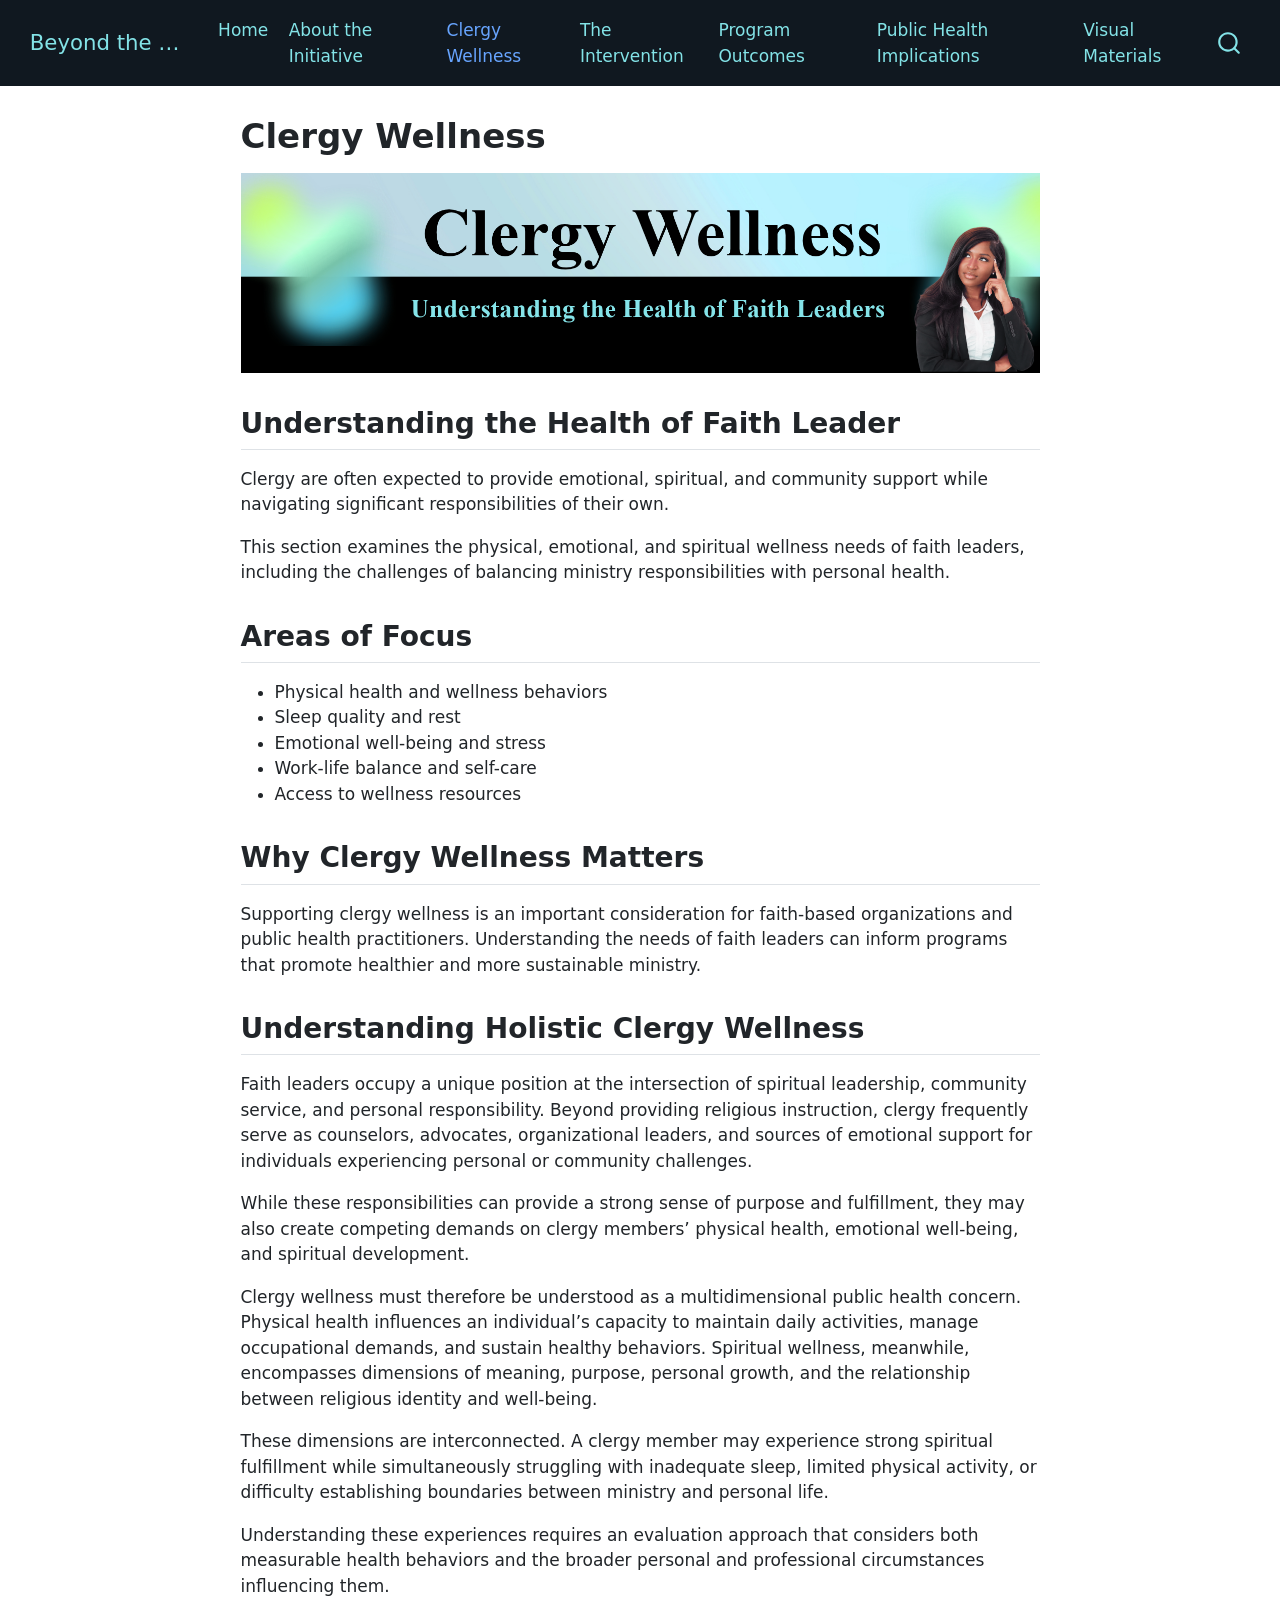
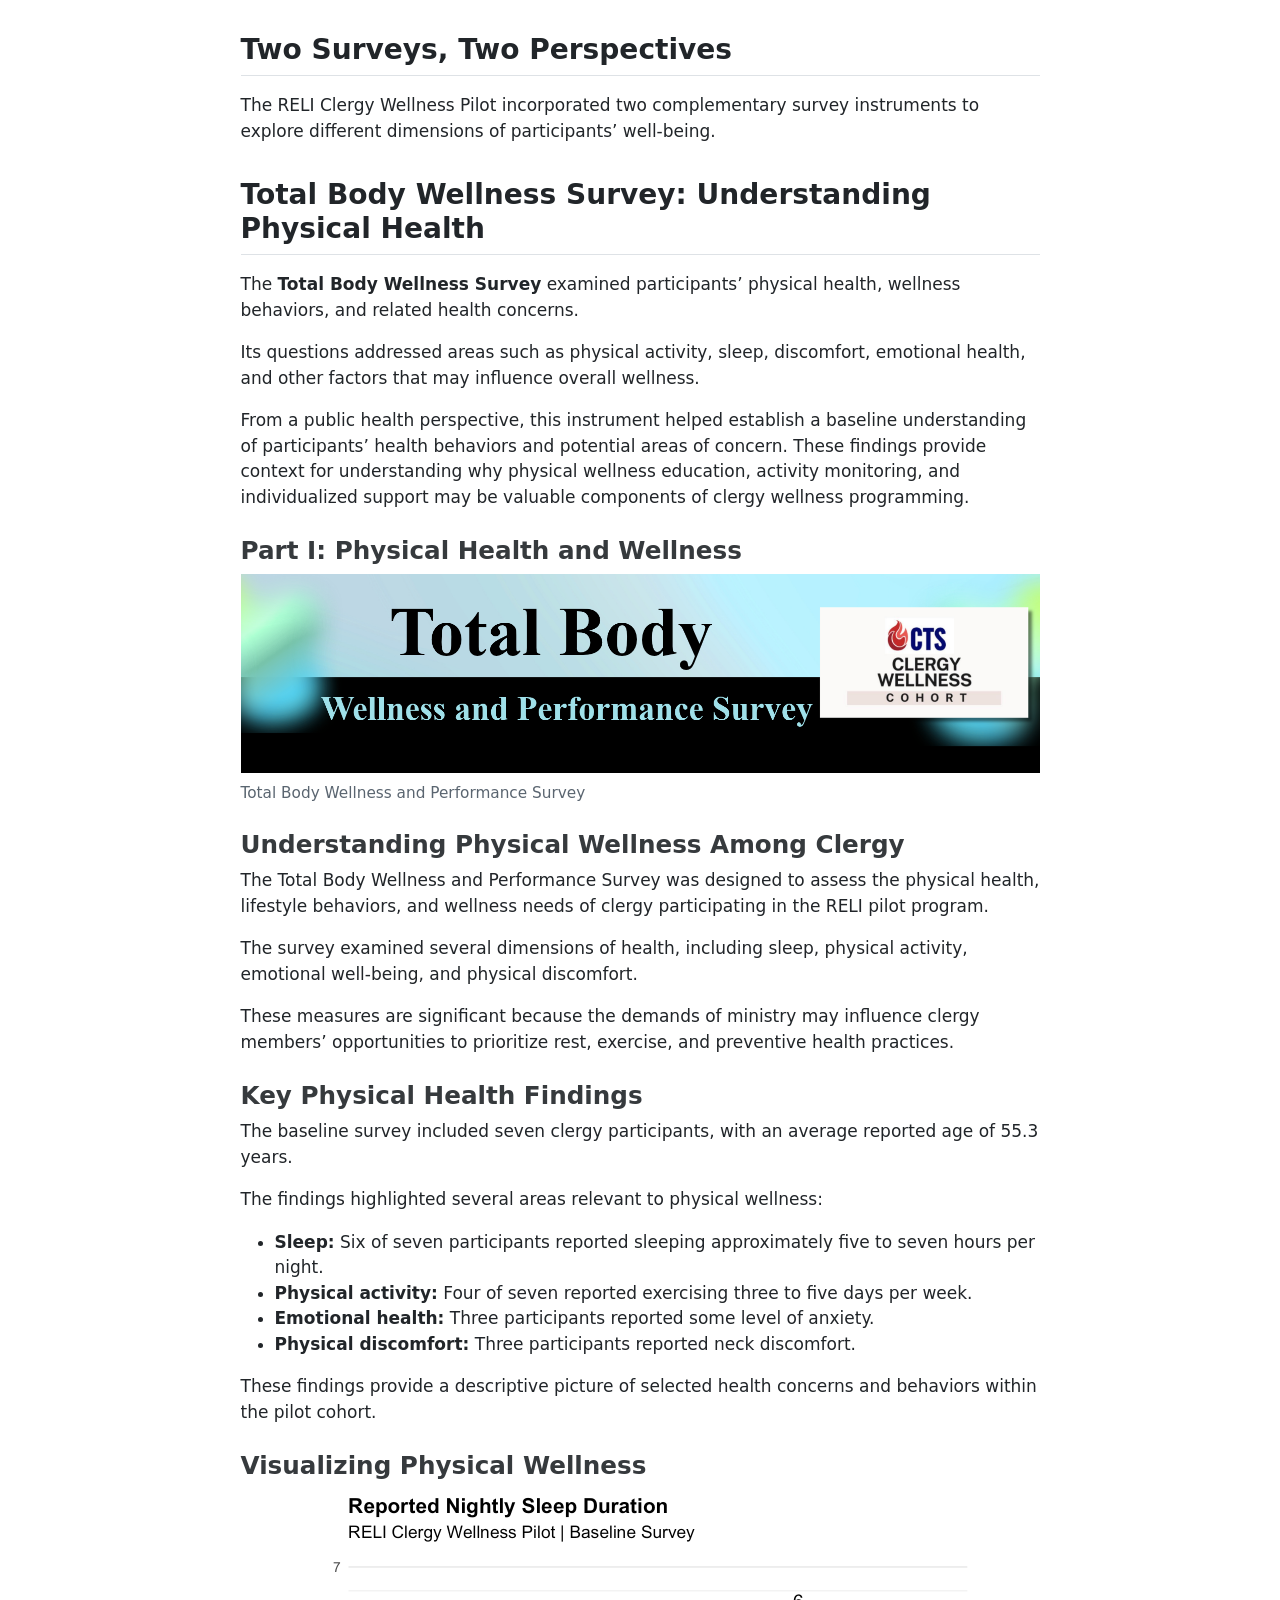
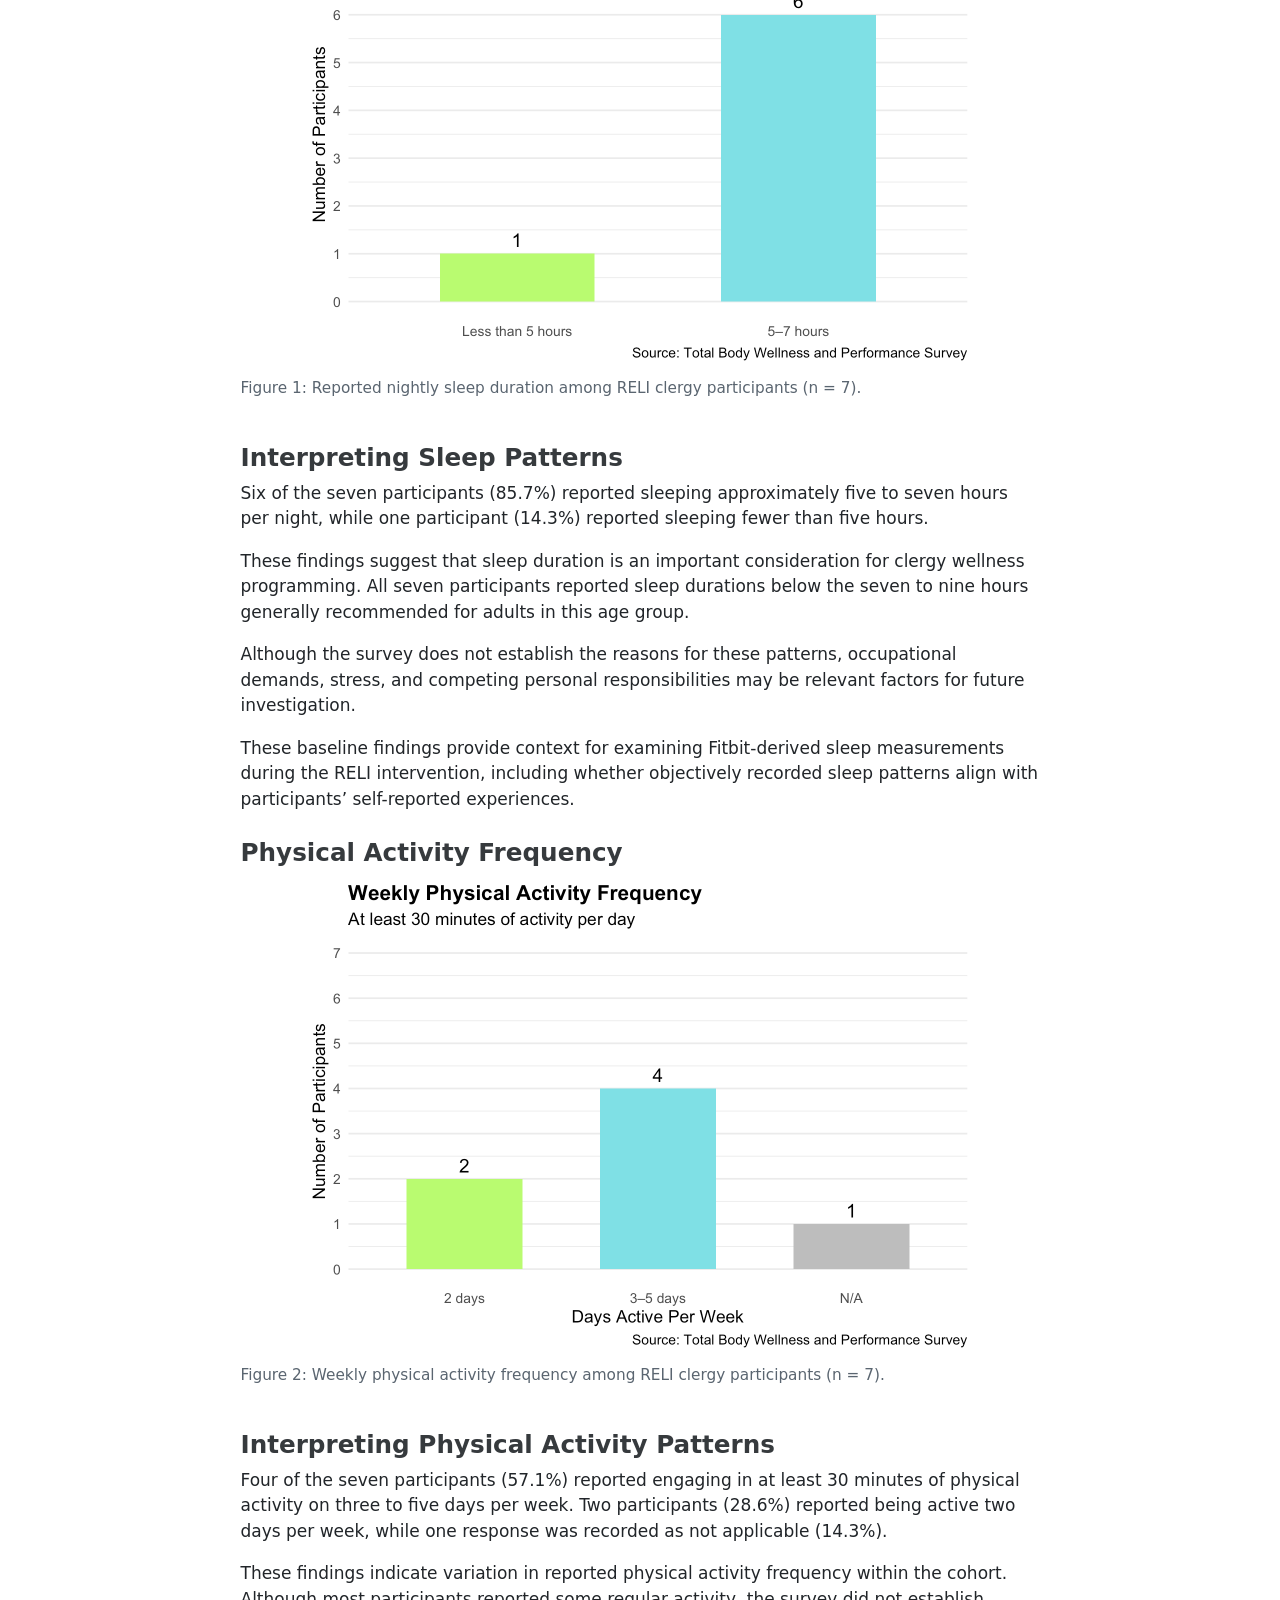
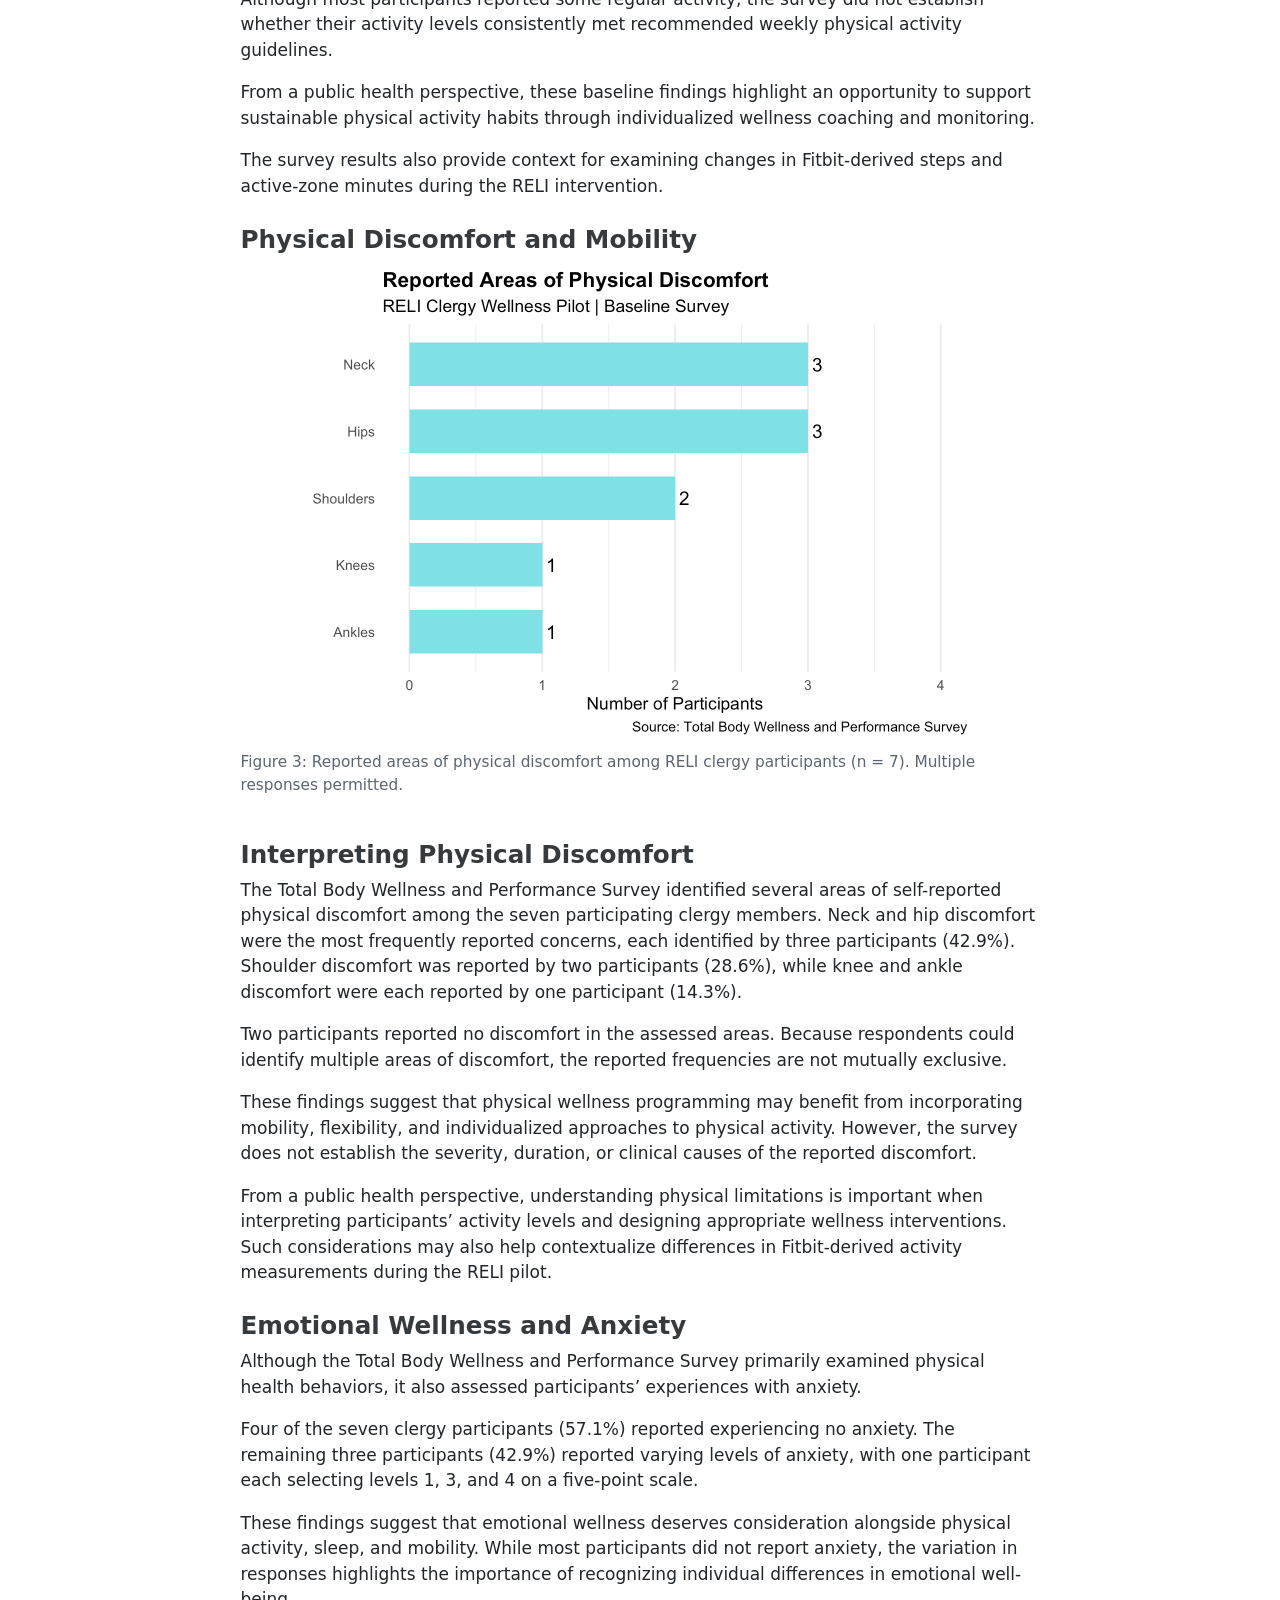
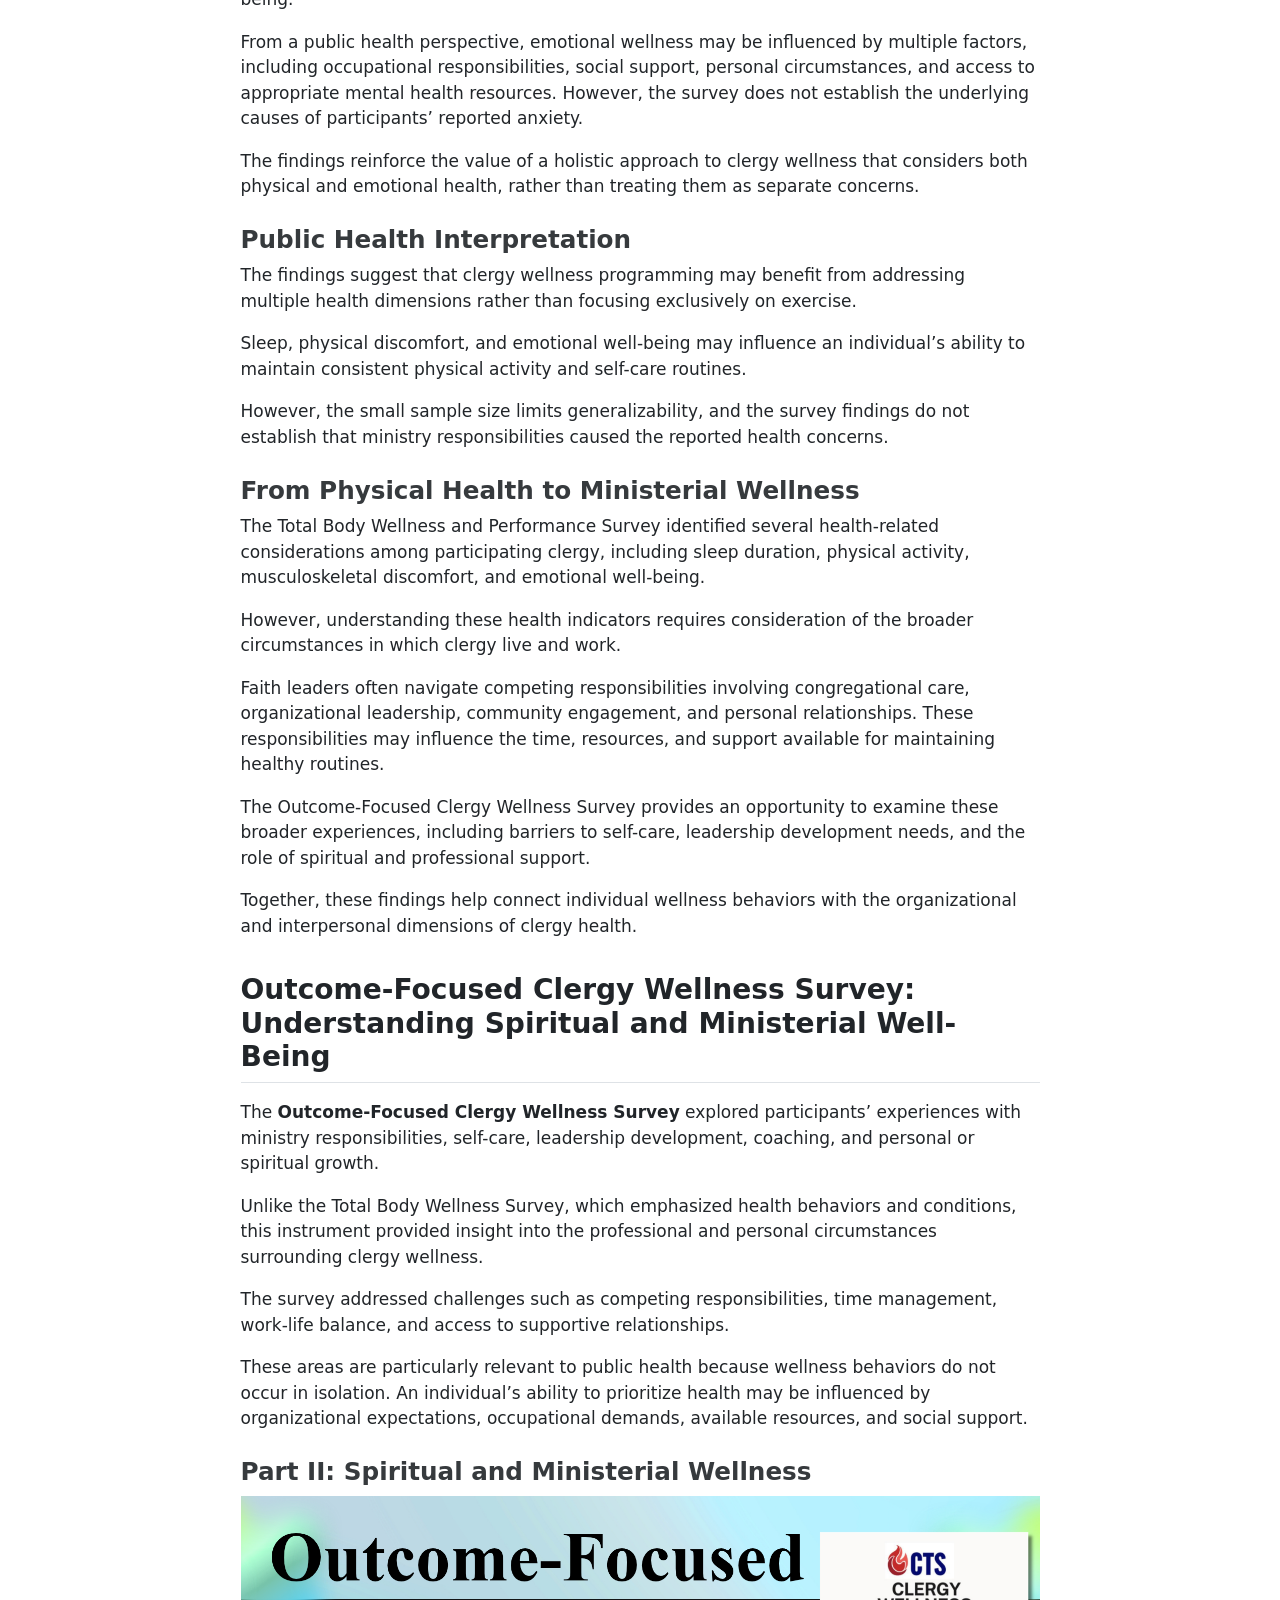
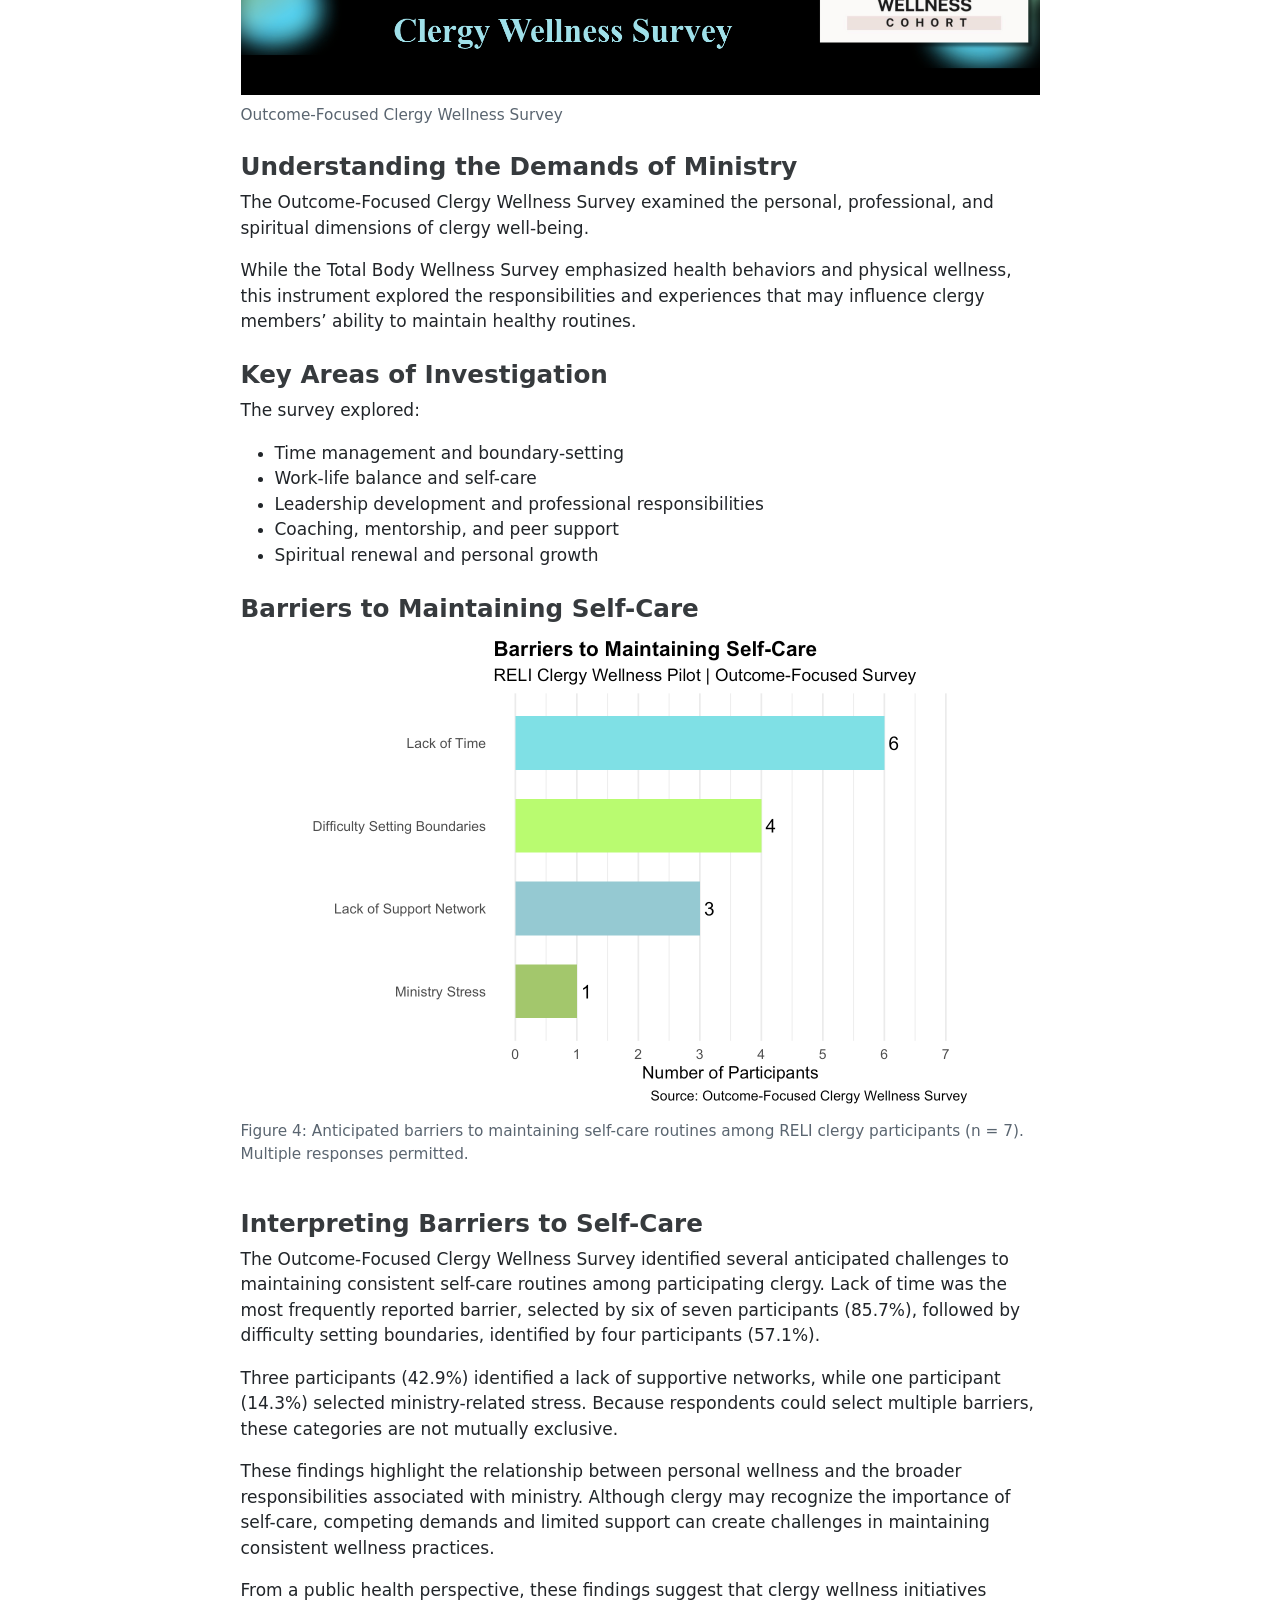
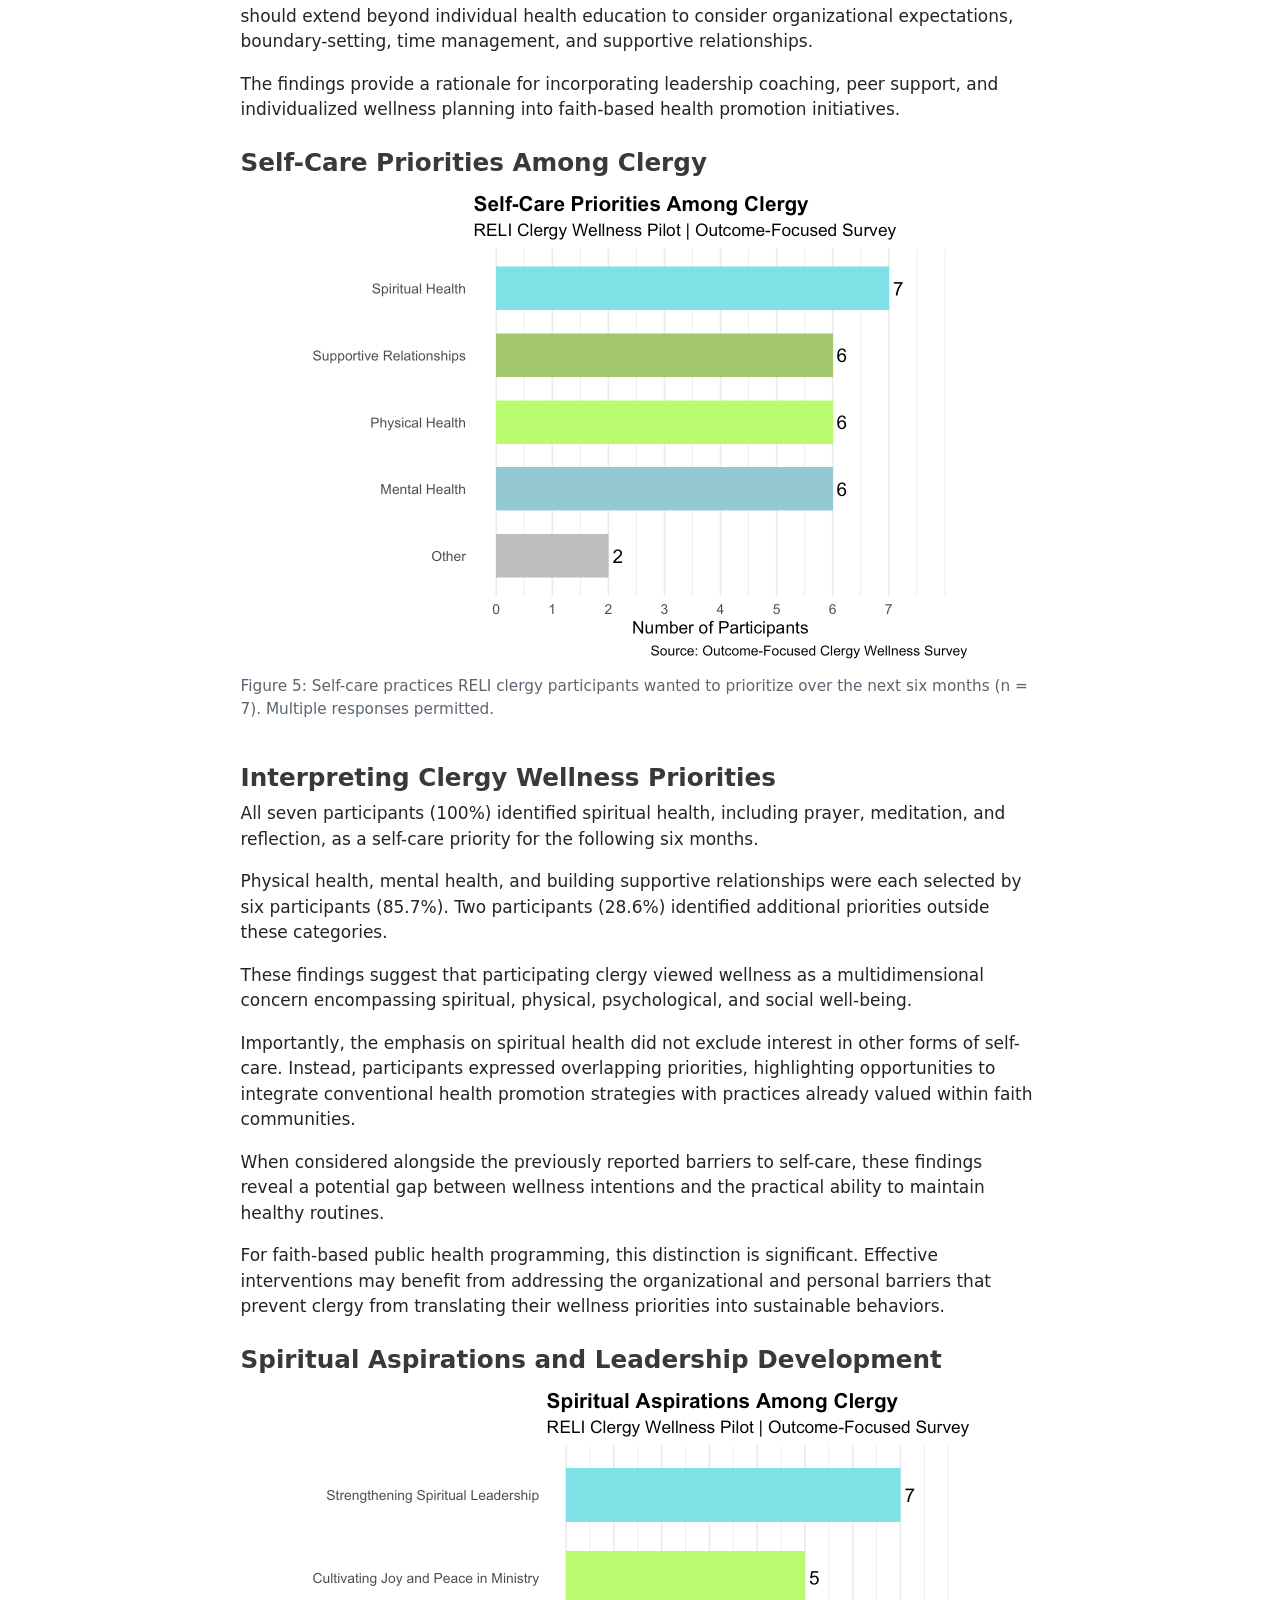
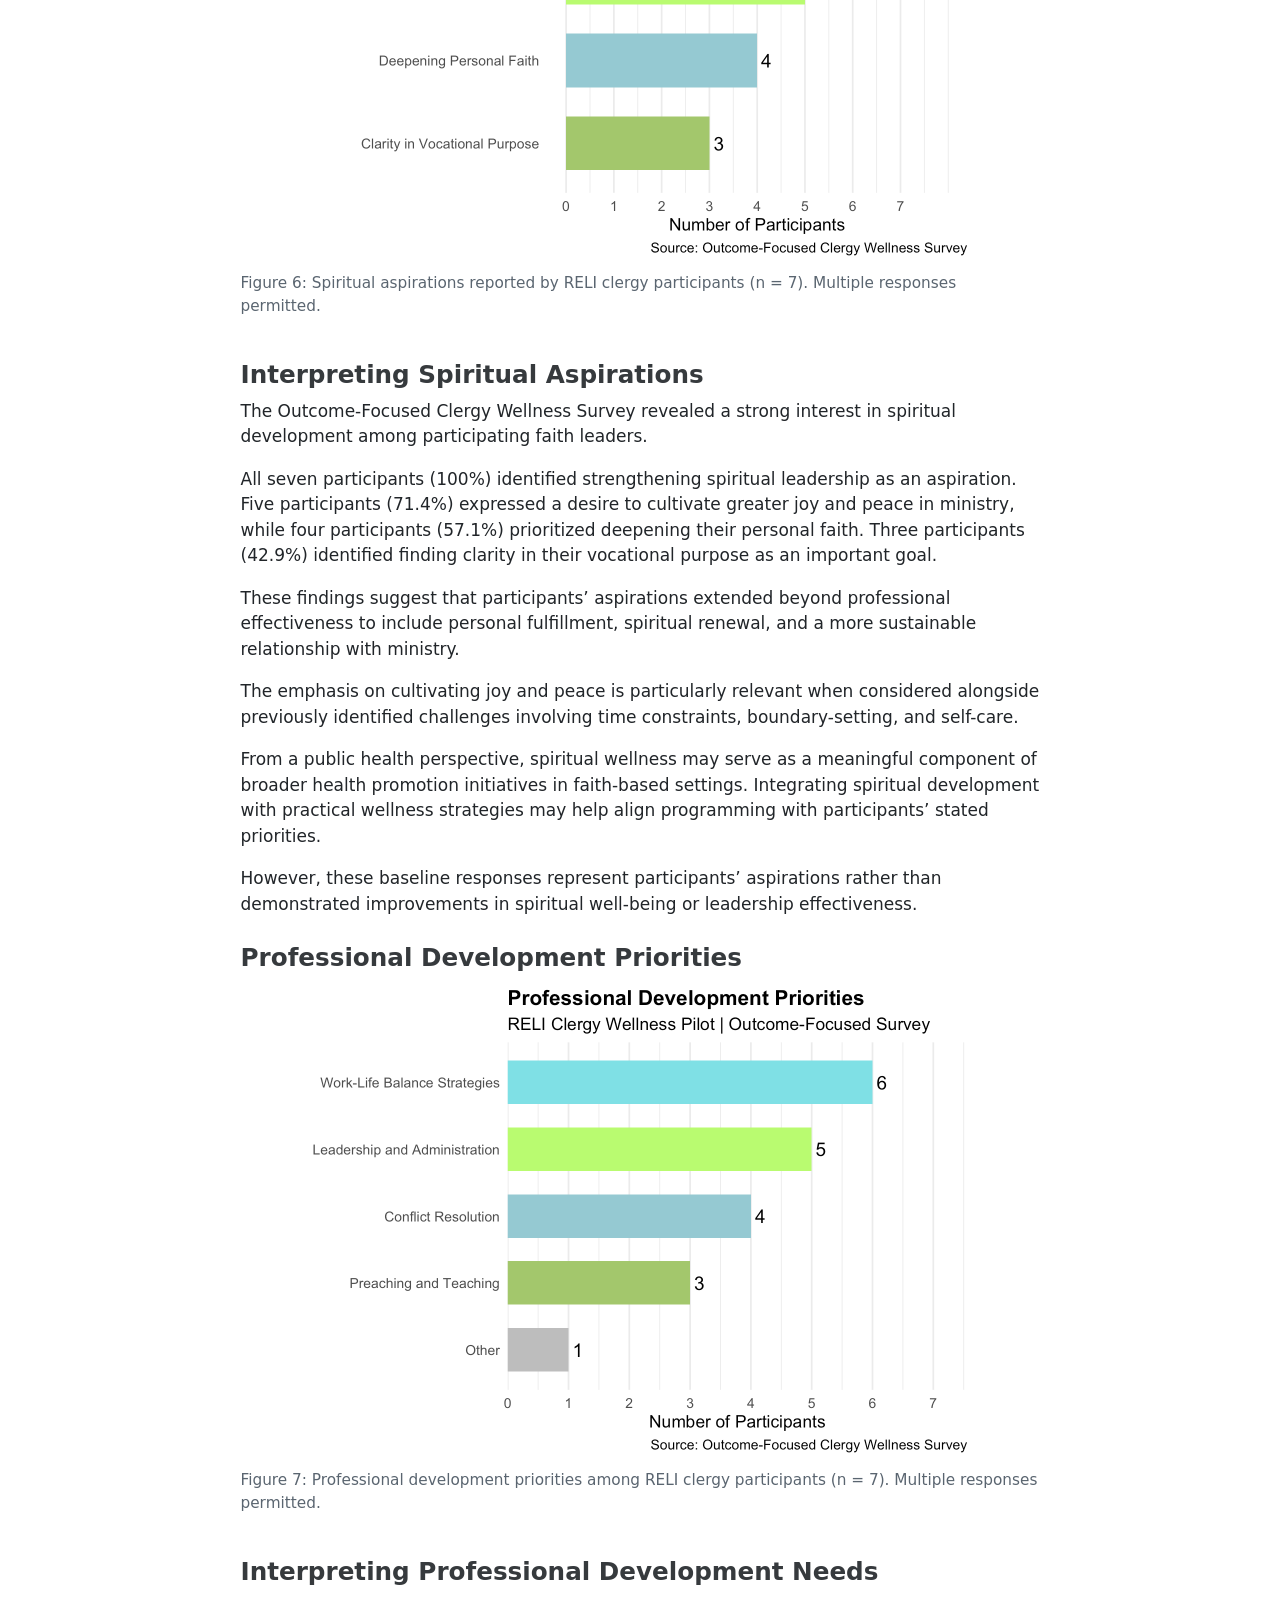
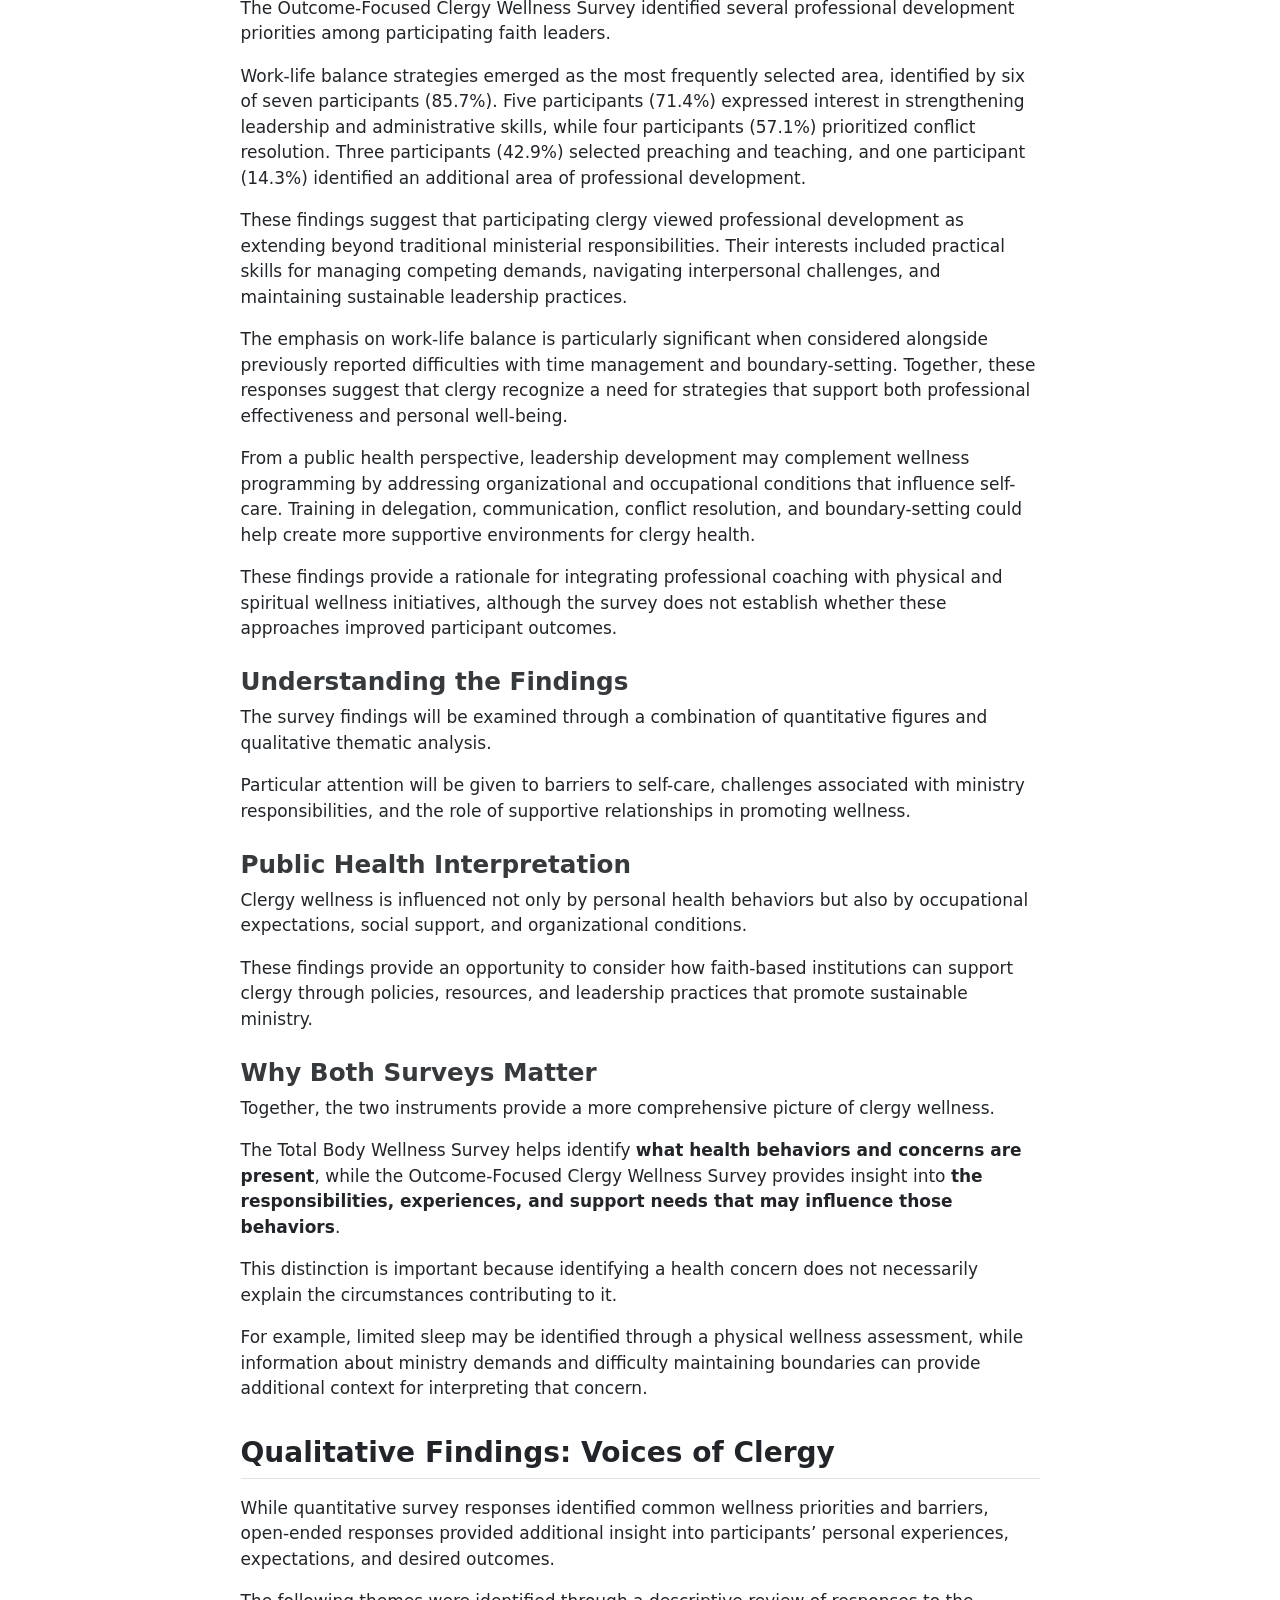
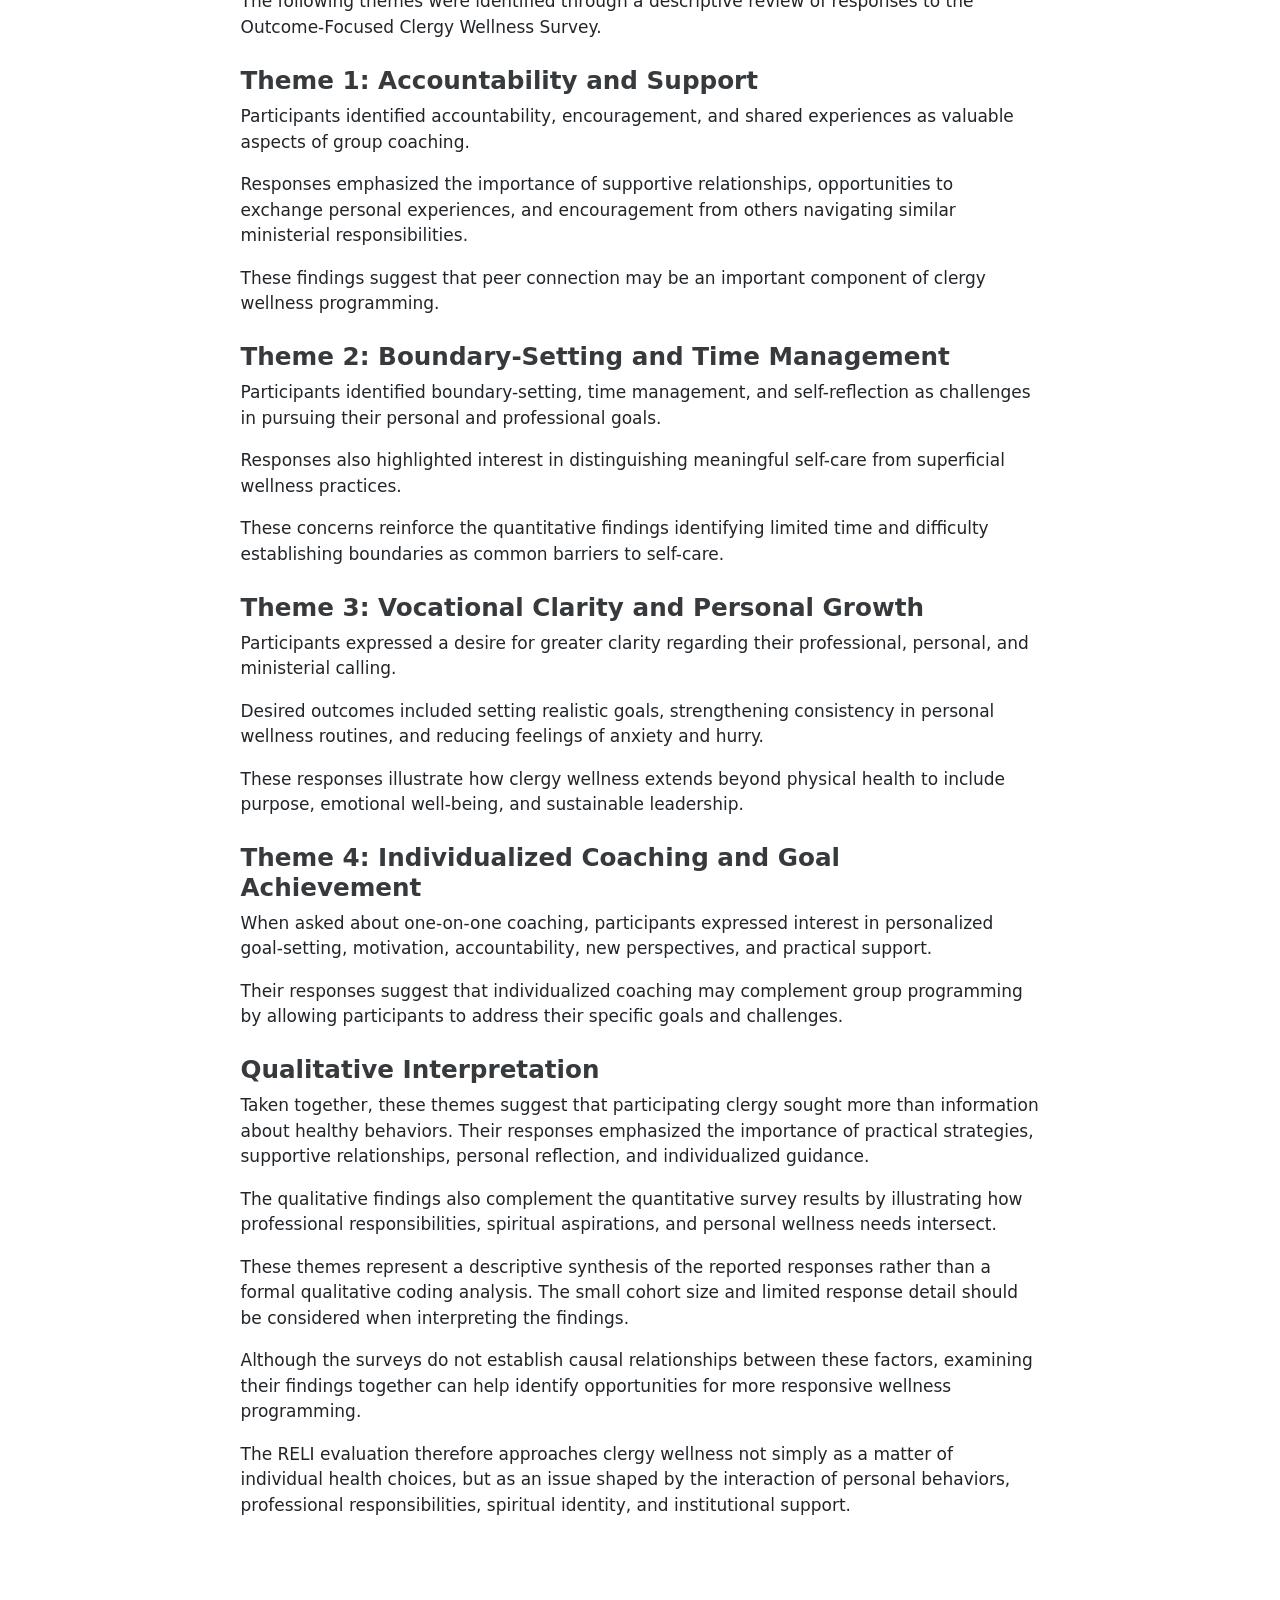
<file: docs/Wellness.html>
<!DOCTYPE html>
<html xmlns="http://www.w3.org/1999/xhtml" lang="en" xml:lang="en"><head>

<meta charset="utf-8">
<meta name="generator" content="quarto-1.9.38">

<meta name="viewport" content="width=device-width, initial-scale=1.0, user-scalable=yes">


<title>Clergy Wellness – Beyond the Pulpit</title>
<style>
/* Default styles provided by pandoc.
** See https://pandoc.org/MANUAL.html#variables-for-html for config info.
*/
code{white-space: pre-wrap;}
span.smallcaps{font-variant: small-caps;}
div.columns{display: flex; gap: min(4vw, 1.5em);}
div.column{flex: auto; overflow-x: auto;}
div.hanging-indent{margin-left: 1.5em; text-indent: -1.5em;}
ul.task-list{list-style: none;}
ul.task-list li input[type="checkbox"] {
  width: 0.8em;
  margin: 0 0.8em 0.2em -1em; /* quarto-specific, see https://github.com/quarto-dev/quarto-cli/issues/4556 */ 
  vertical-align: middle;
}
</style>


<script src="site_libs/quarto-nav/quarto-nav.js"></script>
<script src="site_libs/quarto-nav/headroom.min.js"></script>
<script src="site_libs/clipboard/clipboard.min.js"></script>
<script src="site_libs/quarto-search/autocomplete.umd.js"></script>
<script src="site_libs/quarto-search/fuse.min.js"></script>
<script src="site_libs/quarto-search/quarto-search.js"></script>
<meta name="quarto:offset" content="./">
<script src="site_libs/quarto-html/quarto.js" type="module"></script>
<script src="site_libs/quarto-html/tabsets/tabsets.js" type="module"></script>
<script src="site_libs/quarto-html/popper.min.js"></script>
<script src="site_libs/quarto-html/tippy.umd.min.js"></script>
<script src="site_libs/quarto-html/anchor.min.js"></script>
<link href="site_libs/quarto-html/tippy.css" rel="stylesheet">
<link href="site_libs/quarto-html/quarto-syntax-highlighting-15634bcf2e68342d4ad2dfa704d543f6.css" rel="stylesheet" id="quarto-text-highlighting-styles">
<script src="site_libs/bootstrap/bootstrap.min.js"></script>
<link href="site_libs/bootstrap/bootstrap-icons.css" rel="stylesheet">
<link href="site_libs/bootstrap/bootstrap-625880706a9f51ffbf004a11ac6f3d21.min.css" rel="stylesheet" append-hash="true" id="quarto-bootstrap" data-mode="light">
<script id="quarto-search-options" type="application/json">{
  "location": "navbar",
  "copy-button": false,
  "collapse-after": 3,
  "panel-placement": "end",
  "type": "overlay",
  "limit": 50,
  "keyboard-shortcut": [
    "f",
    "/",
    "s"
  ],
  "show-item-context": false,
  "language": {
    "search-no-results-text": "No results",
    "search-matching-documents-text": "matching documents",
    "search-copy-link-title": "Copy link to search",
    "search-hide-matches-text": "Hide additional matches",
    "search-more-match-text": "more match in this document",
    "search-more-matches-text": "more matches in this document",
    "search-clear-button-title": "Clear",
    "search-text-placeholder": "",
    "search-detached-cancel-button-title": "Cancel",
    "search-submit-button-title": "Submit",
    "search-label": "Search"
  }
}</script>


</head>

<body class="nav-fixed fullcontent quarto-light">

<div id="quarto-search-results"></div>
  <header id="quarto-header" class="headroom fixed-top">
    <nav class="navbar navbar-expand-lg " data-bs-theme="dark">
      <div class="navbar-container container-fluid">
      <div class="navbar-brand-container mx-auto">
    <a class="navbar-brand" href="./index.html">
    <span class="navbar-title">Beyond the Pulpit</span>
    </a>
  </div>
            <div id="quarto-search" class="" title="Search"></div>
          <button class="navbar-toggler" type="button" data-bs-toggle="collapse" data-bs-target="#navbarCollapse" aria-controls="navbarCollapse" role="menu" aria-expanded="false" aria-label="Toggle navigation" onclick="if (window.quartoToggleHeadroom) { window.quartoToggleHeadroom(); }">
  <span class="navbar-toggler-icon"></span>
</button>
          <div class="collapse navbar-collapse" id="navbarCollapse">
            <ul class="navbar-nav navbar-nav-scroll me-auto">
  <li class="nav-item">
    <a class="nav-link" href="./index.html"> 
<span class="menu-text">Home</span></a>
  </li>  
  <li class="nav-item">
    <a class="nav-link" href="./about.html"> 
<span class="menu-text">About the Initiative</span></a>
  </li>  
  <li class="nav-item">
    <a class="nav-link active" href="./Wellness.html" aria-current="page"> 
<span class="menu-text">Clergy Wellness</span></a>
  </li>  
  <li class="nav-item">
    <a class="nav-link" href="./intervention.html"> 
<span class="menu-text">The Intervention</span></a>
  </li>  
  <li class="nav-item">
    <a class="nav-link" href="./outcomes.html"> 
<span class="menu-text">Program Outcomes</span></a>
  </li>  
  <li class="nav-item">
    <a class="nav-link" href="./Implications/implications.html"> 
<span class="menu-text">Public Health Implications</span></a>
  </li>  
  <li class="nav-item">
    <a class="nav-link" href="./visualmaterials.html"> 
<span class="menu-text">Visual Materials</span></a>
  </li>  
</ul>
          </div> <!-- /navcollapse -->
            <div class="quarto-navbar-tools">
</div>
      </div> <!-- /container-fluid -->
    </nav>
</header>
<!-- content -->
<div id="quarto-content" class="quarto-container page-columns page-rows-contents page-layout-article page-navbar">
<!-- sidebar -->
<!-- margin-sidebar -->
    
<!-- main -->
<main class="content" id="quarto-document-content"><header id="title-block-header" class="quarto-title-block"><h1 class="title display-7">Clergy Wellness</h1></header>

<header id="title-block-header">


</header>


<p><img src="Images/CSmith_RStudioFinal_ClergyWellness.png" class="img-fluid" style="width:100.0%"></p>
<section id="understanding-the-health-of-faith-leader" class="level2">
<h2 class="anchored" data-anchor-id="understanding-the-health-of-faith-leader">Understanding the Health of Faith Leader</h2>
<p>Clergy are often expected to provide emotional, spiritual, and community support while navigating significant responsibilities of their own.</p>
<p>This section examines the physical, emotional, and spiritual wellness needs of faith leaders, including the challenges of balancing ministry responsibilities with personal health.</p>
</section>
<section id="areas-of-focus" class="level2">
<h2 class="anchored" data-anchor-id="areas-of-focus">Areas of Focus</h2>
<ul>
<li>Physical health and wellness behaviors</li>
<li>Sleep quality and rest</li>
<li>Emotional well-being and stress</li>
<li>Work-life balance and self-care</li>
<li>Access to wellness resources</li>
</ul>
</section>
<section id="why-clergy-wellness-matters" class="level2">
<h2 class="anchored" data-anchor-id="why-clergy-wellness-matters">Why Clergy Wellness Matters</h2>
<p>Supporting clergy wellness is an important consideration for faith-based organizations and public health practitioners. Understanding the needs of faith leaders can inform programs that promote healthier and more sustainable ministry.</p>
</section>
<section id="understanding-holistic-clergy-wellness" class="level2">
<h2 class="anchored" data-anchor-id="understanding-holistic-clergy-wellness">Understanding Holistic Clergy Wellness</h2>
<p>Faith leaders occupy a unique position at the intersection of spiritual leadership, community service, and personal responsibility. Beyond providing religious instruction, clergy frequently serve as counselors, advocates, organizational leaders, and sources of emotional support for individuals experiencing personal or community challenges.</p>
<p>While these responsibilities can provide a strong sense of purpose and fulfillment, they may also create competing demands on clergy members’ physical health, emotional well-being, and spiritual development.</p>
<p>Clergy wellness must therefore be understood as a multidimensional public health concern. Physical health influences an individual’s capacity to maintain daily activities, manage occupational demands, and sustain healthy behaviors. Spiritual wellness, meanwhile, encompasses dimensions of meaning, purpose, personal growth, and the relationship between religious identity and well-being.</p>
<p>These dimensions are interconnected. A clergy member may experience strong spiritual fulfillment while simultaneously struggling with inadequate sleep, limited physical activity, or difficulty establishing boundaries between ministry and personal life.</p>
<p>Understanding these experiences requires an evaluation approach that considers both measurable health behaviors and the broader personal and professional circumstances influencing them.</p>
</section>
<section id="two-surveys-two-perspectives" class="level2">
<h2 class="anchored" data-anchor-id="two-surveys-two-perspectives">Two Surveys, Two Perspectives</h2>
<p>The RELI Clergy Wellness Pilot incorporated two complementary survey instruments to explore different dimensions of participants’ well-being.</p>
</section>
<section id="total-body-wellness-survey-understanding-physical-health" class="level2">
<h2 class="anchored" data-anchor-id="total-body-wellness-survey-understanding-physical-health">Total Body Wellness Survey: Understanding Physical Health</h2>
<p>The <strong>Total Body Wellness Survey</strong> examined participants’ physical health, wellness behaviors, and related health concerns.</p>
<p>Its questions addressed areas such as physical activity, sleep, discomfort, emotional health, and other factors that may influence overall wellness.</p>
<p>From a public health perspective, this instrument helped establish a baseline understanding of participants’ health behaviors and potential areas of concern. These findings provide context for understanding why physical wellness education, activity monitoring, and individualized support may be valuable components of clergy wellness programming.</p>
<section id="part-i-physical-health-and-wellness" class="level3">
<h3 class="anchored" data-anchor-id="part-i-physical-health-and-wellness">Part I: Physical Health and Wellness</h3>
<div class="quarto-figure quarto-figure-center">
<figure class="figure">
<p><img src="./Images/CSmith_RStudioFinal_TotalBodyWellnessSurveyBanner.png" class="img-fluid figure-img" style="width:100.0%"></p>
<figcaption>Total Body Wellness and Performance Survey</figcaption>
</figure>
</div>
</section>
<section id="understanding-physical-wellness-among-clergy" class="level3">
<h3 class="anchored" data-anchor-id="understanding-physical-wellness-among-clergy">Understanding Physical Wellness Among Clergy</h3>
<p>The Total Body Wellness and Performance Survey was designed to assess the physical health, lifestyle behaviors, and wellness needs of clergy participating in the RELI pilot program.</p>
<p>The survey examined several dimensions of health, including sleep, physical activity, emotional well-being, and physical discomfort.</p>
<p>These measures are significant because the demands of ministry may influence clergy members’ opportunities to prioritize rest, exercise, and preventive health practices.</p>
</section>
<section id="key-physical-health-findings" class="level3">
<h3 class="anchored" data-anchor-id="key-physical-health-findings">Key Physical Health Findings</h3>
<p>The baseline survey included seven clergy participants, with an average reported age of 55.3 years.</p>
<p>The findings highlighted several areas relevant to physical wellness:</p>
<ul>
<li><strong>Sleep:</strong> Six of seven participants reported sleeping approximately five to seven hours per night.</li>
<li><strong>Physical activity:</strong> Four of seven reported exercising three to five days per week.</li>
<li><strong>Emotional health:</strong> Three participants reported some level of anxiety.</li>
<li><strong>Physical discomfort:</strong> Three participants reported neck discomfort.</li>
</ul>
<p>These findings provide a descriptive picture of selected health concerns and behaviors within the pilot cohort.</p>
</section>
<section id="visualizing-physical-wellness" class="level3">
<h3 class="anchored" data-anchor-id="visualizing-physical-wellness">Visualizing Physical Wellness</h3>
<div class="cell">
<div class="cell-output-display">
<div id="fig-sleep-duration" class="quarto-float quarto-figure quarto-figure-center anchored">
<figure class="quarto-float quarto-float-fig figure">
<div aria-describedby="fig-sleep-duration-caption-0ceaefa1-69ba-4598-a22c-09a6ac19f8ca">
<img src="Wellness_files/figure-html/fig-sleep-duration-1.png" class="img-fluid figure-img" width="672">
</div>
<figcaption class="quarto-float-caption-bottom quarto-float-caption quarto-float-fig" id="fig-sleep-duration-caption-0ceaefa1-69ba-4598-a22c-09a6ac19f8ca">
Figure&nbsp;1: Reported nightly sleep duration among RELI clergy participants (n = 7).
</figcaption>
</figure>
</div>
</div>
</div>
</section>
<section id="interpreting-sleep-patterns" class="level3">
<h3 class="anchored" data-anchor-id="interpreting-sleep-patterns">Interpreting Sleep Patterns</h3>
<p>Six of the seven participants (85.7%) reported sleeping approximately five to seven hours per night, while one participant (14.3%) reported sleeping fewer than five hours.</p>
<p>These findings suggest that sleep duration is an important consideration for clergy wellness programming. All seven participants reported sleep durations below the seven to nine hours generally recommended for adults in this age group.</p>
<p>Although the survey does not establish the reasons for these patterns, occupational demands, stress, and competing personal responsibilities may be relevant factors for future investigation.</p>
<p>These baseline findings provide context for examining Fitbit-derived sleep measurements during the RELI intervention, including whether objectively recorded sleep patterns align with participants’ self-reported experiences.</p>
</section>
<section id="physical-activity-frequency" class="level3">
<h3 class="anchored" data-anchor-id="physical-activity-frequency">Physical Activity Frequency</h3>
<div class="cell">
<div class="cell-output-display">
<div id="fig-physical-activity" class="quarto-float quarto-figure quarto-figure-center anchored">
<figure class="quarto-float quarto-float-fig figure">
<div aria-describedby="fig-physical-activity-caption-0ceaefa1-69ba-4598-a22c-09a6ac19f8ca">
<img src="Wellness_files/figure-html/fig-physical-activity-1.png" class="img-fluid figure-img" width="672">
</div>
<figcaption class="quarto-float-caption-bottom quarto-float-caption quarto-float-fig" id="fig-physical-activity-caption-0ceaefa1-69ba-4598-a22c-09a6ac19f8ca">
Figure&nbsp;2: Weekly physical activity frequency among RELI clergy participants (n = 7).
</figcaption>
</figure>
</div>
</div>
</div>
</section>
<section id="interpreting-physical-activity-patterns" class="level3">
<h3 class="anchored" data-anchor-id="interpreting-physical-activity-patterns">Interpreting Physical Activity Patterns</h3>
<p>Four of the seven participants (57.1%) reported engaging in at least 30 minutes of physical activity on three to five days per week. Two participants (28.6%) reported being active two days per week, while one response was recorded as not applicable (14.3%).</p>
<p>These findings indicate variation in reported physical activity frequency within the cohort. Although most participants reported some regular activity, the survey did not establish whether their activity levels consistently met recommended weekly physical activity guidelines.</p>
<p>From a public health perspective, these baseline findings highlight an opportunity to support sustainable physical activity habits through individualized wellness coaching and monitoring.</p>
<p>The survey results also provide context for examining changes in Fitbit-derived steps and active-zone minutes during the RELI intervention.</p>
</section>
<section id="physical-discomfort-and-mobility" class="level3">
<h3 class="anchored" data-anchor-id="physical-discomfort-and-mobility">Physical Discomfort and Mobility</h3>
<div class="cell">
<div class="cell-output-display">
<div id="fig-physical-discomfort" class="quarto-float quarto-figure quarto-figure-center anchored">
<figure class="quarto-float quarto-float-fig figure">
<div aria-describedby="fig-physical-discomfort-caption-0ceaefa1-69ba-4598-a22c-09a6ac19f8ca">
<img src="Wellness_files/figure-html/fig-physical-discomfort-1.png" class="img-fluid figure-img" width="672">
</div>
<figcaption class="quarto-float-caption-bottom quarto-float-caption quarto-float-fig" id="fig-physical-discomfort-caption-0ceaefa1-69ba-4598-a22c-09a6ac19f8ca">
Figure&nbsp;3: Reported areas of physical discomfort among RELI clergy participants (n = 7). Multiple responses permitted.
</figcaption>
</figure>
</div>
</div>
</div>
</section>
<section id="interpreting-physical-discomfort" class="level3">
<h3 class="anchored" data-anchor-id="interpreting-physical-discomfort">Interpreting Physical Discomfort</h3>
<p>The Total Body Wellness and Performance Survey identified several areas of self-reported physical discomfort among the seven participating clergy members. Neck and hip discomfort were the most frequently reported concerns, each identified by three participants (42.9%). Shoulder discomfort was reported by two participants (28.6%), while knee and ankle discomfort were each reported by one participant (14.3%).</p>
<p>Two participants reported no discomfort in the assessed areas. Because respondents could identify multiple areas of discomfort, the reported frequencies are not mutually exclusive.</p>
<p>These findings suggest that physical wellness programming may benefit from incorporating mobility, flexibility, and individualized approaches to physical activity. However, the survey does not establish the severity, duration, or clinical causes of the reported discomfort.</p>
<p>From a public health perspective, understanding physical limitations is important when interpreting participants’ activity levels and designing appropriate wellness interventions. Such considerations may also help contextualize differences in Fitbit-derived activity measurements during the RELI pilot.</p>
</section>
<section id="emotional-wellness-and-anxiety" class="level3">
<h3 class="anchored" data-anchor-id="emotional-wellness-and-anxiety">Emotional Wellness and Anxiety</h3>
<p>Although the Total Body Wellness and Performance Survey primarily examined physical health behaviors, it also assessed participants’ experiences with anxiety.</p>
<p>Four of the seven clergy participants (57.1%) reported experiencing no anxiety. The remaining three participants (42.9%) reported varying levels of anxiety, with one participant each selecting levels 1, 3, and 4 on a five-point scale.</p>
<p>These findings suggest that emotional wellness deserves consideration alongside physical activity, sleep, and mobility. While most participants did not report anxiety, the variation in responses highlights the importance of recognizing individual differences in emotional well-being.</p>
<p>From a public health perspective, emotional wellness may be influenced by multiple factors, including occupational responsibilities, social support, personal circumstances, and access to appropriate mental health resources. However, the survey does not establish the underlying causes of participants’ reported anxiety.</p>
<p>The findings reinforce the value of a holistic approach to clergy wellness that considers both physical and emotional health, rather than treating them as separate concerns.</p>
</section>
<section id="public-health-interpretation" class="level3">
<h3 class="anchored" data-anchor-id="public-health-interpretation">Public Health Interpretation</h3>
<p>The findings suggest that clergy wellness programming may benefit from addressing multiple health dimensions rather than focusing exclusively on exercise.</p>
<p>Sleep, physical discomfort, and emotional well-being may influence an individual’s ability to maintain consistent physical activity and self-care routines.</p>
<p>However, the small sample size limits generalizability, and the survey findings do not establish that ministry responsibilities caused the reported health concerns.</p>
</section>
<section id="from-physical-health-to-ministerial-wellness" class="level3">
<h3 class="anchored" data-anchor-id="from-physical-health-to-ministerial-wellness">From Physical Health to Ministerial Wellness</h3>
<p>The Total Body Wellness and Performance Survey identified several health-related considerations among participating clergy, including sleep duration, physical activity, musculoskeletal discomfort, and emotional well-being.</p>
<p>However, understanding these health indicators requires consideration of the broader circumstances in which clergy live and work.</p>
<p>Faith leaders often navigate competing responsibilities involving congregational care, organizational leadership, community engagement, and personal relationships. These responsibilities may influence the time, resources, and support available for maintaining healthy routines.</p>
<p>The Outcome-Focused Clergy Wellness Survey provides an opportunity to examine these broader experiences, including barriers to self-care, leadership development needs, and the role of spiritual and professional support.</p>
<p>Together, these findings help connect individual wellness behaviors with the organizational and interpersonal dimensions of clergy health.</p>
</section>
</section>
<section id="outcome-focused-clergy-wellness-survey-understanding-spiritual-and-ministerial-well-being" class="level2">
<h2 class="anchored" data-anchor-id="outcome-focused-clergy-wellness-survey-understanding-spiritual-and-ministerial-well-being">Outcome-Focused Clergy Wellness Survey: Understanding Spiritual and Ministerial Well-Being</h2>
<p>The <strong>Outcome-Focused Clergy Wellness Survey</strong> explored participants’ experiences with ministry responsibilities, self-care, leadership development, coaching, and personal or spiritual growth.</p>
<p>Unlike the Total Body Wellness Survey, which emphasized health behaviors and conditions, this instrument provided insight into the professional and personal circumstances surrounding clergy wellness.</p>
<p>The survey addressed challenges such as competing responsibilities, time management, work-life balance, and access to supportive relationships.</p>
<p>These areas are particularly relevant to public health because wellness behaviors do not occur in isolation. An individual’s ability to prioritize health may be influenced by organizational expectations, occupational demands, available resources, and social support.</p>
<section id="part-ii-spiritual-and-ministerial-wellness" class="level3">
<h3 class="anchored" data-anchor-id="part-ii-spiritual-and-ministerial-wellness">Part II: Spiritual and Ministerial Wellness</h3>
<div class="quarto-figure quarto-figure-center">
<figure class="figure">
<p><img src="./Images/CSmith_RStudioFinal_OutcomeFocusedSurveyBanner.png" class="img-fluid figure-img" style="width:100.0%"></p>
<figcaption>Outcome-Focused Clergy Wellness Survey</figcaption>
</figure>
</div>
</section>
<section id="understanding-the-demands-of-ministry" class="level3">
<h3 class="anchored" data-anchor-id="understanding-the-demands-of-ministry">Understanding the Demands of Ministry</h3>
<p>The Outcome-Focused Clergy Wellness Survey examined the personal, professional, and spiritual dimensions of clergy well-being.</p>
<p>While the Total Body Wellness Survey emphasized health behaviors and physical wellness, this instrument explored the responsibilities and experiences that may influence clergy members’ ability to maintain healthy routines.</p>
</section>
<section id="key-areas-of-investigation" class="level3">
<h3 class="anchored" data-anchor-id="key-areas-of-investigation">Key Areas of Investigation</h3>
<p>The survey explored:</p>
<ul>
<li>Time management and boundary-setting</li>
<li>Work-life balance and self-care</li>
<li>Leadership development and professional responsibilities</li>
<li>Coaching, mentorship, and peer support</li>
<li>Spiritual renewal and personal growth</li>
</ul>
</section>
<section id="barriers-to-maintaining-self-care" class="level3">
<h3 class="anchored" data-anchor-id="barriers-to-maintaining-self-care">Barriers to Maintaining Self-Care</h3>
<div class="cell">
<div class="cell-output-display">
<div id="fig-self-care-barriers" class="quarto-float quarto-figure quarto-figure-center anchored">
<figure class="quarto-float quarto-float-fig figure">
<div aria-describedby="fig-self-care-barriers-caption-0ceaefa1-69ba-4598-a22c-09a6ac19f8ca">
<img src="Wellness_files/figure-html/fig-self-care-barriers-1.png" class="img-fluid figure-img" width="672">
</div>
<figcaption class="quarto-float-caption-bottom quarto-float-caption quarto-float-fig" id="fig-self-care-barriers-caption-0ceaefa1-69ba-4598-a22c-09a6ac19f8ca">
Figure&nbsp;4: Anticipated barriers to maintaining self-care routines among RELI clergy participants (n = 7). Multiple responses permitted.
</figcaption>
</figure>
</div>
</div>
</div>
</section>
<section id="interpreting-barriers-to-self-care" class="level3">
<h3 class="anchored" data-anchor-id="interpreting-barriers-to-self-care">Interpreting Barriers to Self-Care</h3>
<p>The Outcome-Focused Clergy Wellness Survey identified several anticipated challenges to maintaining consistent self-care routines among participating clergy. Lack of time was the most frequently reported barrier, selected by six of seven participants (85.7%), followed by difficulty setting boundaries, identified by four participants (57.1%).</p>
<p>Three participants (42.9%) identified a lack of supportive networks, while one participant (14.3%) selected ministry-related stress. Because respondents could select multiple barriers, these categories are not mutually exclusive.</p>
<p>These findings highlight the relationship between personal wellness and the broader responsibilities associated with ministry. Although clergy may recognize the importance of self-care, competing demands and limited support can create challenges in maintaining consistent wellness practices.</p>
<p>From a public health perspective, these findings suggest that clergy wellness initiatives should extend beyond individual health education to consider organizational expectations, boundary-setting, time management, and supportive relationships.</p>
<p>The findings provide a rationale for incorporating leadership coaching, peer support, and individualized wellness planning into faith-based health promotion initiatives.</p>
</section>
<section id="self-care-priorities-among-clergy" class="level3">
<h3 class="anchored" data-anchor-id="self-care-priorities-among-clergy">Self-Care Priorities Among Clergy</h3>
<div class="cell">
<div class="cell-output-display">
<div id="fig-wellness-priorities" class="quarto-float quarto-figure quarto-figure-center anchored">
<figure class="quarto-float quarto-float-fig figure">
<div aria-describedby="fig-wellness-priorities-caption-0ceaefa1-69ba-4598-a22c-09a6ac19f8ca">
<img src="Wellness_files/figure-html/fig-wellness-priorities-1.png" class="img-fluid figure-img" width="672">
</div>
<figcaption class="quarto-float-caption-bottom quarto-float-caption quarto-float-fig" id="fig-wellness-priorities-caption-0ceaefa1-69ba-4598-a22c-09a6ac19f8ca">
Figure&nbsp;5: Self-care practices RELI clergy participants wanted to prioritize over the next six months (n = 7). Multiple responses permitted.
</figcaption>
</figure>
</div>
</div>
</div>
</section>
<section id="interpreting-clergy-wellness-priorities" class="level3">
<h3 class="anchored" data-anchor-id="interpreting-clergy-wellness-priorities">Interpreting Clergy Wellness Priorities</h3>
<p>All seven participants (100%) identified spiritual health, including prayer, meditation, and reflection, as a self-care priority for the following six months.</p>
<p>Physical health, mental health, and building supportive relationships were each selected by six participants (85.7%). Two participants (28.6%) identified additional priorities outside these categories.</p>
<p>These findings suggest that participating clergy viewed wellness as a multidimensional concern encompassing spiritual, physical, psychological, and social well-being.</p>
<p>Importantly, the emphasis on spiritual health did not exclude interest in other forms of self-care. Instead, participants expressed overlapping priorities, highlighting opportunities to integrate conventional health promotion strategies with practices already valued within faith communities.</p>
<p>When considered alongside the previously reported barriers to self-care, these findings reveal a potential gap between wellness intentions and the practical ability to maintain healthy routines.</p>
<p>For faith-based public health programming, this distinction is significant. Effective interventions may benefit from addressing the organizational and personal barriers that prevent clergy from translating their wellness priorities into sustainable behaviors.</p>
</section>
<section id="spiritual-aspirations-and-leadership-development" class="level3">
<h3 class="anchored" data-anchor-id="spiritual-aspirations-and-leadership-development">Spiritual Aspirations and Leadership Development</h3>
<div class="cell">
<div class="cell-output-display">
<div id="fig-spiritual-aspirations" class="quarto-float quarto-figure quarto-figure-center anchored">
<figure class="quarto-float quarto-float-fig figure">
<div aria-describedby="fig-spiritual-aspirations-caption-0ceaefa1-69ba-4598-a22c-09a6ac19f8ca">
<img src="Wellness_files/figure-html/fig-spiritual-aspirations-1.png" class="img-fluid figure-img" width="672">
</div>
<figcaption class="quarto-float-caption-bottom quarto-float-caption quarto-float-fig" id="fig-spiritual-aspirations-caption-0ceaefa1-69ba-4598-a22c-09a6ac19f8ca">
Figure&nbsp;6: Spiritual aspirations reported by RELI clergy participants (n = 7). Multiple responses permitted.
</figcaption>
</figure>
</div>
</div>
</div>
</section>
<section id="interpreting-spiritual-aspirations" class="level3">
<h3 class="anchored" data-anchor-id="interpreting-spiritual-aspirations">Interpreting Spiritual Aspirations</h3>
<p>The Outcome-Focused Clergy Wellness Survey revealed a strong interest in spiritual development among participating faith leaders.</p>
<p>All seven participants (100%) identified strengthening spiritual leadership as an aspiration. Five participants (71.4%) expressed a desire to cultivate greater joy and peace in ministry, while four participants (57.1%) prioritized deepening their personal faith. Three participants (42.9%) identified finding clarity in their vocational purpose as an important goal.</p>
<p>These findings suggest that participants’ aspirations extended beyond professional effectiveness to include personal fulfillment, spiritual renewal, and a more sustainable relationship with ministry.</p>
<p>The emphasis on cultivating joy and peace is particularly relevant when considered alongside previously identified challenges involving time constraints, boundary-setting, and self-care.</p>
<p>From a public health perspective, spiritual wellness may serve as a meaningful component of broader health promotion initiatives in faith-based settings. Integrating spiritual development with practical wellness strategies may help align programming with participants’ stated priorities.</p>
<p>However, these baseline responses represent participants’ aspirations rather than demonstrated improvements in spiritual well-being or leadership effectiveness.</p>
</section>
<section id="professional-development-priorities" class="level3">
<h3 class="anchored" data-anchor-id="professional-development-priorities">Professional Development Priorities</h3>
<div class="cell">
<div class="cell-output-display">
<div id="fig-professional-development" class="quarto-float quarto-figure quarto-figure-center anchored">
<figure class="quarto-float quarto-float-fig figure">
<div aria-describedby="fig-professional-development-caption-0ceaefa1-69ba-4598-a22c-09a6ac19f8ca">
<img src="Wellness_files/figure-html/fig-professional-development-1.png" class="img-fluid figure-img" width="672">
</div>
<figcaption class="quarto-float-caption-bottom quarto-float-caption quarto-float-fig" id="fig-professional-development-caption-0ceaefa1-69ba-4598-a22c-09a6ac19f8ca">
Figure&nbsp;7: Professional development priorities among RELI clergy participants (n = 7). Multiple responses permitted.
</figcaption>
</figure>
</div>
</div>
</div>
</section>
<section id="interpreting-professional-development-needs" class="level3">
<h3 class="anchored" data-anchor-id="interpreting-professional-development-needs">Interpreting Professional Development Needs</h3>
<p>The Outcome-Focused Clergy Wellness Survey identified several professional development priorities among participating faith leaders.</p>
<p>Work-life balance strategies emerged as the most frequently selected area, identified by six of seven participants (85.7%). Five participants (71.4%) expressed interest in strengthening leadership and administrative skills, while four participants (57.1%) prioritized conflict resolution. Three participants (42.9%) selected preaching and teaching, and one participant (14.3%) identified an additional area of professional development.</p>
<p>These findings suggest that participating clergy viewed professional development as extending beyond traditional ministerial responsibilities. Their interests included practical skills for managing competing demands, navigating interpersonal challenges, and maintaining sustainable leadership practices.</p>
<p>The emphasis on work-life balance is particularly significant when considered alongside previously reported difficulties with time management and boundary-setting. Together, these responses suggest that clergy recognize a need for strategies that support both professional effectiveness and personal well-being.</p>
<p>From a public health perspective, leadership development may complement wellness programming by addressing organizational and occupational conditions that influence self-care. Training in delegation, communication, conflict resolution, and boundary-setting could help create more supportive environments for clergy health.</p>
<p>These findings provide a rationale for integrating professional coaching with physical and spiritual wellness initiatives, although the survey does not establish whether these approaches improved participant outcomes.</p>
</section>
<section id="understanding-the-findings" class="level3">
<h3 class="anchored" data-anchor-id="understanding-the-findings">Understanding the Findings</h3>
<p>The survey findings will be examined through a combination of quantitative figures and qualitative thematic analysis.</p>
<p>Particular attention will be given to barriers to self-care, challenges associated with ministry responsibilities, and the role of supportive relationships in promoting wellness.</p>
</section>
<section id="public-health-interpretation-1" class="level3">
<h3 class="anchored" data-anchor-id="public-health-interpretation-1">Public Health Interpretation</h3>
<p>Clergy wellness is influenced not only by personal health behaviors but also by occupational expectations, social support, and organizational conditions.</p>
<p>These findings provide an opportunity to consider how faith-based institutions can support clergy through policies, resources, and leadership practices that promote sustainable ministry.</p>
</section>
<section id="why-both-surveys-matter" class="level3">
<h3 class="anchored" data-anchor-id="why-both-surveys-matter">Why Both Surveys Matter</h3>
<p>Together, the two instruments provide a more comprehensive picture of clergy wellness.</p>
<p>The Total Body Wellness Survey helps identify <strong>what health behaviors and concerns are present</strong>, while the Outcome-Focused Clergy Wellness Survey provides insight into <strong>the responsibilities, experiences, and support needs that may influence those behaviors</strong>.</p>
<p>This distinction is important because identifying a health concern does not necessarily explain the circumstances contributing to it.</p>
<p>For example, limited sleep may be identified through a physical wellness assessment, while information about ministry demands and difficulty maintaining boundaries can provide additional context for interpreting that concern.</p>
</section>
</section>
<section id="qualitative-findings-voices-of-clergy" class="level2">
<h2 class="anchored" data-anchor-id="qualitative-findings-voices-of-clergy">Qualitative Findings: Voices of Clergy</h2>
<p>While quantitative survey responses identified common wellness priorities and barriers, open-ended responses provided additional insight into participants’ personal experiences, expectations, and desired outcomes.</p>
<p>The following themes were identified through a descriptive review of responses to the Outcome-Focused Clergy Wellness Survey.</p>
<section id="theme-1-accountability-and-support" class="level3">
<h3 class="anchored" data-anchor-id="theme-1-accountability-and-support">Theme 1: Accountability and Support</h3>
<p>Participants identified accountability, encouragement, and shared experiences as valuable aspects of group coaching.</p>
<p>Responses emphasized the importance of supportive relationships, opportunities to exchange personal experiences, and encouragement from others navigating similar ministerial responsibilities.</p>
<p>These findings suggest that peer connection may be an important component of clergy wellness programming.</p>
</section>
<section id="theme-2-boundary-setting-and-time-management" class="level3">
<h3 class="anchored" data-anchor-id="theme-2-boundary-setting-and-time-management">Theme 2: Boundary-Setting and Time Management</h3>
<p>Participants identified boundary-setting, time management, and self-reflection as challenges in pursuing their personal and professional goals.</p>
<p>Responses also highlighted interest in distinguishing meaningful self-care from superficial wellness practices.</p>
<p>These concerns reinforce the quantitative findings identifying limited time and difficulty establishing boundaries as common barriers to self-care.</p>
</section>
<section id="theme-3-vocational-clarity-and-personal-growth" class="level3">
<h3 class="anchored" data-anchor-id="theme-3-vocational-clarity-and-personal-growth">Theme 3: Vocational Clarity and Personal Growth</h3>
<p>Participants expressed a desire for greater clarity regarding their professional, personal, and ministerial calling.</p>
<p>Desired outcomes included setting realistic goals, strengthening consistency in personal wellness routines, and reducing feelings of anxiety and hurry.</p>
<p>These responses illustrate how clergy wellness extends beyond physical health to include purpose, emotional well-being, and sustainable leadership.</p>
</section>
<section id="theme-4-individualized-coaching-and-goal-achievement" class="level3">
<h3 class="anchored" data-anchor-id="theme-4-individualized-coaching-and-goal-achievement">Theme 4: Individualized Coaching and Goal Achievement</h3>
<p>When asked about one-on-one coaching, participants expressed interest in personalized goal-setting, motivation, accountability, new perspectives, and practical support.</p>
<p>Their responses suggest that individualized coaching may complement group programming by allowing participants to address their specific goals and challenges.</p>
</section>
<section id="qualitative-interpretation" class="level3">
<h3 class="anchored" data-anchor-id="qualitative-interpretation">Qualitative Interpretation</h3>
<p>Taken together, these themes suggest that participating clergy sought more than information about healthy behaviors. Their responses emphasized the importance of practical strategies, supportive relationships, personal reflection, and individualized guidance.</p>
<p>The qualitative findings also complement the quantitative survey results by illustrating how professional responsibilities, spiritual aspirations, and personal wellness needs intersect.</p>
<p>These themes represent a descriptive synthesis of the reported responses rather than a formal qualitative coding analysis. The small cohort size and limited response detail should be considered when interpreting the findings.</p>
<p>Although the surveys do not establish causal relationships between these factors, examining their findings together can help identify opportunities for more responsive wellness programming.</p>
<p>The RELI evaluation therefore approaches clergy wellness not simply as a matter of individual health choices, but as an issue shaped by the interaction of personal behaviors, professional responsibilities, spiritual identity, and institutional support.</p>


</section>
</section>

</main> <!-- /main -->
<script id="quarto-html-after-body" type="application/javascript">
  window.document.addEventListener("DOMContentLoaded", function (event) {
    const icon = "";
    const anchorJS = new window.AnchorJS();
    anchorJS.options = {
      placement: 'right',
      icon: icon
    };
    anchorJS.add('.anchored');
    const isCodeAnnotation = (el) => {
      for (const clz of el.classList) {
        if (clz.startsWith('code-annotation-')) {                     
          return true;
        }
      }
      return false;
    }
    const onCopySuccess = function(e) {
      // button target
      const button = e.trigger;
      // don't keep focus
      button.blur();
      // flash "checked"
      button.classList.add('code-copy-button-checked');
      var currentTitle = button.getAttribute("title");
      button.setAttribute("title", "Copied!");
      let tooltip;
      if (window.bootstrap) {
        button.setAttribute("data-bs-toggle", "tooltip");
        button.setAttribute("data-bs-placement", "left");
        button.setAttribute("data-bs-title", "Copied!");
        tooltip = new bootstrap.Tooltip(button, 
          { trigger: "manual", 
            customClass: "code-copy-button-tooltip",
            offset: [0, -8]});
        tooltip.show();    
      }
      setTimeout(function() {
        if (tooltip) {
          tooltip.hide();
          button.removeAttribute("data-bs-title");
          button.removeAttribute("data-bs-toggle");
          button.removeAttribute("data-bs-placement");
        }
        button.setAttribute("title", currentTitle);
        button.classList.remove('code-copy-button-checked');
      }, 1000);
      // clear code selection
      e.clearSelection();
    }
    const getTextToCopy = function(trigger) {
      const outerScaffold = trigger.parentElement.cloneNode(true);
      const codeEl = outerScaffold.querySelector('code');
      for (const childEl of codeEl.children) {
        if (isCodeAnnotation(childEl)) {
          childEl.remove();
        }
      }
      return codeEl.innerText;
    }
    const clipboard = new window.ClipboardJS('.code-copy-button:not([data-in-quarto-modal])', {
      text: getTextToCopy
    });
    clipboard.on('success', onCopySuccess);
    if (window.document.getElementById('quarto-embedded-source-code-modal')) {
      const clipboardModal = new window.ClipboardJS('.code-copy-button[data-in-quarto-modal]', {
        text: getTextToCopy,
        container: window.document.getElementById('quarto-embedded-source-code-modal')
      });
      clipboardModal.on('success', onCopySuccess);
    }
      var localhostRegex = new RegExp(/^(?:http|https):\/\/localhost\:?[0-9]*\//);
      var mailtoRegex = new RegExp(/^mailto:/);
        var filterRegex = new RegExp('/' + window.location.host + '/');
      var isInternal = (href) => {
          return filterRegex.test(href) || localhostRegex.test(href) || mailtoRegex.test(href);
      }
      // Inspect non-navigation links and adorn them if external
     var links = window.document.querySelectorAll('a[href]:not(.nav-link):not(.navbar-brand):not(.toc-action):not(.sidebar-link):not(.sidebar-item-toggle):not(.pagination-link):not(.no-external):not([aria-hidden]):not(.dropdown-item):not(.quarto-navigation-tool):not(.about-link)');
      for (var i=0; i<links.length; i++) {
        const link = links[i];
        if (!isInternal(link.href)) {
          // undo the damage that might have been done by quarto-nav.js in the case of
          // links that we want to consider external
          if (link.dataset.originalHref !== undefined) {
            link.href = link.dataset.originalHref;
          }
        }
      }
    function tippyHover(el, contentFn, onTriggerFn, onUntriggerFn) {
      const config = {
        allowHTML: true,
        maxWidth: 500,
        delay: 100,
        arrow: false,
        appendTo: function(el) {
            return el.parentElement;
        },
        interactive: true,
        interactiveBorder: 10,
        theme: 'quarto',
        placement: 'bottom-start',
      };
      if (contentFn) {
        config.content = contentFn;
      }
      if (onTriggerFn) {
        config.onTrigger = onTriggerFn;
      }
      if (onUntriggerFn) {
        config.onUntrigger = onUntriggerFn;
      }
      window.tippy(el, config); 
    }
    const noterefs = window.document.querySelectorAll('a[role="doc-noteref"]');
    for (var i=0; i<noterefs.length; i++) {
      const ref = noterefs[i];
      tippyHover(ref, function() {
        // use id or data attribute instead here
        let href = ref.getAttribute('data-footnote-href') || ref.getAttribute('href');
        try { href = new URL(href).hash; } catch {}
        const id = href.replace(/^#\/?/, "");
        const note = window.document.getElementById(id);
        if (note) {
          return note.innerHTML;
        } else {
          return "";
        }
      });
    }
    const xrefs = window.document.querySelectorAll('a.quarto-xref');
    const processXRef = (id, note) => {
      // Strip column container classes
      const stripColumnClz = (el) => {
        el.classList.remove("page-full", "page-columns");
        if (el.children) {
          for (const child of el.children) {
            stripColumnClz(child);
          }
        }
      }
      stripColumnClz(note)
      if (id === null || id.startsWith('sec-')) {
        // Special case sections, only their first couple elements
        const container = document.createElement("div");
        if (note.children && note.children.length > 2) {
          container.appendChild(note.children[0].cloneNode(true));
          for (let i = 1; i < note.children.length; i++) {
            const child = note.children[i];
            if (child.tagName === "P" && child.innerText === "") {
              continue;
            } else {
              container.appendChild(child.cloneNode(true));
              break;
            }
          }
          if (window.Quarto?.typesetMath) {
            window.Quarto.typesetMath(container);
          }
          return container.innerHTML
        } else {
          if (window.Quarto?.typesetMath) {
            window.Quarto.typesetMath(note);
          }
          return note.innerHTML;
        }
      } else {
        // Remove any anchor links if they are present
        const anchorLink = note.querySelector('a.anchorjs-link');
        if (anchorLink) {
          anchorLink.remove();
        }
        if (window.Quarto?.typesetMath) {
          window.Quarto.typesetMath(note);
        }
        if (note.classList.contains("callout")) {
          return note.outerHTML;
        } else {
          return note.innerHTML;
        }
      }
    }
    for (var i=0; i<xrefs.length; i++) {
      const xref = xrefs[i];
      tippyHover(xref, undefined, function(instance) {
        instance.disable();
        let url = xref.getAttribute('href');
        let hash = undefined; 
        if (url.startsWith('#')) {
          hash = url;
        } else {
          try { hash = new URL(url).hash; } catch {}
        }
        if (hash) {
          const id = hash.replace(/^#\/?/, "");
          const note = window.document.getElementById(id);
          if (note !== null) {
            try {
              const html = processXRef(id, note.cloneNode(true));
              instance.setContent(html);
            } finally {
              instance.enable();
              instance.show();
            }
          } else {
            // See if we can fetch this
            fetch(url.split('#')[0])
            .then(res => res.text())
            .then(html => {
              const parser = new DOMParser();
              const htmlDoc = parser.parseFromString(html, "text/html");
              const note = htmlDoc.getElementById(id);
              if (note !== null) {
                const html = processXRef(id, note);
                instance.setContent(html);
              } 
            }).finally(() => {
              instance.enable();
              instance.show();
            });
          }
        } else {
          // See if we can fetch a full url (with no hash to target)
          // This is a special case and we should probably do some content thinning / targeting
          fetch(url)
          .then(res => res.text())
          .then(html => {
            const parser = new DOMParser();
            const htmlDoc = parser.parseFromString(html, "text/html");
            const note = htmlDoc.querySelector('main.content');
            if (note !== null) {
              // This should only happen for chapter cross references
              // (since there is no id in the URL)
              // remove the first header
              if (note.children.length > 0 && note.children[0].tagName === "HEADER") {
                note.children[0].remove();
              }
              const html = processXRef(null, note);
              instance.setContent(html);
            } 
          }).finally(() => {
            instance.enable();
            instance.show();
          });
        }
      }, function(instance) {
      });
    }
        let selectedAnnoteEl;
        const selectorForAnnotation = ( cell, annotation) => {
          let cellAttr = 'data-code-cell="' + cell + '"';
          let lineAttr = 'data-code-annotation="' +  annotation + '"';
          const selector = 'span[' + cellAttr + '][' + lineAttr + ']';
          return selector;
        }
        const selectCodeLines = (annoteEl) => {
          const doc = window.document;
          const targetCell = annoteEl.getAttribute("data-target-cell");
          const targetAnnotation = annoteEl.getAttribute("data-target-annotation");
          const annoteSpan = window.document.querySelector(selectorForAnnotation(targetCell, targetAnnotation));
          const lines = annoteSpan.getAttribute("data-code-lines").split(",");
          const lineIds = lines.map((line) => {
            return targetCell + "-" + line;
          })
          let top = null;
          let height = null;
          let parent = null;
          if (lineIds.length > 0) {
              //compute the position of the single el (top and bottom and make a div)
              const el = window.document.getElementById(lineIds[0]);
              top = el.offsetTop;
              height = el.offsetHeight;
              parent = el.parentElement.parentElement;
            if (lineIds.length > 1) {
              const lastEl = window.document.getElementById(lineIds[lineIds.length - 1]);
              const bottom = lastEl.offsetTop + lastEl.offsetHeight;
              height = bottom - top;
            }
            if (top !== null && height !== null && parent !== null) {
              // cook up a div (if necessary) and position it 
              let div = window.document.getElementById("code-annotation-line-highlight");
              if (div === null) {
                div = window.document.createElement("div");
                div.setAttribute("id", "code-annotation-line-highlight");
                div.style.position = 'absolute';
                parent.appendChild(div);
              }
              div.style.top = top - 2 + "px";
              div.style.height = height + 4 + "px";
              div.style.left = 0;
              let gutterDiv = window.document.getElementById("code-annotation-line-highlight-gutter");
              if (gutterDiv === null) {
                gutterDiv = window.document.createElement("div");
                gutterDiv.setAttribute("id", "code-annotation-line-highlight-gutter");
                gutterDiv.style.position = 'absolute';
                const codeCell = window.document.getElementById(targetCell);
                const gutter = codeCell.querySelector('.code-annotation-gutter');
                gutter.appendChild(gutterDiv);
              }
              gutterDiv.style.top = top - 2 + "px";
              gutterDiv.style.height = height + 4 + "px";
            }
            selectedAnnoteEl = annoteEl;
          }
        };
        const unselectCodeLines = () => {
          const elementsIds = ["code-annotation-line-highlight", "code-annotation-line-highlight-gutter"];
          elementsIds.forEach((elId) => {
            const div = window.document.getElementById(elId);
            if (div) {
              div.remove();
            }
          });
          selectedAnnoteEl = undefined;
        };
          // Handle positioning of the toggle
      window.addEventListener(
        "resize",
        throttle(() => {
          elRect = undefined;
          if (selectedAnnoteEl) {
            selectCodeLines(selectedAnnoteEl);
          }
        }, 10)
      );
      function throttle(fn, ms) {
      let throttle = false;
      let timer;
        return (...args) => {
          if(!throttle) { // first call gets through
              fn.apply(this, args);
              throttle = true;
          } else { // all the others get throttled
              if(timer) clearTimeout(timer); // cancel #2
              timer = setTimeout(() => {
                fn.apply(this, args);
                timer = throttle = false;
              }, ms);
          }
        };
      }
        // Attach click handler to the DT
        const annoteDls = window.document.querySelectorAll('dt[data-target-cell]');
        for (const annoteDlNode of annoteDls) {
          annoteDlNode.addEventListener('click', (event) => {
            const clickedEl = event.target;
            if (clickedEl !== selectedAnnoteEl) {
              unselectCodeLines();
              const activeEl = window.document.querySelector('dt[data-target-cell].code-annotation-active');
              if (activeEl) {
                activeEl.classList.remove('code-annotation-active');
              }
              selectCodeLines(clickedEl);
              clickedEl.classList.add('code-annotation-active');
            } else {
              // Unselect the line
              unselectCodeLines();
              clickedEl.classList.remove('code-annotation-active');
            }
          });
        }
    const findCites = (el) => {
      const parentEl = el.parentElement;
      if (parentEl) {
        const cites = parentEl.dataset.cites;
        if (cites) {
          return {
            el,
            cites: cites.split(' ')
          };
        } else {
          return findCites(el.parentElement)
        }
      } else {
        return undefined;
      }
    };
    var bibliorefs = window.document.querySelectorAll('a[role="doc-biblioref"]');
    for (var i=0; i<bibliorefs.length; i++) {
      const ref = bibliorefs[i];
      const citeInfo = findCites(ref);
      if (citeInfo) {
        tippyHover(citeInfo.el, function() {
          var popup = window.document.createElement('div');
          citeInfo.cites.forEach(function(cite) {
            var citeDiv = window.document.createElement('div');
            citeDiv.classList.add('hanging-indent');
            citeDiv.classList.add('csl-entry');
            var biblioDiv = window.document.getElementById('ref-' + cite);
            if (biblioDiv) {
              citeDiv.innerHTML = biblioDiv.innerHTML;
            }
            popup.appendChild(citeDiv);
          });
          return popup.innerHTML;
        });
      }
    }
  });
  </script>
</div> <!-- /content -->
<footer class="footer">
  <div class="nav-footer">
    <div class="nav-footer-left">
      &nbsp;
    </div>   
    <div class="nav-footer-center">
<p>Beyond the Pulpit | Chloe A. Smith | 2026</p>
</div>
    <div class="nav-footer-right">
      &nbsp;
    </div>
  </div>
</footer>




</body></html>
</file>
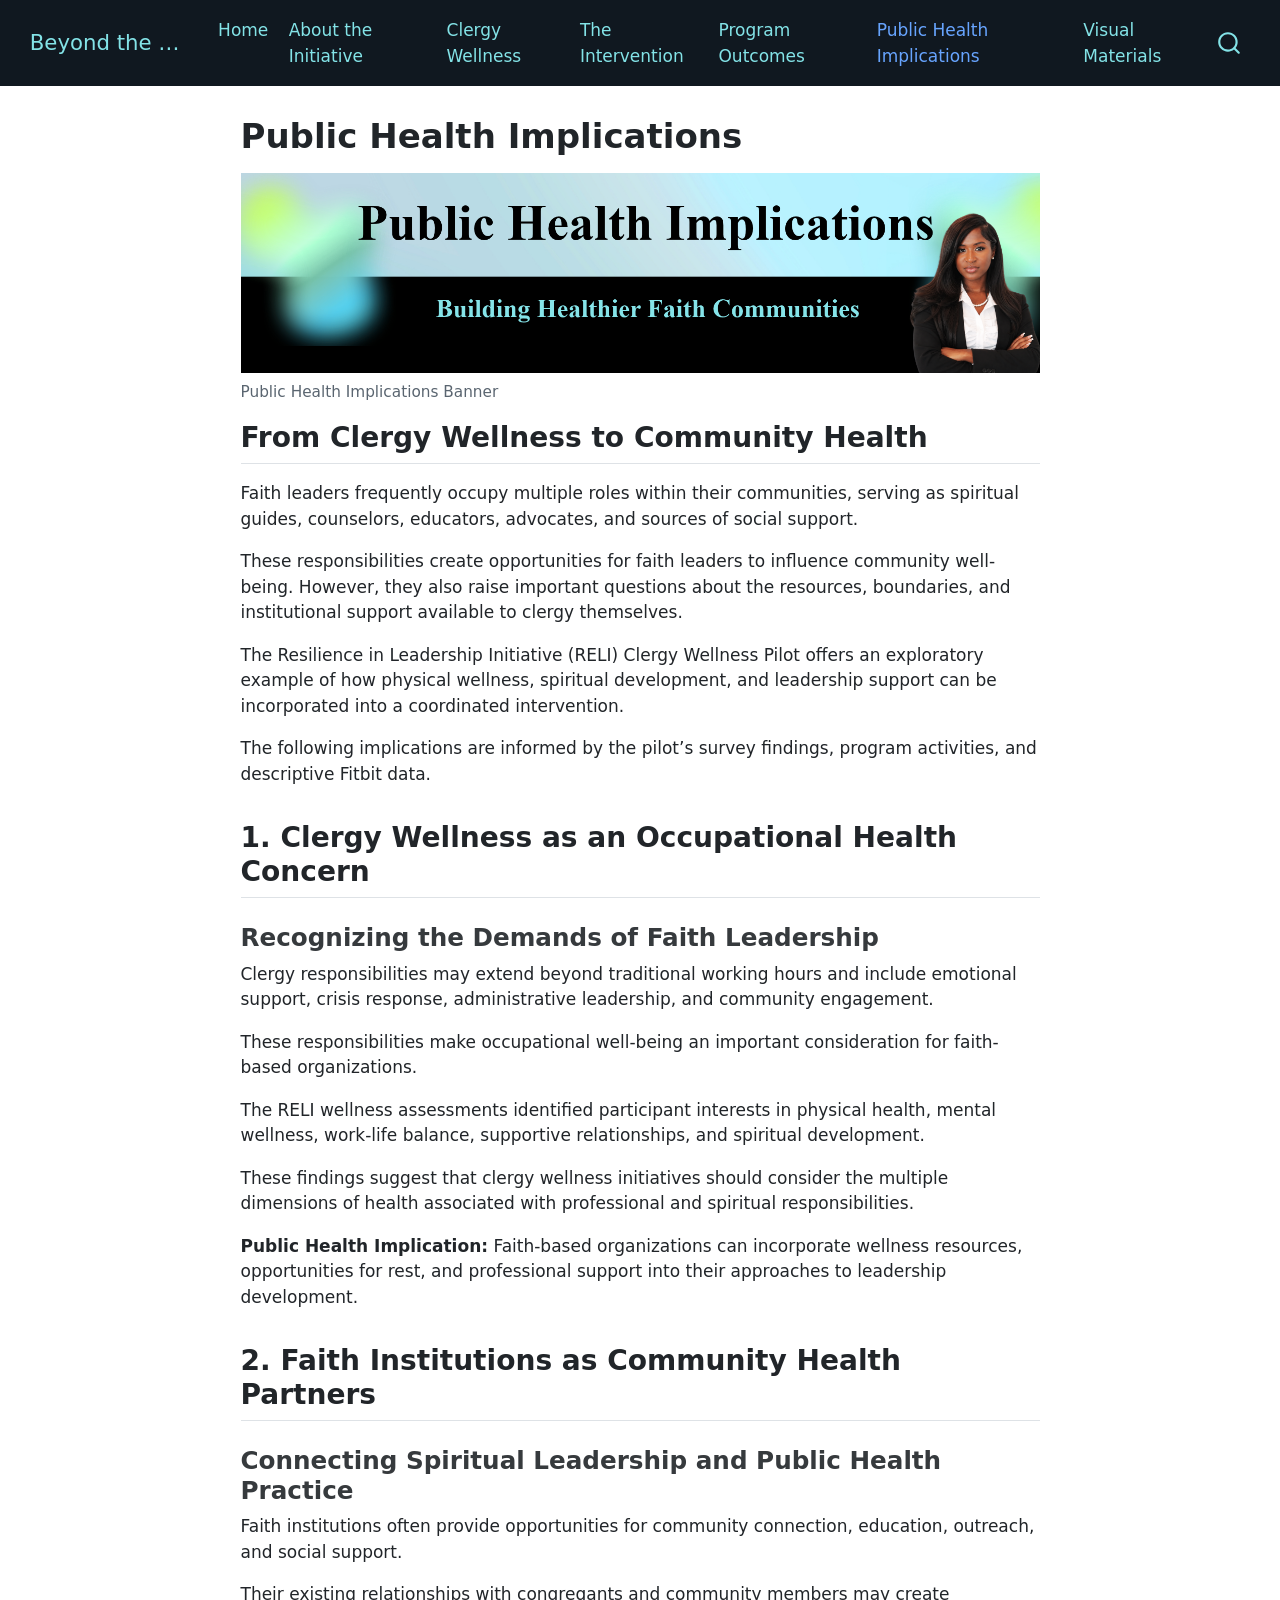
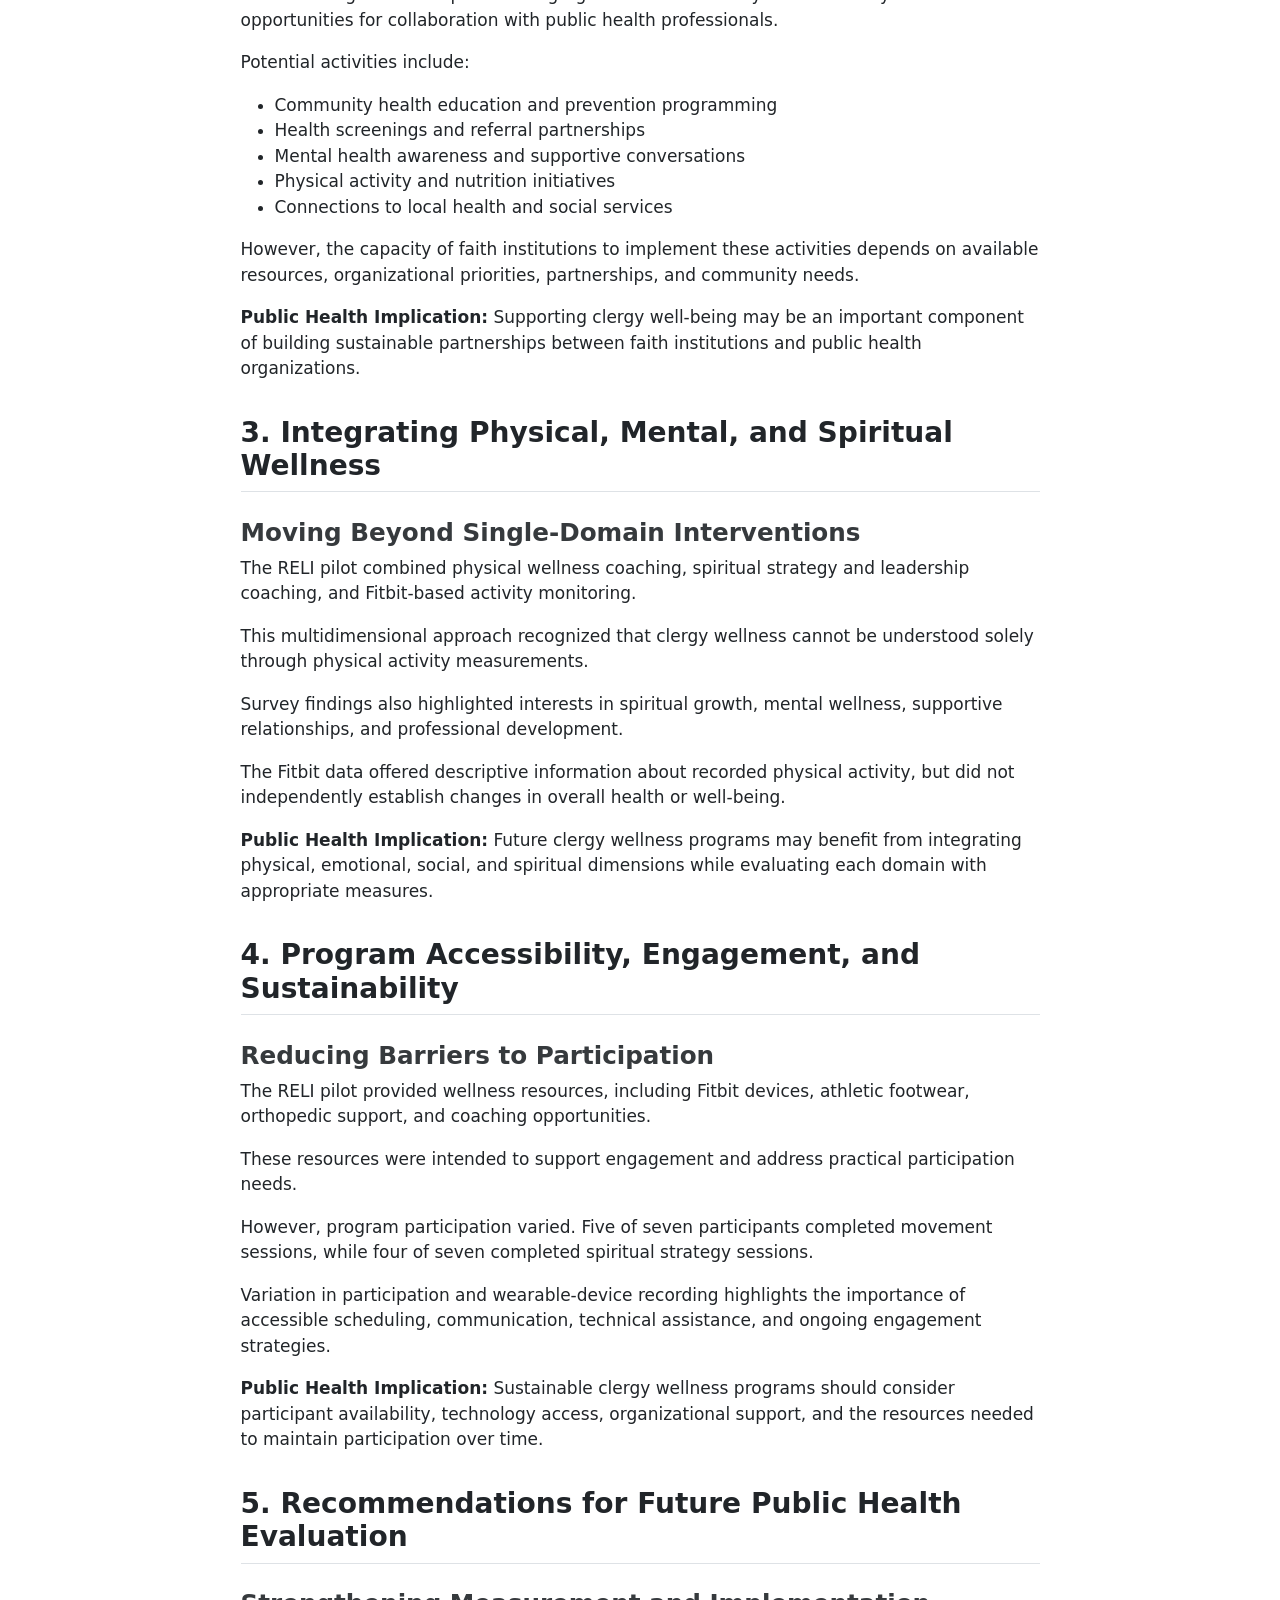
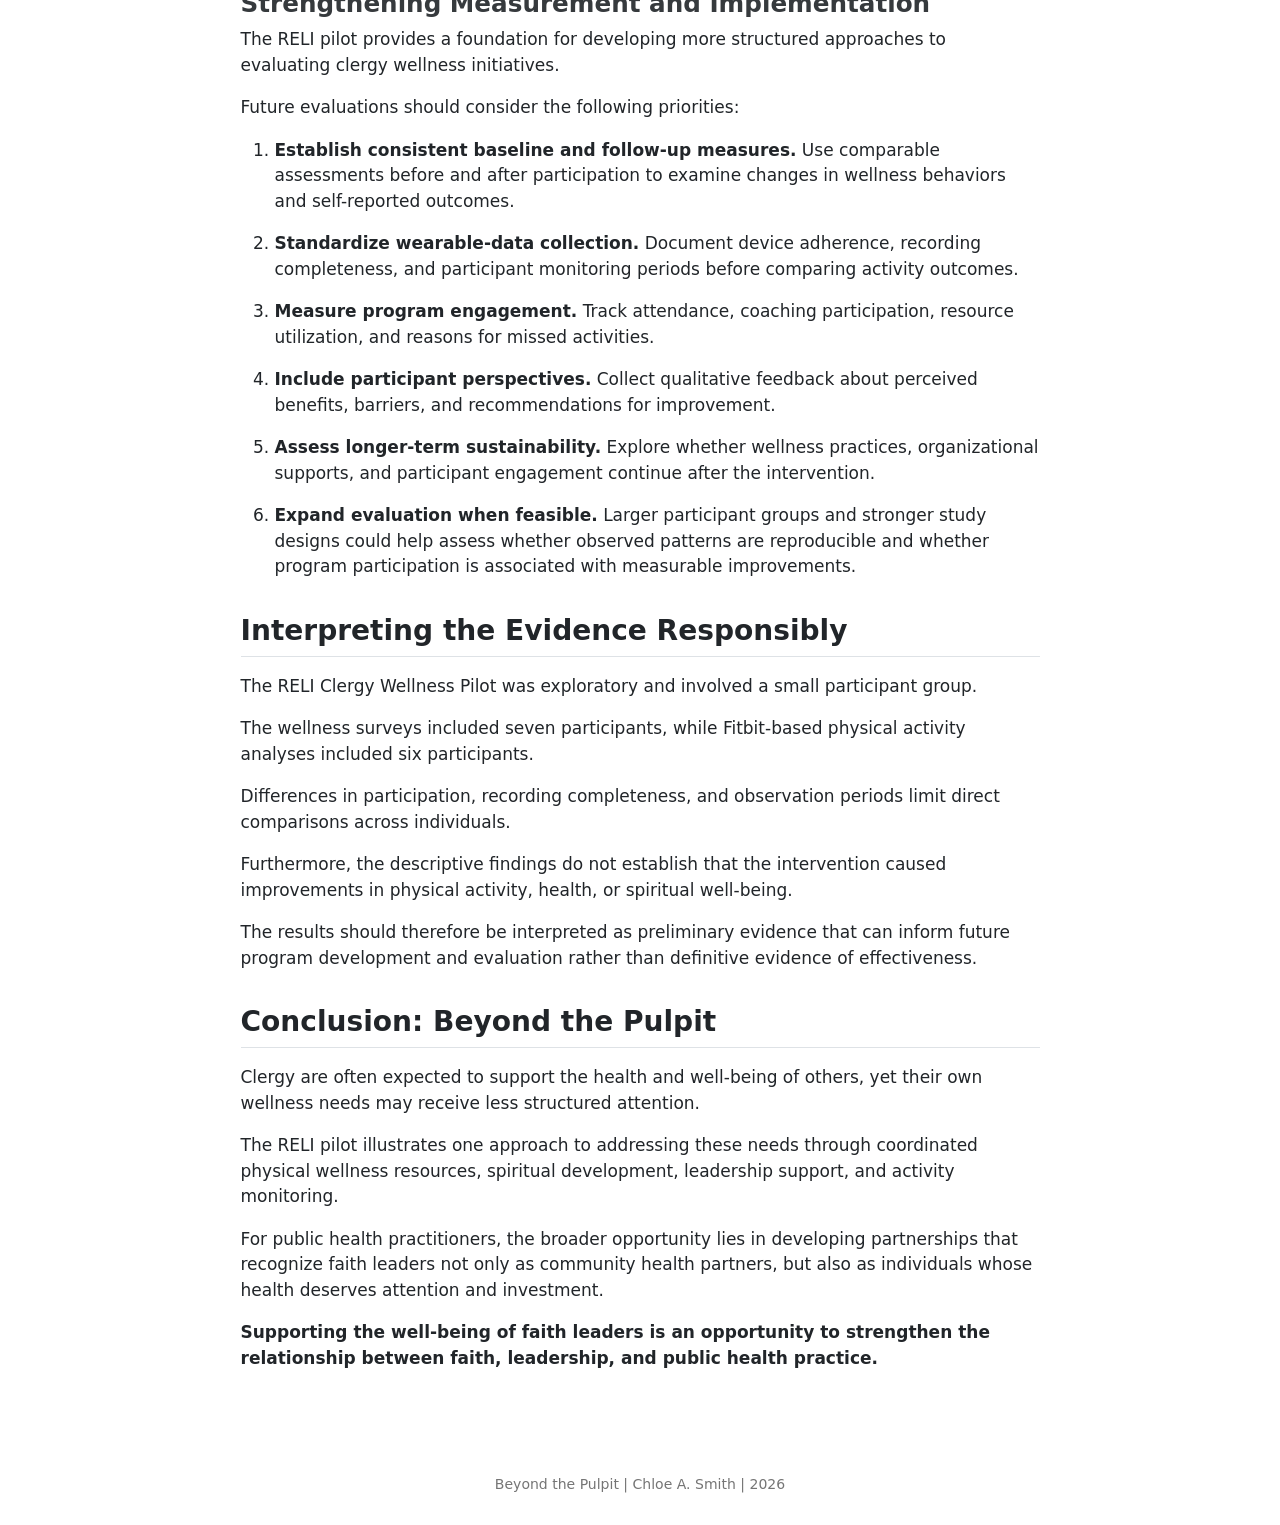
<file: docs/Implications/implications.html>
<!DOCTYPE html>
<html xmlns="http://www.w3.org/1999/xhtml" lang="en" xml:lang="en"><head>

<meta charset="utf-8">
<meta name="generator" content="quarto-1.9.38">

<meta name="viewport" content="width=device-width, initial-scale=1.0, user-scalable=yes">


<title>Public Health Implications – Beyond the Pulpit</title>
<style>
/* Default styles provided by pandoc.
** See https://pandoc.org/MANUAL.html#variables-for-html for config info.
*/
code{white-space: pre-wrap;}
span.smallcaps{font-variant: small-caps;}
div.columns{display: flex; gap: min(4vw, 1.5em);}
div.column{flex: auto; overflow-x: auto;}
div.hanging-indent{margin-left: 1.5em; text-indent: -1.5em;}
ul.task-list{list-style: none;}
ul.task-list li input[type="checkbox"] {
  width: 0.8em;
  margin: 0 0.8em 0.2em -1em; /* quarto-specific, see https://github.com/quarto-dev/quarto-cli/issues/4556 */ 
  vertical-align: middle;
}
</style>


<script src="../site_libs/quarto-nav/quarto-nav.js"></script>
<script src="../site_libs/quarto-nav/headroom.min.js"></script>
<script src="../site_libs/clipboard/clipboard.min.js"></script>
<script src="../site_libs/quarto-search/autocomplete.umd.js"></script>
<script src="../site_libs/quarto-search/fuse.min.js"></script>
<script src="../site_libs/quarto-search/quarto-search.js"></script>
<meta name="quarto:offset" content="../">
<script src="../site_libs/quarto-html/quarto.js" type="module"></script>
<script src="../site_libs/quarto-html/tabsets/tabsets.js" type="module"></script>
<script src="../site_libs/quarto-html/popper.min.js"></script>
<script src="../site_libs/quarto-html/tippy.umd.min.js"></script>
<script src="../site_libs/quarto-html/anchor.min.js"></script>
<link href="../site_libs/quarto-html/tippy.css" rel="stylesheet">
<link href="../site_libs/quarto-html/quarto-syntax-highlighting-15634bcf2e68342d4ad2dfa704d543f6.css" rel="stylesheet" id="quarto-text-highlighting-styles">
<script src="../site_libs/bootstrap/bootstrap.min.js"></script>
<link href="../site_libs/bootstrap/bootstrap-icons.css" rel="stylesheet">
<link href="../site_libs/bootstrap/bootstrap-625880706a9f51ffbf004a11ac6f3d21.min.css" rel="stylesheet" append-hash="true" id="quarto-bootstrap" data-mode="light">
<script id="quarto-search-options" type="application/json">{
  "location": "navbar",
  "copy-button": false,
  "collapse-after": 3,
  "panel-placement": "end",
  "type": "overlay",
  "limit": 50,
  "keyboard-shortcut": [
    "f",
    "/",
    "s"
  ],
  "show-item-context": false,
  "language": {
    "search-no-results-text": "No results",
    "search-matching-documents-text": "matching documents",
    "search-copy-link-title": "Copy link to search",
    "search-hide-matches-text": "Hide additional matches",
    "search-more-match-text": "more match in this document",
    "search-more-matches-text": "more matches in this document",
    "search-clear-button-title": "Clear",
    "search-text-placeholder": "",
    "search-detached-cancel-button-title": "Cancel",
    "search-submit-button-title": "Submit",
    "search-label": "Search"
  }
}</script>


</head>

<body class="nav-fixed fullcontent quarto-light">

<div id="quarto-search-results"></div>
  <header id="quarto-header" class="headroom fixed-top">
    <nav class="navbar navbar-expand-lg " data-bs-theme="dark">
      <div class="navbar-container container-fluid">
      <div class="navbar-brand-container mx-auto">
    <a class="navbar-brand" href="../index.html">
    <span class="navbar-title">Beyond the Pulpit</span>
    </a>
  </div>
            <div id="quarto-search" class="" title="Search"></div>
          <button class="navbar-toggler" type="button" data-bs-toggle="collapse" data-bs-target="#navbarCollapse" aria-controls="navbarCollapse" role="menu" aria-expanded="false" aria-label="Toggle navigation" onclick="if (window.quartoToggleHeadroom) { window.quartoToggleHeadroom(); }">
  <span class="navbar-toggler-icon"></span>
</button>
          <div class="collapse navbar-collapse" id="navbarCollapse">
            <ul class="navbar-nav navbar-nav-scroll me-auto">
  <li class="nav-item">
    <a class="nav-link" href="../index.html"> 
<span class="menu-text">Home</span></a>
  </li>  
  <li class="nav-item">
    <a class="nav-link" href="../about.html"> 
<span class="menu-text">About the Initiative</span></a>
  </li>  
  <li class="nav-item">
    <a class="nav-link" href="../Wellness.html"> 
<span class="menu-text">Clergy Wellness</span></a>
  </li>  
  <li class="nav-item">
    <a class="nav-link" href="../intervention.html"> 
<span class="menu-text">The Intervention</span></a>
  </li>  
  <li class="nav-item">
    <a class="nav-link" href="../outcomes.html"> 
<span class="menu-text">Program Outcomes</span></a>
  </li>  
  <li class="nav-item">
    <a class="nav-link active" href="../Implications/implications.html" aria-current="page"> 
<span class="menu-text">Public Health Implications</span></a>
  </li>  
  <li class="nav-item">
    <a class="nav-link" href="../visualmaterials.html"> 
<span class="menu-text">Visual Materials</span></a>
  </li>  
</ul>
          </div> <!-- /navcollapse -->
            <div class="quarto-navbar-tools">
</div>
      </div> <!-- /container-fluid -->
    </nav>
</header>
<!-- content -->
<div id="quarto-content" class="quarto-container page-columns page-rows-contents page-layout-article page-navbar">
<!-- sidebar -->
<!-- margin-sidebar -->
    
<!-- main -->
<main class="content" id="quarto-document-content"><header id="title-block-header" class="quarto-title-block"><h1 class="title display-7">Public Health Implications</h1></header>

<header id="title-block-header">


</header>


<div class="quarto-figure quarto-figure-center">
<figure class="figure">
<p><img src="../Images/CSmith_RStudioFinal_PublicHealthImplications.png" class="img-fluid figure-img" style="width:100.0%"></p>
<figcaption>Public Health Implications Banner</figcaption>
</figure>
</div>
<section id="from-clergy-wellness-to-community-health" class="level2">
<h2 class="anchored" data-anchor-id="from-clergy-wellness-to-community-health">From Clergy Wellness to Community Health</h2>
<p>Faith leaders frequently occupy multiple roles within their communities, serving as spiritual guides, counselors, educators, advocates, and sources of social support.</p>
<p>These responsibilities create opportunities for faith leaders to influence community well-being. However, they also raise important questions about the resources, boundaries, and institutional support available to clergy themselves.</p>
<p>The Resilience in Leadership Initiative (RELI) Clergy Wellness Pilot offers an exploratory example of how physical wellness, spiritual development, and leadership support can be incorporated into a coordinated intervention.</p>
<p>The following implications are informed by the pilot’s survey findings, program activities, and descriptive Fitbit data.</p>
</section>
<section id="clergy-wellness-as-an-occupational-health-concern" class="level2">
<h2 class="anchored" data-anchor-id="clergy-wellness-as-an-occupational-health-concern">1. Clergy Wellness as an Occupational Health Concern</h2>
<section id="recognizing-the-demands-of-faith-leadership" class="level3">
<h3 class="anchored" data-anchor-id="recognizing-the-demands-of-faith-leadership">Recognizing the Demands of Faith Leadership</h3>
<p>Clergy responsibilities may extend beyond traditional working hours and include emotional support, crisis response, administrative leadership, and community engagement.</p>
<p>These responsibilities make occupational well-being an important consideration for faith-based organizations.</p>
<p>The RELI wellness assessments identified participant interests in physical health, mental wellness, work-life balance, supportive relationships, and spiritual development.</p>
<p>These findings suggest that clergy wellness initiatives should consider the multiple dimensions of health associated with professional and spiritual responsibilities.</p>
<p><strong>Public Health Implication:</strong> Faith-based organizations can incorporate wellness resources, opportunities for rest, and professional support into their approaches to leadership development.</p>
</section>
</section>
<section id="faith-institutions-as-community-health-partners" class="level2">
<h2 class="anchored" data-anchor-id="faith-institutions-as-community-health-partners">2. Faith Institutions as Community Health Partners</h2>
<section id="connecting-spiritual-leadership-and-public-health-practice" class="level3">
<h3 class="anchored" data-anchor-id="connecting-spiritual-leadership-and-public-health-practice">Connecting Spiritual Leadership and Public Health Practice</h3>
<p>Faith institutions often provide opportunities for community connection, education, outreach, and social support.</p>
<p>Their existing relationships with congregants and community members may create opportunities for collaboration with public health professionals.</p>
<p>Potential activities include:</p>
<ul>
<li>Community health education and prevention programming</li>
<li>Health screenings and referral partnerships</li>
<li>Mental health awareness and supportive conversations</li>
<li>Physical activity and nutrition initiatives</li>
<li>Connections to local health and social services</li>
</ul>
<p>However, the capacity of faith institutions to implement these activities depends on available resources, organizational priorities, partnerships, and community needs.</p>
<p><strong>Public Health Implication:</strong> Supporting clergy well-being may be an important component of building sustainable partnerships between faith institutions and public health organizations.</p>
</section>
</section>
<section id="integrating-physical-mental-and-spiritual-wellness" class="level2">
<h2 class="anchored" data-anchor-id="integrating-physical-mental-and-spiritual-wellness">3. Integrating Physical, Mental, and Spiritual Wellness</h2>
<section id="moving-beyond-single-domain-interventions" class="level3">
<h3 class="anchored" data-anchor-id="moving-beyond-single-domain-interventions">Moving Beyond Single-Domain Interventions</h3>
<p>The RELI pilot combined physical wellness coaching, spiritual strategy and leadership coaching, and Fitbit-based activity monitoring.</p>
<p>This multidimensional approach recognized that clergy wellness cannot be understood solely through physical activity measurements.</p>
<p>Survey findings also highlighted interests in spiritual growth, mental wellness, supportive relationships, and professional development.</p>
<p>The Fitbit data offered descriptive information about recorded physical activity, but did not independently establish changes in overall health or well-being.</p>
<p><strong>Public Health Implication:</strong> Future clergy wellness programs may benefit from integrating physical, emotional, social, and spiritual dimensions while evaluating each domain with appropriate measures.</p>
</section>
</section>
<section id="program-accessibility-engagement-and-sustainability" class="level2">
<h2 class="anchored" data-anchor-id="program-accessibility-engagement-and-sustainability">4. Program Accessibility, Engagement, and Sustainability</h2>
<section id="reducing-barriers-to-participation" class="level3">
<h3 class="anchored" data-anchor-id="reducing-barriers-to-participation">Reducing Barriers to Participation</h3>
<p>The RELI pilot provided wellness resources, including Fitbit devices, athletic footwear, orthopedic support, and coaching opportunities.</p>
<p>These resources were intended to support engagement and address practical participation needs.</p>
<p>However, program participation varied. Five of seven participants completed movement sessions, while four of seven completed spiritual strategy sessions.</p>
<p>Variation in participation and wearable-device recording highlights the importance of accessible scheduling, communication, technical assistance, and ongoing engagement strategies.</p>
<p><strong>Public Health Implication:</strong> Sustainable clergy wellness programs should consider participant availability, technology access, organizational support, and the resources needed to maintain participation over time.</p>
</section>
</section>
<section id="recommendations-for-future-public-health-evaluation" class="level2">
<h2 class="anchored" data-anchor-id="recommendations-for-future-public-health-evaluation">5. Recommendations for Future Public Health Evaluation</h2>
<section id="strengthening-measurement-and-implementation" class="level3">
<h3 class="anchored" data-anchor-id="strengthening-measurement-and-implementation">Strengthening Measurement and Implementation</h3>
<p>The RELI pilot provides a foundation for developing more structured approaches to evaluating clergy wellness initiatives.</p>
<p>Future evaluations should consider the following priorities:</p>
<ol type="1">
<li><p><strong>Establish consistent baseline and follow-up measures.</strong> Use comparable assessments before and after participation to examine changes in wellness behaviors and self-reported outcomes.</p></li>
<li><p><strong>Standardize wearable-data collection.</strong> Document device adherence, recording completeness, and participant monitoring periods before comparing activity outcomes.</p></li>
<li><p><strong>Measure program engagement.</strong> Track attendance, coaching participation, resource utilization, and reasons for missed activities.</p></li>
<li><p><strong>Include participant perspectives.</strong> Collect qualitative feedback about perceived benefits, barriers, and recommendations for improvement.</p></li>
<li><p><strong>Assess longer-term sustainability.</strong> Explore whether wellness practices, organizational supports, and participant engagement continue after the intervention.</p></li>
<li><p><strong>Expand evaluation when feasible.</strong> Larger participant groups and stronger study designs could help assess whether observed patterns are reproducible and whether program participation is associated with measurable improvements.</p></li>
</ol>
</section>
</section>
<section id="interpreting-the-evidence-responsibly" class="level2">
<h2 class="anchored" data-anchor-id="interpreting-the-evidence-responsibly">Interpreting the Evidence Responsibly</h2>
<p>The RELI Clergy Wellness Pilot was exploratory and involved a small participant group.</p>
<p>The wellness surveys included seven participants, while Fitbit-based physical activity analyses included six participants.</p>
<p>Differences in participation, recording completeness, and observation periods limit direct comparisons across individuals.</p>
<p>Furthermore, the descriptive findings do not establish that the intervention caused improvements in physical activity, health, or spiritual well-being.</p>
<p>The results should therefore be interpreted as preliminary evidence that can inform future program development and evaluation rather than definitive evidence of effectiveness.</p>
</section>
<section id="conclusion-beyond-the-pulpit" class="level2">
<h2 class="anchored" data-anchor-id="conclusion-beyond-the-pulpit">Conclusion: Beyond the Pulpit</h2>
<p>Clergy are often expected to support the health and well-being of others, yet their own wellness needs may receive less structured attention.</p>
<p>The RELI pilot illustrates one approach to addressing these needs through coordinated physical wellness resources, spiritual development, leadership support, and activity monitoring.</p>
<p>For public health practitioners, the broader opportunity lies in developing partnerships that recognize faith leaders not only as community health partners, but also as individuals whose health deserves attention and investment.</p>
<p><strong>Supporting the well-being of faith leaders is an opportunity to strengthen the relationship between faith, leadership, and public health practice.</strong></p>


</section>

</main> <!-- /main -->
<script id="quarto-html-after-body" type="application/javascript">
  window.document.addEventListener("DOMContentLoaded", function (event) {
    const icon = "";
    const anchorJS = new window.AnchorJS();
    anchorJS.options = {
      placement: 'right',
      icon: icon
    };
    anchorJS.add('.anchored');
    const isCodeAnnotation = (el) => {
      for (const clz of el.classList) {
        if (clz.startsWith('code-annotation-')) {                     
          return true;
        }
      }
      return false;
    }
    const onCopySuccess = function(e) {
      // button target
      const button = e.trigger;
      // don't keep focus
      button.blur();
      // flash "checked"
      button.classList.add('code-copy-button-checked');
      var currentTitle = button.getAttribute("title");
      button.setAttribute("title", "Copied!");
      let tooltip;
      if (window.bootstrap) {
        button.setAttribute("data-bs-toggle", "tooltip");
        button.setAttribute("data-bs-placement", "left");
        button.setAttribute("data-bs-title", "Copied!");
        tooltip = new bootstrap.Tooltip(button, 
          { trigger: "manual", 
            customClass: "code-copy-button-tooltip",
            offset: [0, -8]});
        tooltip.show();    
      }
      setTimeout(function() {
        if (tooltip) {
          tooltip.hide();
          button.removeAttribute("data-bs-title");
          button.removeAttribute("data-bs-toggle");
          button.removeAttribute("data-bs-placement");
        }
        button.setAttribute("title", currentTitle);
        button.classList.remove('code-copy-button-checked');
      }, 1000);
      // clear code selection
      e.clearSelection();
    }
    const getTextToCopy = function(trigger) {
      const outerScaffold = trigger.parentElement.cloneNode(true);
      const codeEl = outerScaffold.querySelector('code');
      for (const childEl of codeEl.children) {
        if (isCodeAnnotation(childEl)) {
          childEl.remove();
        }
      }
      return codeEl.innerText;
    }
    const clipboard = new window.ClipboardJS('.code-copy-button:not([data-in-quarto-modal])', {
      text: getTextToCopy
    });
    clipboard.on('success', onCopySuccess);
    if (window.document.getElementById('quarto-embedded-source-code-modal')) {
      const clipboardModal = new window.ClipboardJS('.code-copy-button[data-in-quarto-modal]', {
        text: getTextToCopy,
        container: window.document.getElementById('quarto-embedded-source-code-modal')
      });
      clipboardModal.on('success', onCopySuccess);
    }
      var localhostRegex = new RegExp(/^(?:http|https):\/\/localhost\:?[0-9]*\//);
      var mailtoRegex = new RegExp(/^mailto:/);
        var filterRegex = new RegExp('/' + window.location.host + '/');
      var isInternal = (href) => {
          return filterRegex.test(href) || localhostRegex.test(href) || mailtoRegex.test(href);
      }
      // Inspect non-navigation links and adorn them if external
     var links = window.document.querySelectorAll('a[href]:not(.nav-link):not(.navbar-brand):not(.toc-action):not(.sidebar-link):not(.sidebar-item-toggle):not(.pagination-link):not(.no-external):not([aria-hidden]):not(.dropdown-item):not(.quarto-navigation-tool):not(.about-link)');
      for (var i=0; i<links.length; i++) {
        const link = links[i];
        if (!isInternal(link.href)) {
          // undo the damage that might have been done by quarto-nav.js in the case of
          // links that we want to consider external
          if (link.dataset.originalHref !== undefined) {
            link.href = link.dataset.originalHref;
          }
        }
      }
    function tippyHover(el, contentFn, onTriggerFn, onUntriggerFn) {
      const config = {
        allowHTML: true,
        maxWidth: 500,
        delay: 100,
        arrow: false,
        appendTo: function(el) {
            return el.parentElement;
        },
        interactive: true,
        interactiveBorder: 10,
        theme: 'quarto',
        placement: 'bottom-start',
      };
      if (contentFn) {
        config.content = contentFn;
      }
      if (onTriggerFn) {
        config.onTrigger = onTriggerFn;
      }
      if (onUntriggerFn) {
        config.onUntrigger = onUntriggerFn;
      }
      window.tippy(el, config); 
    }
    const noterefs = window.document.querySelectorAll('a[role="doc-noteref"]');
    for (var i=0; i<noterefs.length; i++) {
      const ref = noterefs[i];
      tippyHover(ref, function() {
        // use id or data attribute instead here
        let href = ref.getAttribute('data-footnote-href') || ref.getAttribute('href');
        try { href = new URL(href).hash; } catch {}
        const id = href.replace(/^#\/?/, "");
        const note = window.document.getElementById(id);
        if (note) {
          return note.innerHTML;
        } else {
          return "";
        }
      });
    }
    const xrefs = window.document.querySelectorAll('a.quarto-xref');
    const processXRef = (id, note) => {
      // Strip column container classes
      const stripColumnClz = (el) => {
        el.classList.remove("page-full", "page-columns");
        if (el.children) {
          for (const child of el.children) {
            stripColumnClz(child);
          }
        }
      }
      stripColumnClz(note)
      if (id === null || id.startsWith('sec-')) {
        // Special case sections, only their first couple elements
        const container = document.createElement("div");
        if (note.children && note.children.length > 2) {
          container.appendChild(note.children[0].cloneNode(true));
          for (let i = 1; i < note.children.length; i++) {
            const child = note.children[i];
            if (child.tagName === "P" && child.innerText === "") {
              continue;
            } else {
              container.appendChild(child.cloneNode(true));
              break;
            }
          }
          if (window.Quarto?.typesetMath) {
            window.Quarto.typesetMath(container);
          }
          return container.innerHTML
        } else {
          if (window.Quarto?.typesetMath) {
            window.Quarto.typesetMath(note);
          }
          return note.innerHTML;
        }
      } else {
        // Remove any anchor links if they are present
        const anchorLink = note.querySelector('a.anchorjs-link');
        if (anchorLink) {
          anchorLink.remove();
        }
        if (window.Quarto?.typesetMath) {
          window.Quarto.typesetMath(note);
        }
        if (note.classList.contains("callout")) {
          return note.outerHTML;
        } else {
          return note.innerHTML;
        }
      }
    }
    for (var i=0; i<xrefs.length; i++) {
      const xref = xrefs[i];
      tippyHover(xref, undefined, function(instance) {
        instance.disable();
        let url = xref.getAttribute('href');
        let hash = undefined; 
        if (url.startsWith('#')) {
          hash = url;
        } else {
          try { hash = new URL(url).hash; } catch {}
        }
        if (hash) {
          const id = hash.replace(/^#\/?/, "");
          const note = window.document.getElementById(id);
          if (note !== null) {
            try {
              const html = processXRef(id, note.cloneNode(true));
              instance.setContent(html);
            } finally {
              instance.enable();
              instance.show();
            }
          } else {
            // See if we can fetch this
            fetch(url.split('#')[0])
            .then(res => res.text())
            .then(html => {
              const parser = new DOMParser();
              const htmlDoc = parser.parseFromString(html, "text/html");
              const note = htmlDoc.getElementById(id);
              if (note !== null) {
                const html = processXRef(id, note);
                instance.setContent(html);
              } 
            }).finally(() => {
              instance.enable();
              instance.show();
            });
          }
        } else {
          // See if we can fetch a full url (with no hash to target)
          // This is a special case and we should probably do some content thinning / targeting
          fetch(url)
          .then(res => res.text())
          .then(html => {
            const parser = new DOMParser();
            const htmlDoc = parser.parseFromString(html, "text/html");
            const note = htmlDoc.querySelector('main.content');
            if (note !== null) {
              // This should only happen for chapter cross references
              // (since there is no id in the URL)
              // remove the first header
              if (note.children.length > 0 && note.children[0].tagName === "HEADER") {
                note.children[0].remove();
              }
              const html = processXRef(null, note);
              instance.setContent(html);
            } 
          }).finally(() => {
            instance.enable();
            instance.show();
          });
        }
      }, function(instance) {
      });
    }
        let selectedAnnoteEl;
        const selectorForAnnotation = ( cell, annotation) => {
          let cellAttr = 'data-code-cell="' + cell + '"';
          let lineAttr = 'data-code-annotation="' +  annotation + '"';
          const selector = 'span[' + cellAttr + '][' + lineAttr + ']';
          return selector;
        }
        const selectCodeLines = (annoteEl) => {
          const doc = window.document;
          const targetCell = annoteEl.getAttribute("data-target-cell");
          const targetAnnotation = annoteEl.getAttribute("data-target-annotation");
          const annoteSpan = window.document.querySelector(selectorForAnnotation(targetCell, targetAnnotation));
          const lines = annoteSpan.getAttribute("data-code-lines").split(",");
          const lineIds = lines.map((line) => {
            return targetCell + "-" + line;
          })
          let top = null;
          let height = null;
          let parent = null;
          if (lineIds.length > 0) {
              //compute the position of the single el (top and bottom and make a div)
              const el = window.document.getElementById(lineIds[0]);
              top = el.offsetTop;
              height = el.offsetHeight;
              parent = el.parentElement.parentElement;
            if (lineIds.length > 1) {
              const lastEl = window.document.getElementById(lineIds[lineIds.length - 1]);
              const bottom = lastEl.offsetTop + lastEl.offsetHeight;
              height = bottom - top;
            }
            if (top !== null && height !== null && parent !== null) {
              // cook up a div (if necessary) and position it 
              let div = window.document.getElementById("code-annotation-line-highlight");
              if (div === null) {
                div = window.document.createElement("div");
                div.setAttribute("id", "code-annotation-line-highlight");
                div.style.position = 'absolute';
                parent.appendChild(div);
              }
              div.style.top = top - 2 + "px";
              div.style.height = height + 4 + "px";
              div.style.left = 0;
              let gutterDiv = window.document.getElementById("code-annotation-line-highlight-gutter");
              if (gutterDiv === null) {
                gutterDiv = window.document.createElement("div");
                gutterDiv.setAttribute("id", "code-annotation-line-highlight-gutter");
                gutterDiv.style.position = 'absolute';
                const codeCell = window.document.getElementById(targetCell);
                const gutter = codeCell.querySelector('.code-annotation-gutter');
                gutter.appendChild(gutterDiv);
              }
              gutterDiv.style.top = top - 2 + "px";
              gutterDiv.style.height = height + 4 + "px";
            }
            selectedAnnoteEl = annoteEl;
          }
        };
        const unselectCodeLines = () => {
          const elementsIds = ["code-annotation-line-highlight", "code-annotation-line-highlight-gutter"];
          elementsIds.forEach((elId) => {
            const div = window.document.getElementById(elId);
            if (div) {
              div.remove();
            }
          });
          selectedAnnoteEl = undefined;
        };
          // Handle positioning of the toggle
      window.addEventListener(
        "resize",
        throttle(() => {
          elRect = undefined;
          if (selectedAnnoteEl) {
            selectCodeLines(selectedAnnoteEl);
          }
        }, 10)
      );
      function throttle(fn, ms) {
      let throttle = false;
      let timer;
        return (...args) => {
          if(!throttle) { // first call gets through
              fn.apply(this, args);
              throttle = true;
          } else { // all the others get throttled
              if(timer) clearTimeout(timer); // cancel #2
              timer = setTimeout(() => {
                fn.apply(this, args);
                timer = throttle = false;
              }, ms);
          }
        };
      }
        // Attach click handler to the DT
        const annoteDls = window.document.querySelectorAll('dt[data-target-cell]');
        for (const annoteDlNode of annoteDls) {
          annoteDlNode.addEventListener('click', (event) => {
            const clickedEl = event.target;
            if (clickedEl !== selectedAnnoteEl) {
              unselectCodeLines();
              const activeEl = window.document.querySelector('dt[data-target-cell].code-annotation-active');
              if (activeEl) {
                activeEl.classList.remove('code-annotation-active');
              }
              selectCodeLines(clickedEl);
              clickedEl.classList.add('code-annotation-active');
            } else {
              // Unselect the line
              unselectCodeLines();
              clickedEl.classList.remove('code-annotation-active');
            }
          });
        }
    const findCites = (el) => {
      const parentEl = el.parentElement;
      if (parentEl) {
        const cites = parentEl.dataset.cites;
        if (cites) {
          return {
            el,
            cites: cites.split(' ')
          };
        } else {
          return findCites(el.parentElement)
        }
      } else {
        return undefined;
      }
    };
    var bibliorefs = window.document.querySelectorAll('a[role="doc-biblioref"]');
    for (var i=0; i<bibliorefs.length; i++) {
      const ref = bibliorefs[i];
      const citeInfo = findCites(ref);
      if (citeInfo) {
        tippyHover(citeInfo.el, function() {
          var popup = window.document.createElement('div');
          citeInfo.cites.forEach(function(cite) {
            var citeDiv = window.document.createElement('div');
            citeDiv.classList.add('hanging-indent');
            citeDiv.classList.add('csl-entry');
            var biblioDiv = window.document.getElementById('ref-' + cite);
            if (biblioDiv) {
              citeDiv.innerHTML = biblioDiv.innerHTML;
            }
            popup.appendChild(citeDiv);
          });
          return popup.innerHTML;
        });
      }
    }
  });
  </script>
</div> <!-- /content -->
<footer class="footer">
  <div class="nav-footer">
    <div class="nav-footer-left">
      &nbsp;
    </div>   
    <div class="nav-footer-center">
<p>Beyond the Pulpit | Chloe A. Smith | 2026</p>
</div>
    <div class="nav-footer-right">
      &nbsp;
    </div>
  </div>
</footer>




</body></html>
</file>
<file: docs/site_libs/quarto-html/tippy.css>
.tippy-box[data-animation=fade][data-state=hidden]{opacity:0}[data-tippy-root]{max-width:calc(100vw - 10px)}.tippy-box{position:relative;background-color:#333;color:#fff;border-radius:4px;font-size:14px;line-height:1.4;white-space:normal;outline:0;transition-property:transform,visibility,opacity}.tippy-box[data-placement^=top]>.tippy-arrow{bottom:0}.tippy-box[data-placement^=top]>.tippy-arrow:before{bottom:-7px;left:0;border-width:8px 8px 0;border-top-color:initial;transform-origin:center top}.tippy-box[data-placement^=bottom]>.tippy-arrow{top:0}.tippy-box[data-placement^=bottom]>.tippy-arrow:before{top:-7px;left:0;border-width:0 8px 8px;border-bottom-color:initial;transform-origin:center bottom}.tippy-box[data-placement^=left]>.tippy-arrow{right:0}.tippy-box[data-placement^=left]>.tippy-arrow:before{border-width:8px 0 8px 8px;border-left-color:initial;right:-7px;transform-origin:center left}.tippy-box[data-placement^=right]>.tippy-arrow{left:0}.tippy-box[data-placement^=right]>.tippy-arrow:before{left:-7px;border-width:8px 8px 8px 0;border-right-color:initial;transform-origin:center right}.tippy-box[data-inertia][data-state=visible]{transition-timing-function:cubic-bezier(.54,1.5,.38,1.11)}.tippy-arrow{width:16px;height:16px;color:#333}.tippy-arrow:before{content:"";position:absolute;border-color:transparent;border-style:solid}.tippy-content{position:relative;padding:5px 9px;z-index:1}
</file>
<file: docs/site_libs/quarto-html/quarto-syntax-highlighting-15634bcf2e68342d4ad2dfa704d543f6.css>
/* quarto syntax highlight colors */
:root {
  --quarto-hl-ot-color: #003B4F;
  --quarto-hl-at-color: #657422;
  --quarto-hl-ss-color: #20794D;
  --quarto-hl-an-color: #5E5E5E;
  --quarto-hl-fu-color: #4758AB;
  --quarto-hl-st-color: #20794D;
  --quarto-hl-cf-color: #003B4F;
  --quarto-hl-op-color: #5E5E5E;
  --quarto-hl-er-color: #AD0000;
  --quarto-hl-bn-color: #AD0000;
  --quarto-hl-al-color: #AD0000;
  --quarto-hl-va-color: #111111;
  --quarto-hl-bu-color: inherit;
  --quarto-hl-ex-color: inherit;
  --quarto-hl-pp-color: #AD0000;
  --quarto-hl-in-color: #5E5E5E;
  --quarto-hl-vs-color: #20794D;
  --quarto-hl-wa-color: #5E5E5E;
  --quarto-hl-do-color: #5E5E5E;
  --quarto-hl-im-color: #00769E;
  --quarto-hl-ch-color: #20794D;
  --quarto-hl-dt-color: #AD0000;
  --quarto-hl-fl-color: #AD0000;
  --quarto-hl-co-color: #5E5E5E;
  --quarto-hl-cv-color: #5E5E5E;
  --quarto-hl-cn-color: #8f5902;
  --quarto-hl-sc-color: #5E5E5E;
  --quarto-hl-dv-color: #AD0000;
  --quarto-hl-kw-color: #003B4F;
}

/* other quarto variables */
:root {
  --quarto-font-monospace: SFMono-Regular, Menlo, Monaco, Consolas, "Liberation Mono", "Courier New", monospace;
}

/* syntax highlight based on Pandoc's rules */
pre > code.sourceCode > span {
  color: #003B4F;
}

code.sourceCode > span {
  color: #003B4F;
}

div.sourceCode,
div.sourceCode pre.sourceCode {
  color: #003B4F;
}

/* Normal */
code span {
  color: #003B4F;
}

/* Alert */
code span.al {
  color: #AD0000;
  font-style: inherit;
}

/* Annotation */
code span.an {
  color: #5E5E5E;
  font-style: inherit;
}

/* Attribute */
code span.at {
  color: #657422;
  font-style: inherit;
}

/* BaseN */
code span.bn {
  color: #AD0000;
  font-style: inherit;
}

/* BuiltIn */
code span.bu {
  font-style: inherit;
}

/* ControlFlow */
code span.cf {
  color: #003B4F;
  font-weight: bold;
  font-style: inherit;
}

/* Char */
code span.ch {
  color: #20794D;
  font-style: inherit;
}

/* Constant */
code span.cn {
  color: #8f5902;
  font-style: inherit;
}

/* Comment */
code span.co {
  color: #5E5E5E;
  font-style: inherit;
}

/* CommentVar */
code span.cv {
  color: #5E5E5E;
  font-style: italic;
}

/* Documentation */
code span.do {
  color: #5E5E5E;
  font-style: italic;
}

/* DataType */
code span.dt {
  color: #AD0000;
  font-style: inherit;
}

/* DecVal */
code span.dv {
  color: #AD0000;
  font-style: inherit;
}

/* Error */
code span.er {
  color: #AD0000;
  font-style: inherit;
}

/* Extension */
code span.ex {
  font-style: inherit;
}

/* Float */
code span.fl {
  color: #AD0000;
  font-style: inherit;
}

/* Function */
code span.fu {
  color: #4758AB;
  font-style: inherit;
}

/* Import */
code span.im {
  color: #00769E;
  font-style: inherit;
}

/* Information */
code span.in {
  color: #5E5E5E;
  font-style: inherit;
}

/* Keyword */
code span.kw {
  color: #003B4F;
  font-weight: bold;
  font-style: inherit;
}

/* Operator */
code span.op {
  color: #5E5E5E;
  font-style: inherit;
}

/* Other */
code span.ot {
  color: #003B4F;
  font-style: inherit;
}

/* Preprocessor */
code span.pp {
  color: #AD0000;
  font-style: inherit;
}

/* SpecialChar */
code span.sc {
  color: #5E5E5E;
  font-style: inherit;
}

/* SpecialString */
code span.ss {
  color: #20794D;
  font-style: inherit;
}

/* String */
code span.st {
  color: #20794D;
  font-style: inherit;
}

/* Variable */
code span.va {
  color: #111111;
  font-style: inherit;
}

/* VerbatimString */
code span.vs {
  color: #20794D;
  font-style: inherit;
}

/* Warning */
code span.wa {
  color: #5E5E5E;
  font-style: italic;
}

.prevent-inlining {
  content: "</";
}

/*# sourceMappingURL=f23921c56f73e400b49028c9186a1aa0.css.map */
</file>
